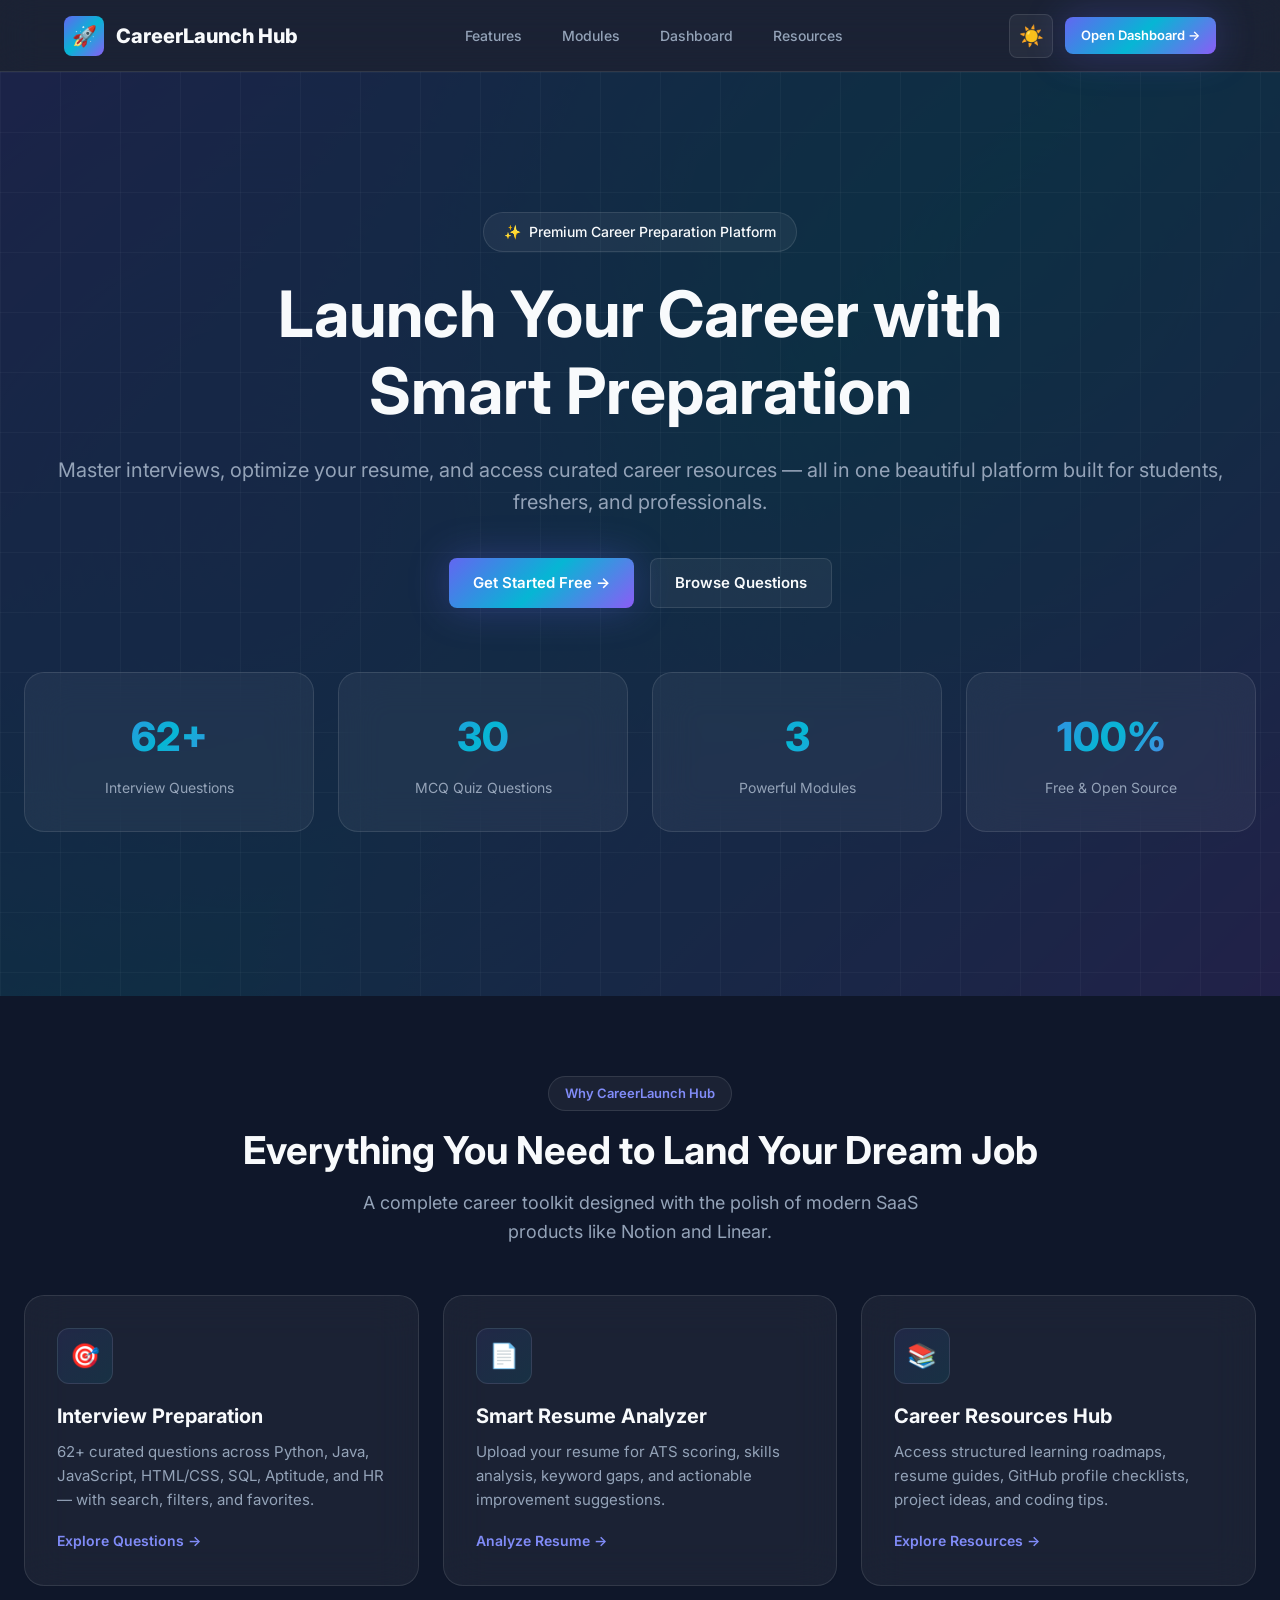
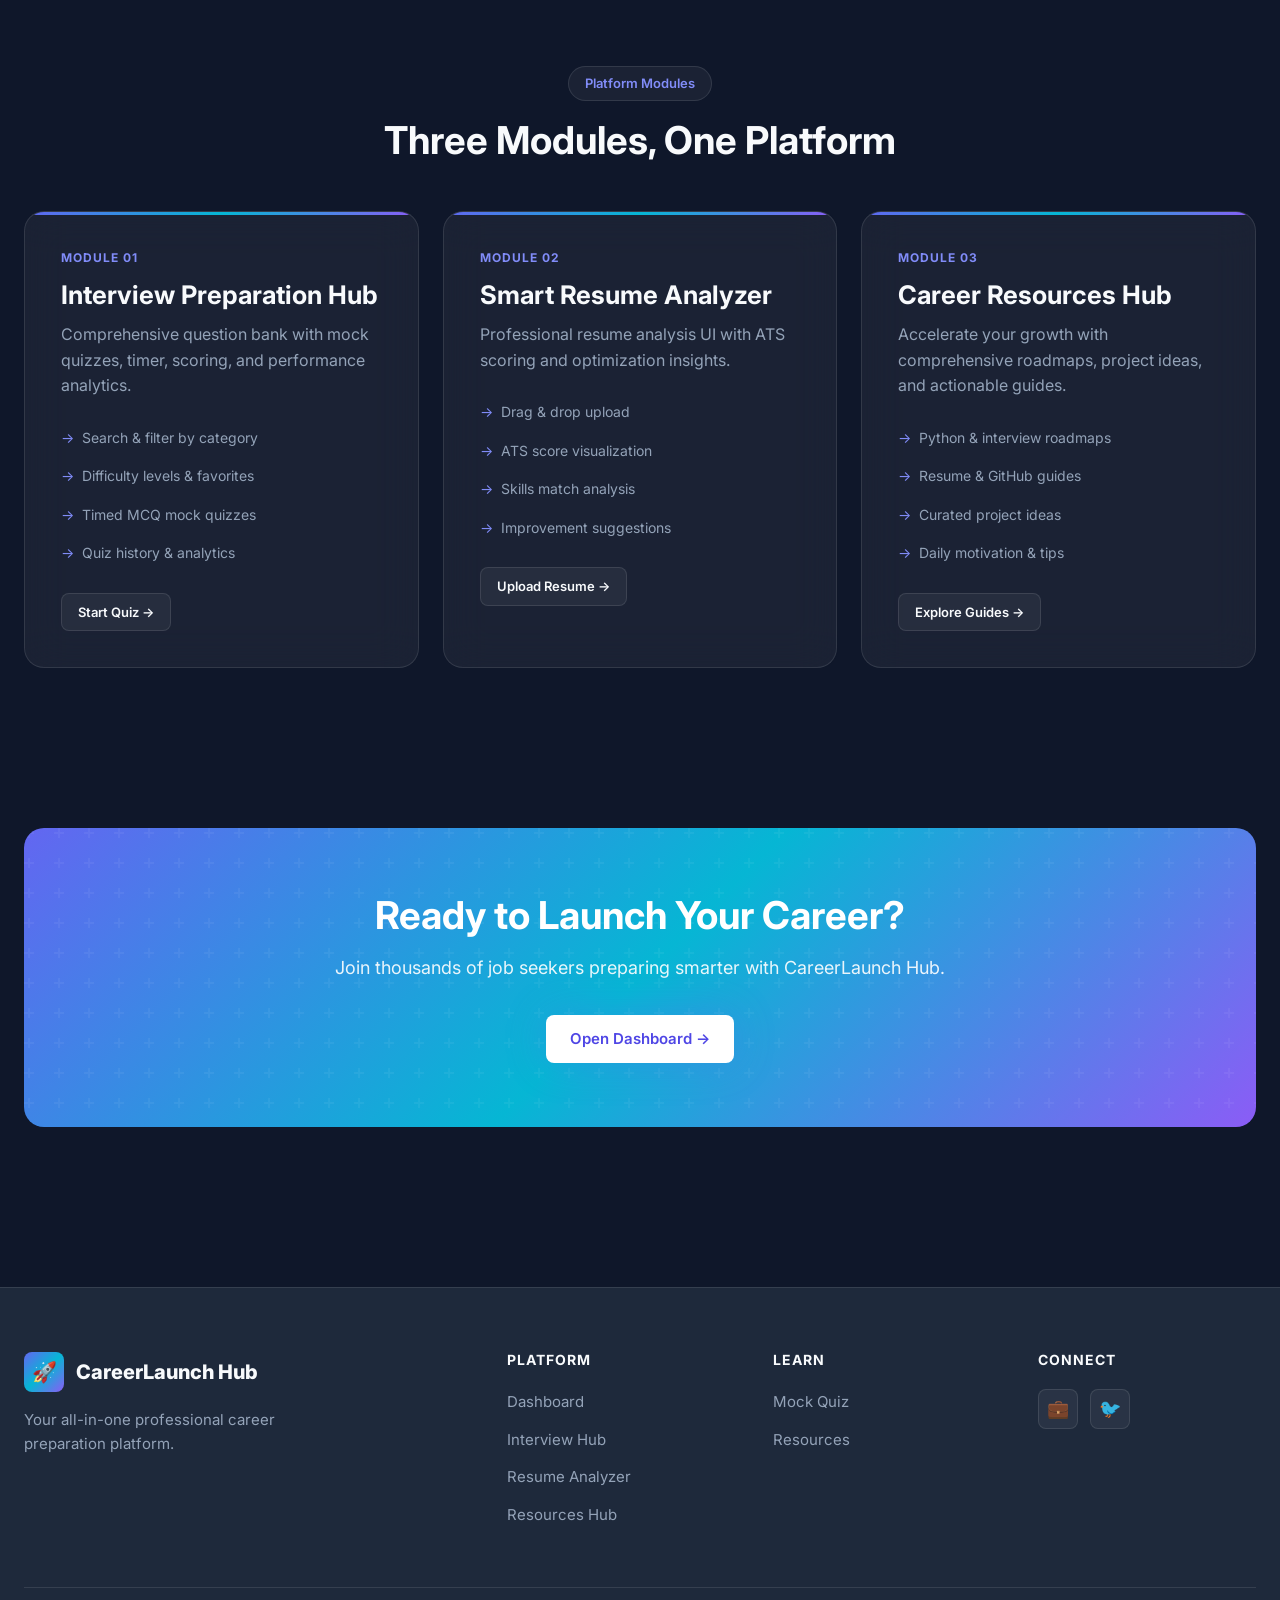
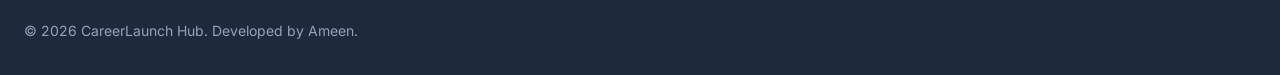
<file: index.html>
<!DOCTYPE html>
<html lang="en">
<head>
  <meta charset="UTF-8">
  <meta name="viewport" content="width=device-width, initial-scale=1.0">
  <meta name="description" content="CareerLaunch Hub - All-in-one career preparation platform with interview prep, smart resume analyzer, and career learning resources.">
  <meta name="keywords" content="career preparation, interview questions, resume analyzer, learning roadmaps, coding tips, mock quiz">
  <title>CareerLaunch Hub | Launch Your Dream Career</title>
  <link rel="preconnect" href="https://fonts.googleapis.com">
  <link rel="preconnect" href="https://fonts.gstatic.com" crossorigin>
  <link href="https://fonts.googleapis.com/css2?family=Inter:wght@400;500;600;700;800&family=JetBrains+Mono:wght@400;500&display=swap" rel="stylesheet">
  <link rel="stylesheet" href="css/style.css">
</head>
<body>
  <div id="loading-screen" class="loading-screen">
    <div class="loader"></div>
    <p class="loader-text">Launching CareerLaunch Hub...</p>
  </div>

  <nav class="navbar landing-nav">
    <div class="navbar-container">
      <a href="index.html" class="navbar-brand">
        <div class="navbar-brand-icon">🚀</div>
        <span>CareerLaunch Hub</span>
      </a>
      <ul class="navbar-nav">
        <li><a href="#features" class="nav-link">Features</a></li>
        <li><a href="#modules" class="nav-link">Modules</a></li>
        <li><a href="dashboard.html" class="nav-link">Dashboard</a></li>
        <li><a href="resources.html" class="nav-link">Resources</a></li>
      </ul>
      <div class="navbar-actions">
        <button id="theme-toggle" class="theme-toggle" aria-label="Toggle theme">☀️</button>
        <a href="dashboard.html" class="btn btn-primary btn-sm">Open Dashboard →</a>
        <button id="menu-toggle" class="menu-toggle" aria-label="Toggle menu">
          <span></span><span></span><span></span>
        </button>
      </div>
    </div>
  </nav>

  <main>
    <section class="landing-hero">
      <div class="hero-bg"></div>
      <div class="hero-grid"></div>
      <div class="container">
        <div class="hero-badge"><span>✨</span> Premium Career Preparation Platform</div>
        <h1>Launch Your Career with <span>Smart</span> Preparation</h1>
        <p class="hero-description">
          Master interviews, optimize your resume, and access curated career resources —
          all in one beautiful platform built for students, freshers, and professionals.
        </p>
        <div class="hero-actions">
          <a href="dashboard.html" class="btn btn-primary">Get Started Free →</a>
          <a href="interview.html" class="btn btn-secondary">Browse Questions</a>
        </div>

        <div class="landing-stats">
          <div class="landing-stat glass-card">
            <div class="landing-stat-value">62+</div>
            <div class="landing-stat-label">Interview Questions</div>
          </div>
          <div class="landing-stat glass-card">
            <div class="landing-stat-value">30</div>
            <div class="landing-stat-label">MCQ Quiz Questions</div>
          </div>
          <div class="landing-stat glass-card">
            <div class="landing-stat-value">3</div>
            <div class="landing-stat-label">Powerful Modules</div>
          </div>
          <div class="landing-stat glass-card">
            <div class="landing-stat-value">100%</div>
            <div class="landing-stat-label">Free & Open Source</div>
          </div>
        </div>
      </div>
    </section>

    <section id="features" class="section">
      <div class="container">
        <div class="section-header">
          <span class="section-badge">Why CareerLaunch Hub</span>
          <h2>Everything You Need to Land Your Dream Job</h2>
          <p>A complete career toolkit designed with the polish of modern SaaS products like Notion and Linear.</p>
        </div>
        <div class="features-grid">
          <div class="feature-card glass-card">
            <div class="feature-icon">🎯</div>
            <h3>Interview Preparation</h3>
            <p>62+ curated questions across Python, Java, JavaScript, HTML/CSS, SQL, Aptitude, and HR — with search, filters, and favorites.</p>
            <a href="interview.html" class="feature-link">Explore Questions →</a>
          </div>
          <div class="feature-card glass-card">
            <div class="feature-icon">📄</div>
            <h3>Smart Resume Analyzer</h3>
            <p>Upload your resume for ATS scoring, skills analysis, keyword gaps, and actionable improvement suggestions.</p>
            <a href="resume-analyzer.html" class="feature-link">Analyze Resume →</a>
          </div>
          <div class="feature-card glass-card">
            <div class="feature-icon">📚</div>
            <h3>Career Resources Hub</h3>
            <p>Access structured learning roadmaps, resume guides, GitHub profile checklists, project ideas, and coding tips.</p>
            <a href="resources.html" class="feature-link">Explore Resources →</a>
          </div>
        </div>
      </div>
    </section>

    <section id="modules" class="section" style="padding-top: 0;">
      <div class="container">
        <div class="section-header">
          <span class="section-badge">Platform Modules</span>
          <h2>Three Modules, One Platform</h2>
        </div>
        <div class="landing-modules">
          <div class="module-card glass-card">
            <div class="module-number">Module 01</div>
            <h3>Interview Preparation Hub</h3>
            <p>Comprehensive question bank with mock quizzes, timer, scoring, and performance analytics.</p>
            <ul class="module-features">
              <li>Search & filter by category</li>
              <li>Difficulty levels & favorites</li>
              <li>Timed MCQ mock quizzes</li>
              <li>Quiz history & analytics</li>
            </ul>
            <a href="quiz.html" class="btn btn-secondary btn-sm">Start Quiz →</a>
          </div>
          <div class="module-card glass-card">
            <div class="module-number">Module 02</div>
            <h3>Smart Resume Analyzer</h3>
            <p>Professional resume analysis UI with ATS scoring and optimization insights.</p>
            <ul class="module-features">
              <li>Drag & drop upload</li>
              <li>ATS score visualization</li>
              <li>Skills match analysis</li>
              <li>Improvement suggestions</li>
            </ul>
            <a href="resume-analyzer.html" class="btn btn-secondary btn-sm">Upload Resume →</a>
          </div>
          <div class="module-card glass-card">
            <div class="module-number">Module 03</div>
            <h3>Career Resources Hub</h3>
            <p>Accelerate your growth with comprehensive roadmaps, project ideas, and actionable guides.</p>
            <ul class="module-features">
              <li>Python & interview roadmaps</li>
              <li>Resume & GitHub guides</li>
              <li>Curated project ideas</li>
              <li>Daily motivation & tips</li>
            </ul>
            <a href="resources.html" class="btn btn-secondary btn-sm">Explore Guides →</a>
          </div>
        </div>
      </div>
    </section>

    <section class="cta-section">
      <div class="container">
        <div class="cta-card glass-card">
          <h2>Ready to Launch Your Career?</h2>
          <p>Join thousands of job seekers preparing smarter with CareerLaunch Hub.</p>
          <a href="dashboard.html" class="btn btn-primary">Open Dashboard →</a>
        </div>
      </div>
    </section>
  </main>

  <footer class="footer">
    <div class="container">
      <div class="footer-grid">
        <div class="footer-brand">
          <a href="index.html" class="navbar-brand">
            <div class="navbar-brand-icon">🚀</div>
            <span>CareerLaunch Hub</span>
          </a>
          <p>Your all-in-one professional career preparation platform.</p>
        </div>
        <div>
          <h4 class="footer-heading">Platform</h4>
          <ul class="footer-links">
            <li><a href="dashboard.html">Dashboard</a></li>
            <li><a href="interview.html">Interview Hub</a></li>
            <li><a href="resume-analyzer.html">Resume Analyzer</a></li>
            <li><a href="resources.html">Resources Hub</a></li>
          </ul>
        </div>
        <div>
          <h4 class="footer-heading">Learn</h4>
          <ul class="footer-links">
            <li><a href="quiz.html">Mock Quiz</a></li>
            <li><a href="resources.html">Resources</a></li>
          </ul>
        </div>
        <div>
          <h4 class="footer-heading">Connect</h4>
          <div class="social-links">
            <a href="#" class="social-link" aria-label="LinkedIn">💼</a>
            <a href="#" class="social-link" aria-label="Twitter">🐦</a>
          </div>
        </div>
      </div>
      <div class="footer-bottom">
        <p>&copy; 2026 CareerLaunch Hub. Developed by Ameen.</p>
      </div>
    </div>
  </footer>

  <script src="js/app.js"></script>
</body>
</html>
</file>
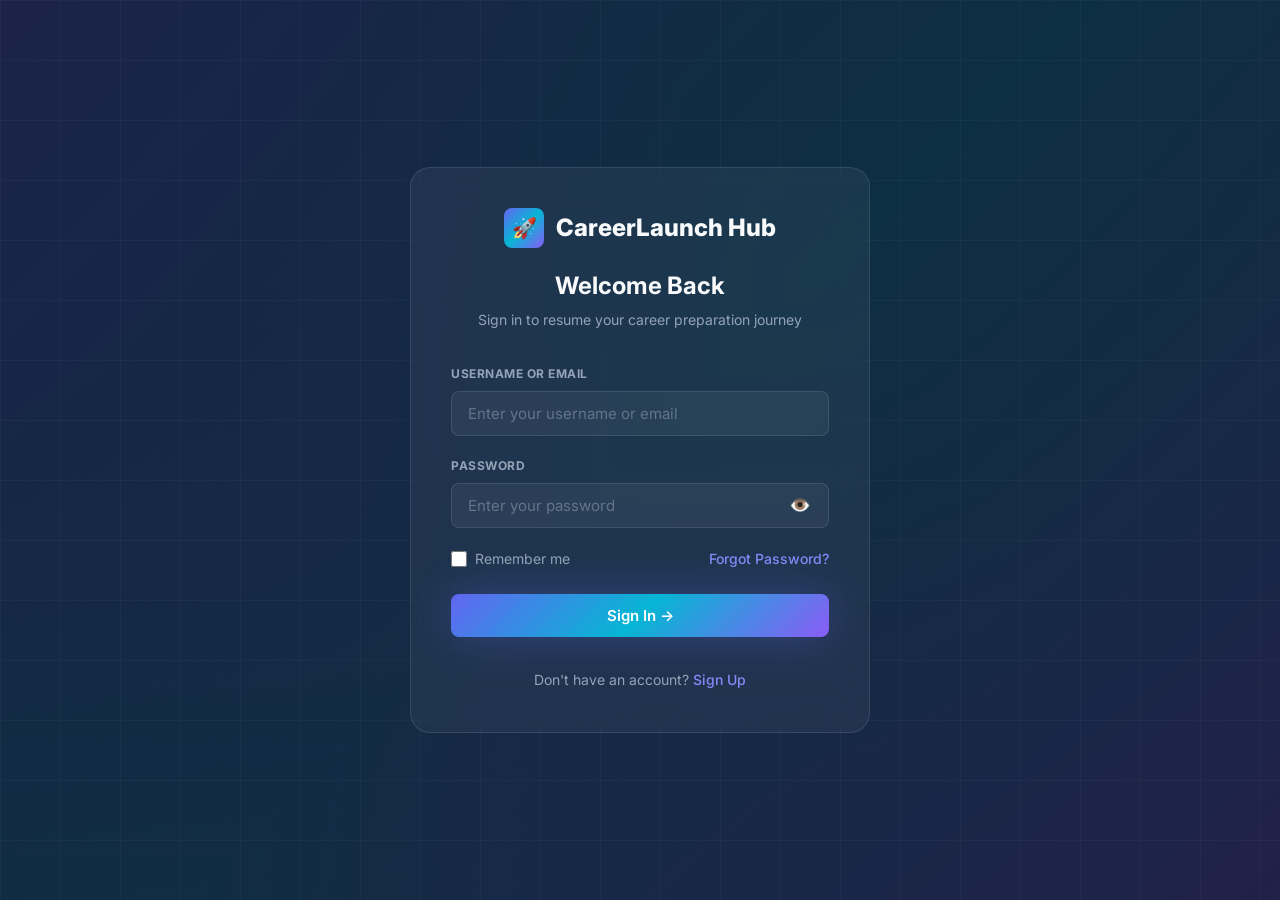
<file: coding-playground.html>
<!DOCTYPE html>
<html lang="en">
<head>
  <meta charset="UTF-8">
  <meta name="viewport" content="width=device-width, initial-scale=1.0">
  <meta name="description" content="Split screen interactive HTML, CSS, and JS compiler playground with preset app templates.">
  <title>Coding Playground | CareerLaunch Hub</title>
  <script src="js/authentication.js"></script>
  <link rel="preconnect" href="https://fonts.googleapis.com">
  <link rel="preconnect" href="https://fonts.gstatic.com" crossorigin>
  <link href="https://fonts.googleapis.com/css2?family=Inter:wght@400;500;600;700;800&family=JetBrains+Mono:wght@400;500&display=swap" rel="stylesheet">
  <link rel="stylesheet" href="css/style.css">
  <link rel="stylesheet" href="css/playground.css">
</head>
<body>
  <div id="loading-screen" class="loading-screen">
    <div class="loader"></div>
    <p class="loader-text">Loading Coding Playground...</p>
  </div>
  <div id="sidebar-overlay" class="sidebar-overlay"></div>

  <div class="app-layout">
    <!-- Sidebar -->
    <aside id="sidebar" class="sidebar">
      <a href="index.html" class="sidebar-brand">
        <div class="sidebar-brand-icon">🚀</div>
        <span>CareerLaunch Hub</span>
      </a>
      <nav class="sidebar-nav">
        <div class="sidebar-section-header">Core</div>
        <a href="dashboard.html" class="sidebar-link"><span class="sidebar-link-icon">📊</span> Dashboard</a>
        
        <div class="sidebar-section-header">Practice</div>
        <a href="interview-simulator.html" class="sidebar-link"><span class="sidebar-link-icon">🤖</span> Interview Simulator</a>
        <a href="interview.html" class="sidebar-link"><span class="sidebar-link-icon">🎯</span> Interview Hub</a>
        <a href="quiz.html" class="sidebar-link"><span class="sidebar-link-icon">🧠</span> Mock Quiz</a>
        <a href="coding-playground.html" class="sidebar-link"><span class="sidebar-link-icon">💻</span> Coding Playground</a>
        
        <div class="sidebar-section-header">Planning</div>
        <a href="roadmaps.html" class="sidebar-link"><span class="sidebar-link-icon">🗺️</span> Roadmaps</a>
        <a href="study-planner.html" class="sidebar-link"><span class="sidebar-link-icon">📅</span> Study Planner</a>
        <a href="notes.html" class="sidebar-link"><span class="sidebar-link-icon">📝</span> Personal Notes</a>
        <a href="resume-analyzer.html" class="sidebar-link"><span class="sidebar-link-icon">📄</span> Resume Analyzer</a>
        
        <div class="sidebar-section-header">System</div>
        <a href="resources.html" class="sidebar-link"><span class="sidebar-link-icon">📚</span> Resources</a>
        <a href="profile.html" class="sidebar-link"><span class="sidebar-link-icon">👤</span> Profile</a>
      </nav>
      <div class="sidebar-footer">
        <button class="theme-toggle-btn theme-toggle" style="width:100%;" aria-label="Toggle theme">☀️</button>
      </div>
    </aside>

    <div class="app-main">
      <header class="app-header">
        <div class="app-header-left">
          <button id="sidebar-toggle" class="sidebar-toggle" aria-label="Toggle sidebar">☰</button>
          <div class="app-header-title">
            <h1>Coding Playground</h1>
            <p>Write, compile, and debug HTML, CSS, and JS with real-time feedback</p>
          </div>
        </div>
      </header>

      <main>
        <div class="app-content">
          <!-- Control Bar -->
          <div class="glass-card playground-controls-bar">
            <div class="controls-left">
              <label for="template-select" style="font-size: 0.8125rem; font-weight: 600; color: var(--text-secondary);">Load Preset:</label>
              <select id="template-select" class="template-dropdown">
                <option value="" disabled selected>Select Template...</option>
                <option value="counter">Counter Application</option>
                <option value="clock">Digital Clock</option>
                <option value="card">Sleek Product Card</option>
              </select>
            </div>
            <div class="controls-right">
              <button class="btn btn-secondary btn-sm" id="clear-btn">Clear All</button>
              <button class="btn btn-secondary btn-sm" id="copy-btn">Copy Code</button>
              <button class="btn btn-secondary btn-sm" id="download-btn">Download HTML</button>
              <button class="btn btn-primary btn-sm" id="run-btn">Run Code ➔</button>
            </div>
          </div>

          <!-- Main Layout -->
          <div class="playground-grid">
            <!-- Left Editors Area -->
            <div class="glass-card editor-panel">
              <div class="editor-tabs-header">
                <button class="editor-tab-btn active" data-tab="html">HTML</button>
                <button class="editor-tab-btn" data-tab="css">CSS</button>
                <button class="editor-tab-btn" data-tab="js">JavaScript</button>
              </div>
              
              <div class="editor-textarea-container active" id="html-container">
                <textarea class="editor-textarea" id="html-code" spellcheck="false" placeholder="<!-- Write your HTML structure here -->"></textarea>
              </div>
              <div class="editor-textarea-container" id="css-container">
                <textarea class="editor-textarea" id="css-code" spellcheck="false" placeholder="/* Write your CSS rules here */"></textarea>
              </div>
              <div class="editor-textarea-container" id="js-container">
                <textarea class="editor-textarea" id="js-code" spellcheck="false" placeholder="// Write your JavaScript logic here"></textarea>
              </div>
            </div>

            <!-- Right Preview Area -->
            <div class="glass-card preview-panel">
              <div class="preview-header">
                <div style="display: flex; align-items: center;">
                  <span class="preview-dot" id="preview-status-dot"></span>
                  <span style="font-size: 0.8125rem; font-weight: 700; text-transform: uppercase; color: var(--text-secondary); letter-spacing: 0.5px;">Live Output</span>
                </div>
                <div style="font-size: 0.75rem; color: var(--text-muted);">Sandboxed Environment</div>
              </div>
              <iframe class="preview-iframe" id="preview-iframe" title="Playground Preview Code Pane"></iframe>
            </div>
          </div>
        </div>
      </main>
    </div>
  </div>

  <script src="js/app.js"></script>
  <script src="js/authentication.js"></script>
  <script src="js/playground.js"></script>
</body>
</html>
</file>
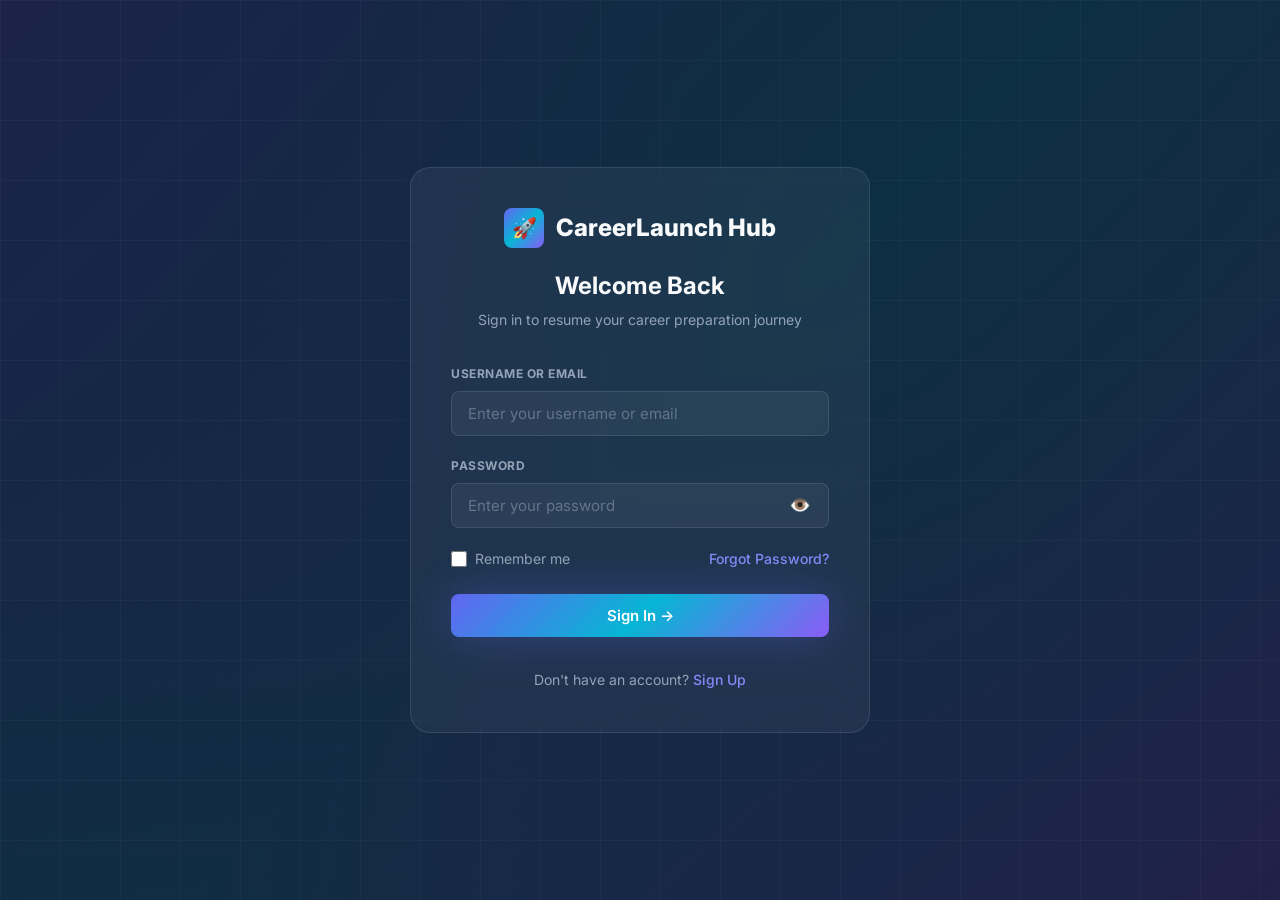
<file: interview-simulator.html>
<!DOCTYPE html>
<html lang="en">
<head>
  <meta charset="UTF-8">
  <meta name="viewport" content="width=device-width, initial-scale=1.0">
  <meta name="description" content="Smart interactive mock interview simulator with HR, Python, JS, SQL, and Full Stack categories.">
  <title>Mock Interview Simulator | CareerLaunch Hub</title>
  <script src="js/authentication.js"></script>
  <link rel="preconnect" href="https://fonts.googleapis.com">
  <link rel="preconnect" href="https://fonts.gstatic.com" crossorigin>
  <link href="https://fonts.googleapis.com/css2?family=Inter:wght@400;500;600;700;800&family=JetBrains+Mono:wght@400;500&display=swap" rel="stylesheet">
  <link rel="stylesheet" href="css/style.css">
  <link rel="stylesheet" href="css/interview-simulator.css">
</head>
<body>
  <div id="loading-screen" class="loading-screen">
    <div class="loader"></div>
    <p class="loader-text">Loading Interview Simulator...</p>
  </div>
  <div id="sidebar-overlay" class="sidebar-overlay"></div>

  <div class="app-layout">
    <!-- Sidebar -->
    <aside id="sidebar" class="sidebar">
      <a href="index.html" class="sidebar-brand">
        <div class="sidebar-brand-icon">🚀</div>
        <span>CareerLaunch Hub</span>
      </a>
      <nav class="sidebar-nav">
        <div class="sidebar-section-header">Core</div>
        <a href="dashboard.html" class="sidebar-link"><span class="sidebar-link-icon">📊</span> Dashboard</a>
        
        <div class="sidebar-section-header">Practice</div>
        <a href="interview-simulator.html" class="sidebar-link"><span class="sidebar-link-icon">🤖</span> Interview Simulator</a>
        <a href="interview.html" class="sidebar-link"><span class="sidebar-link-icon">🎯</span> Interview Hub</a>
        <a href="quiz.html" class="sidebar-link"><span class="sidebar-link-icon">🧠</span> Mock Quiz</a>
        <a href="coding-playground.html" class="sidebar-link"><span class="sidebar-link-icon">💻</span> Coding Playground</a>
        
        <div class="sidebar-section-header">Planning</div>
        <a href="roadmaps.html" class="sidebar-link"><span class="sidebar-link-icon">🗺️</span> Roadmaps</a>
        <a href="study-planner.html" class="sidebar-link"><span class="sidebar-link-icon">📅</span> Study Planner</a>
        <a href="notes.html" class="sidebar-link"><span class="sidebar-link-icon">📝</span> Personal Notes</a>
        <a href="resume-analyzer.html" class="sidebar-link"><span class="sidebar-link-icon">📄</span> Resume Analyzer</a>
        
        <div class="sidebar-section-header">System</div>
        <a href="resources.html" class="sidebar-link"><span class="sidebar-link-icon">📚</span> Resources</a>
        <a href="profile.html" class="sidebar-link"><span class="sidebar-link-icon">👤</span> Profile</a>
      </nav>
      <div class="sidebar-footer">
        <button class="theme-toggle-btn theme-toggle" style="width:100%;" aria-label="Toggle theme">☀️</button>
      </div>
    </aside>

    <div class="app-main">
      <header class="app-header">
        <div class="app-header-left">
          <button id="sidebar-toggle" class="sidebar-toggle" aria-label="Toggle sidebar">☰</button>
          <div class="app-header-title">
            <h1>Mock Interview Simulator</h1>
            <p>Mock conversational interviewer evaluating technical capability and communication</p>
          </div>
        </div>
      </header>

      <main>
        <div class="app-content">
          <canvas id="confetti-canvas" style="position:fixed; inset:0; pointer-events:none; z-index:9999; width:100%; height:100%;"></canvas>
          
          <div class="simulator-container">
            <!-- Left Config Sidebar -->
            <div class="simulator-sidebar">
              <div class="glass-card avatar-preview-card">
                <div class="avatar-large" id="interviewer-avatar">👩‍💼</div>
                <div class="avatar-status-dot"></div>
                <h3 class="avatar-name" id="interviewer-name">Sarah Jenkins</h3>
                <span class="avatar-title" id="interviewer-title">HR Recruiter</span>
              </div>
              
              <div class="glass-card" style="padding: 20px;">
                <h4 style="margin-bottom: 12px; font-size: 0.875rem; text-transform: uppercase; color: var(--text-secondary);">Select Domain</h4>
                <div class="mode-selector-list">
                  <button class="mode-btn active" data-mode="hr"><span class="mode-icon">👩‍💼</span> HR Interview</button>
                  <button class="mode-btn" data-mode="python"><span class="mode-icon">🐍</span> Python Interview</button>
                  <button class="mode-btn" data-mode="javascript"><span class="mode-icon">💻</span> JS Interview</button>
                  <button class="mode-btn" data-mode="sql"><span class="mode-icon">🗄️</span> SQL Interview</button>
                  <button class="mode-btn" data-mode="fullstack"><span class="mode-icon">🚀</span> Full Stack Interview</button>
                </div>
              </div>
            </div>

            <!-- Right Main Area -->
            <div class="glass-card simulator-console" style="overflow: hidden; padding: 0;">
              
              <!-- Setup View -->
              <div id="setup-panel" style="padding: 40px; text-align: center; margin: auto 0; display: flex; flex-direction: column; align-items: center; justify-content: center; height: 100%;">
                <div style="font-size: 4rem; margin-bottom: 24px;">🤖</div>
                <h2 style="margin-bottom: 12px;">Ready to Start Your Mock Interview?</h2>
                <p style="color: var(--text-secondary); max-width: 500px; margin: 0 auto 32px;">
                  Test your skills in interactive chat sessions. The virtual interviewer will ask you five technical and communication questions and compile instant breakdown performance scores.
                </p>
                <button class="btn btn-primary" id="start-btn">Start Mock Session →</button>
              </div>

              <!-- Chat View -->
              <div id="chat-panel" style="display: none; flex-direction: column; height: 100%;">
                <div class="chat-messages-container" id="chat-box">
                  <!-- Messages injected here -->
                </div>
                
                <div class="chat-input-area">
                  <div class="chat-input-wrapper">
                    <textarea class="chat-textarea" id="user-response-input" placeholder="Type your detailed response here... (Press Enter to Send)"></textarea>
                    <div class="chat-controls">
                      <button class="btn btn-secondary" id="skip-btn" title="Skip Question">Skip</button>
                      <button class="btn btn-danger" id="end-btn" title="End Session">End</button>
                      <button class="btn btn-primary" id="send-btn">Send ➔</button>
                    </div>
                  </div>
                  <div style="display: flex; justify-content: space-between; margin-top: 8px; font-size: 0.75rem; color: var(--text-muted);">
                    <span id="char-count">0 characters</span>
                    <span>Shift + Enter for new line</span>
                  </div>
                </div>
              </div>

              <!-- Summary / Performance Feedback View -->
              <div id="summary-panel" class="summary-container" style="display: none; padding: 40px; overflow-y: auto; height: 100%;">
                <div class="summary-header">
                  <span style="font-size: 3.5rem; display: block; margin-bottom: 12px;">🏆</span>
                  <h2>Interview Performance Breakdown</h2>
                  <p style="color: var(--text-secondary);">Here is how you performed in your simulated interview.</p>
                </div>

                <div class="summary-score-grid">
                  <div class="glass-card score-radial-card">
                    <div class="radial-percentage" id="tech-score-val">0%</div>
                    <div class="radial-label">Technical Score</div>
                  </div>
                  <div class="glass-card score-radial-card">
                    <div class="radial-percentage" id="comm-score-val">0%</div>
                    <div class="radial-label">Communication</div>
                  </div>
                  <div class="glass-card score-radial-card">
                    <div class="radial-percentage" id="conf-score-val">0%</div>
                    <div class="radial-label">Confidence</div>
                  </div>
                </div>

                <div class="glass-card feedback-details-card">
                  <h3 style="font-size: 1.125rem; border-bottom: 1px solid var(--border-glass); padding-bottom: 12px;">Detailed Feedback & Recommendations</h3>
                  <ul class="feedback-list" id="feedback-tips-list">
                    <!-- Feedback tips dynamic -->
                  </ul>
                </div>

                <div class="summary-actions">
                  <button class="btn btn-primary" id="restart-btn">Restart Interview</button>
                  <a href="dashboard.html" class="btn btn-secondary">Go to Dashboard</a>
                </div>
              </div>

            </div>
          </div>
        </div>
      </main>
    </div>
  </div>

  <script src="js/app.js"></script>
  <script src="js/authentication.js"></script>
  <script src="js/interview-simulator.js"></script>
</body>
</html>
</file>
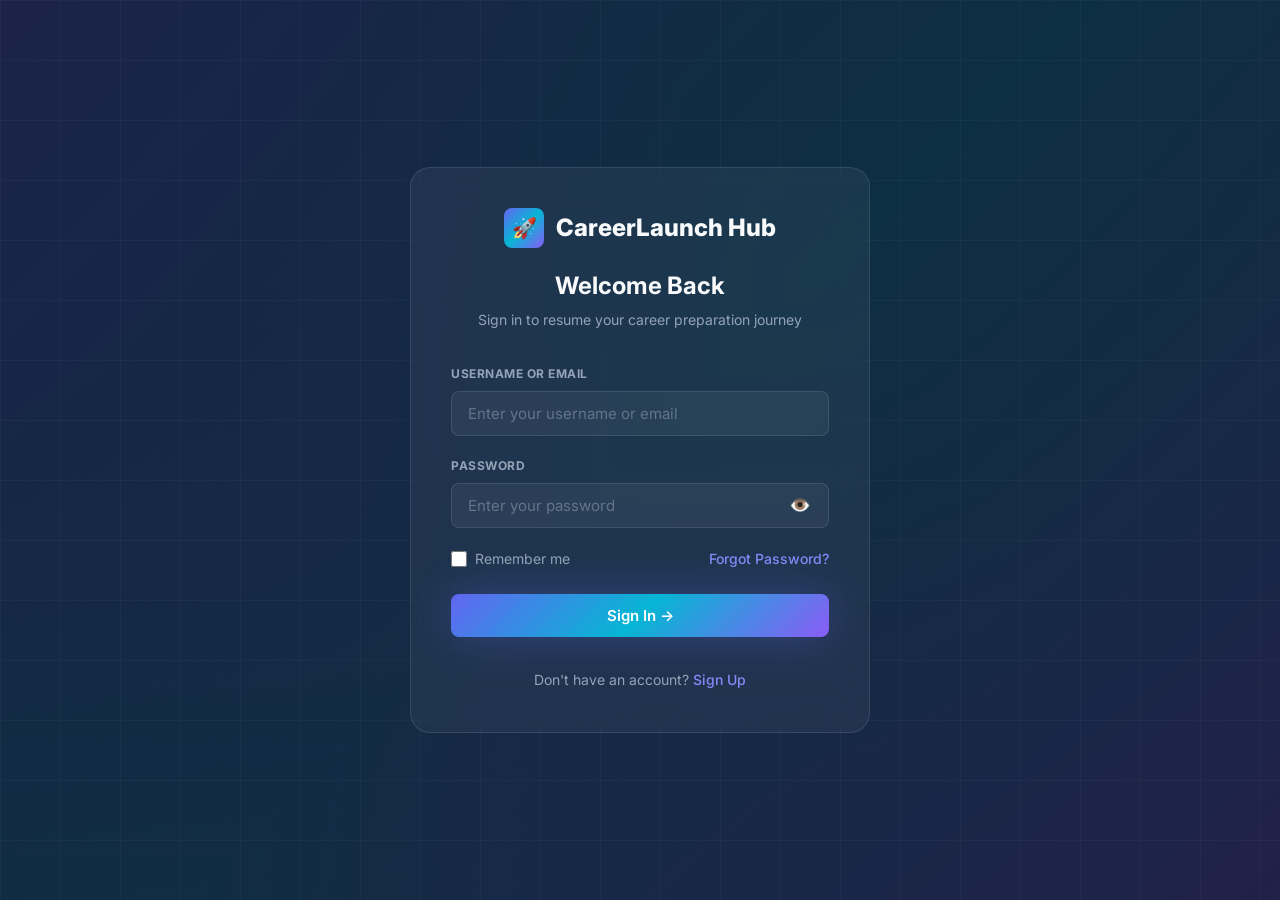
<file: interview.html>
<!DOCTYPE html>
<html lang="en">
<head>
  <meta charset="UTF-8">
  <meta name="viewport" content="width=device-width, initial-scale=1.0">
  <meta name="description" content="62+ interview questions across Python, Java, JavaScript, HTML/CSS, SQL, Aptitude, and HR.">
  <title>Interview Hub | CareerLaunch AI</title>
  <script src="js/authentication.js"></script>
  <link rel="preconnect" href="https://fonts.googleapis.com">
  <link rel="preconnect" href="https://fonts.gstatic.com" crossorigin>
  <link href="https://fonts.googleapis.com/css2?family=Inter:wght@400;500;600;700;800&family=JetBrains+Mono:wght@400;500&display=swap" rel="stylesheet">
  <link rel="stylesheet" href="css/style.css">
  <link rel="stylesheet" href="css/interview.css">
</head>
<body>
  <div id="loading-screen" class="loading-screen">
    <div class="loader"></div>
    <p class="loader-text">Loading Interview Hub...</p>
  </div>
  <div id="sidebar-overlay" class="sidebar-overlay"></div>

  <div class="app-layout">
    <aside id="sidebar" class="sidebar">
      <a href="index.html" class="sidebar-brand">
        <div class="sidebar-brand-icon">🚀</div>
        <span>CareerLaunch AI</span>
      </a>
      <nav class="sidebar-nav">
        <a href="dashboard.html" class="sidebar-link"><span class="sidebar-link-icon">📊</span> Dashboard</a>
        <a href="interview.html" class="sidebar-link"><span class="sidebar-link-icon">🎯</span> Interview Hub</a>
        <a href="quiz.html" class="sidebar-link"><span class="sidebar-link-icon">🧠</span> Mock Quiz</a>
        <a href="resume-analyzer.html" class="sidebar-link"><span class="sidebar-link-icon">📄</span> Resume Analyzer</a>
        <a href="resources.html" class="sidebar-link"><span class="sidebar-link-icon">📚</span> Resources</a>
        <a href="profile.html" class="sidebar-link"><span class="sidebar-link-icon">👤</span> Profile</a>
      </nav>
      <div class="sidebar-footer">
        <button class="theme-toggle-btn theme-toggle" style="width:100%;" aria-label="Toggle theme">☀️</button>
      </div>
    </aside>

    <div class="app-main">
      <header class="app-header">
        <div class="app-header-left">
          <button id="sidebar-toggle" class="sidebar-toggle" aria-label="Toggle sidebar">☰</button>
          <div class="app-header-title">
            <h1>Interview Preparation Hub</h1>
            <p>Search, filter, and master <span id="question-count">62</span> curated questions</p>
          </div>
        </div>
        <a href="quiz.html" class="btn btn-primary btn-sm">Take Quiz →</a>
      </header>

      <main>
        <div class="app-content">
          <div class="interview-stats">
            <div class="interview-stat glass-card">
              <div class="interview-stat-value">62+</div>
              <div class="interview-stat-label">Total Questions</div>
            </div>
            <div class="interview-stat glass-card">
              <div class="interview-stat-value">8</div>
              <div class="interview-stat-label">Categories</div>
            </div>
            <div class="interview-stat glass-card">
              <div class="interview-stat-value" id="favorites-count">0</div>
              <div class="interview-stat-label">Favorites Saved</div>
            </div>
          </div>

          <div class="daily-widget-inline">
            <div class="glass-card">
              <div>
                <div class="daily-label">💡 Question of the Day</div>
                <div class="daily-question" id="daily-question-text">Loading...</div>
              </div>
              <a href="quiz.html" class="btn btn-secondary btn-sm">Test Yourself →</a>
            </div>
          </div>

          <div class="view-tabs">
            <button class="view-tab active" data-view="all">All Questions</button>
            <button class="view-tab" data-view="favorites">❤️ Favorites</button>
          </div>

          <div class="toolbar">
            <div class="search-box">
              <span class="search-icon">🔍</span>
              <input type="text" id="search-input" placeholder="Search questions, answers, categories...">
            </div>
          </div>

          <div class="filter-section">
            <h4>Filter by Category</h4>
            <div class="filter-tags">
              <button class="filter-tag active" data-category="all">All</button>
              <button class="filter-tag" data-category="python">Python</button>
              <button class="filter-tag" data-category="java">Java</button>
              <button class="filter-tag" data-category="javascript">JavaScript</button>
              <button class="filter-tag" data-category="html">HTML</button>
              <button class="filter-tag" data-category="css">CSS</button>
              <button class="filter-tag" data-category="sql">SQL</button>
              <button class="filter-tag" data-category="aptitude">Aptitude</button>
              <button class="filter-tag" data-category="hr">HR</button>
            </div>
          </div>

          <div id="questions-list" class="questions-list"></div>
        </div>
      </main>
    </div>
  </div>

  <script src="js/app.js"></script>
  <script src="js/authentication.js"></script>
  <script src="js/interview.js"></script>
</body>
</html>
</file>
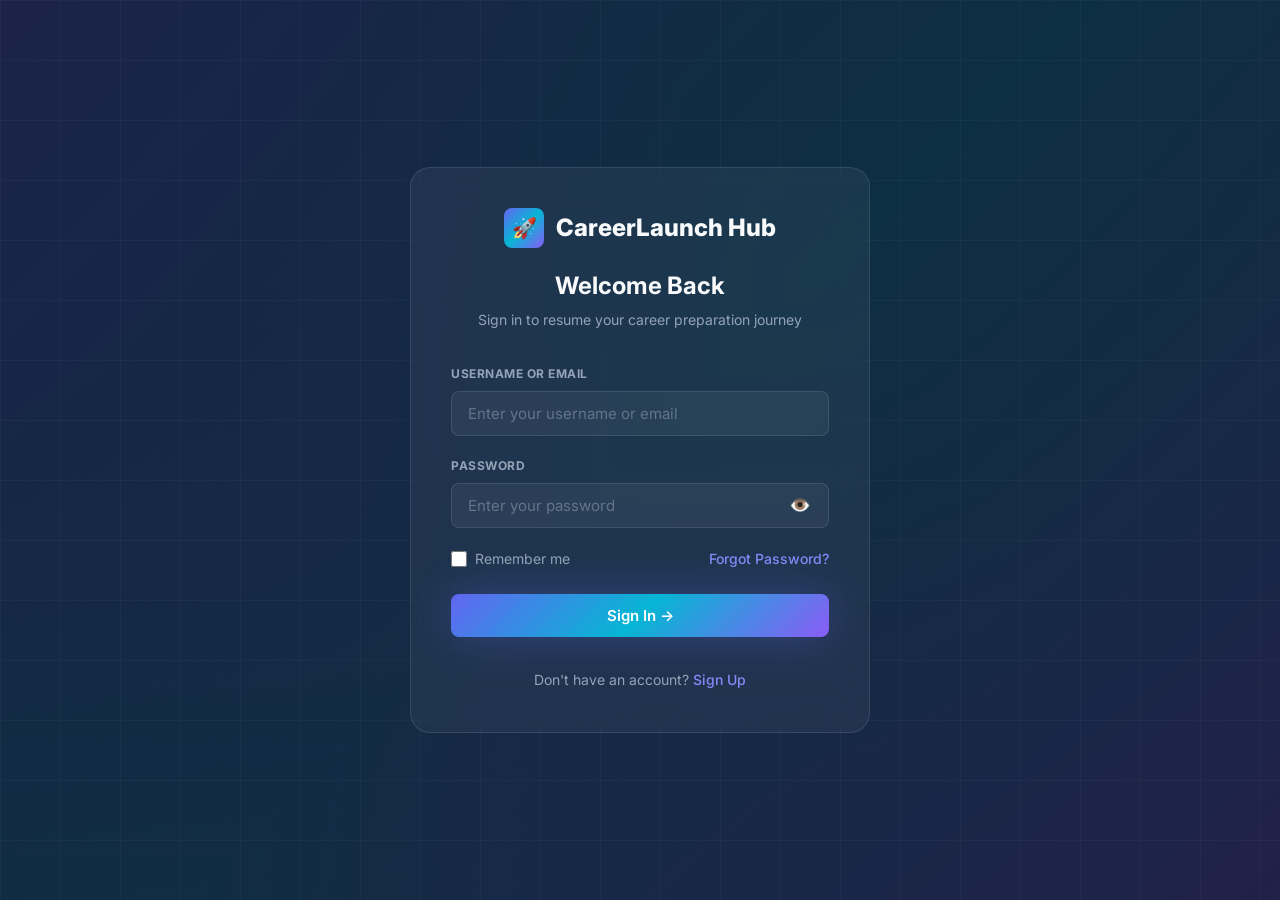
<file: login.html>
<!DOCTYPE html>
<html lang="en">
<head>
  <meta charset="UTF-8">
  <meta name="viewport" content="width=device-width, initial-scale=1.0">
  <meta name="description" content="Sign in to CareerLaunch Hub to track your career progress.">
  <title>Login | CareerLaunch Hub</title>
  <link rel="preconnect" href="https://fonts.googleapis.com">
  <link rel="preconnect" href="https://fonts.gstatic.com" crossorigin>
  <link href="https://fonts.googleapis.com/css2?family=Inter:wght@400;500;600;700;800&family=JetBrains+Mono:wght@400;500&display=swap" rel="stylesheet">
  <link rel="stylesheet" href="css/style.css">
</head>
<body>
  <div id="loading-screen" class="loading-screen">
    <div class="loader"></div>
    <p class="loader-text">Loading...</p>
  </div>

  <div class="auth-wrapper">
    <div class="hero-bg"></div>
    <div class="hero-grid"></div>

    <!-- Login Form Card -->
    <div class="glass-card auth-card" id="login-card">
      <div class="auth-brand">
        <div class="auth-brand-icon">🚀</div>
        <span>CareerLaunch Hub</span>
      </div>

      <div class="auth-header">
        <h2>Welcome Back</h2>
        <p>Sign in to resume your career preparation journey</p>
      </div>

      <form id="login-form">
        <div class="form-group">
          <label for="username">Username or Email</label>
          <input type="text" id="username" placeholder="Enter your username or email" required autocomplete="username">
          <span class="error-message" id="username-error"></span>
        </div>

        <div class="form-group">
          <label for="password">Password</label>
          <div class="password-input-wrapper">
            <input type="password" id="password" placeholder="Enter your password" required autocomplete="current-password">
            <button type="button" class="password-toggle-btn" aria-label="Toggle password visibility">👁️</button>
          </div>
          <span class="error-message" id="password-error"></span>
        </div>

        <div class="form-group-row">
          <label class="checkbox-label">
            <input type="checkbox" id="remember-me">
            <span>Remember me</span>
          </label>
          <a href="#" class="form-link" id="forgot-password-link">Forgot Password?</a>
        </div>

        <button type="submit" class="btn btn-primary" style="width: 100%;">Sign In →</button>
      </form>

      <div class="auth-footer">
        <p>Don't have an account? <a href="register.html" class="form-link">Sign Up</a></p>
      </div>
    </div>

    <!-- Forgot Password Form Card (Hidden by default) -->
    <div class="glass-card auth-card hidden" id="forgot-card">
      <div class="auth-brand">
        <div class="auth-brand-icon">🚀</div>
        <span>CareerLaunch Hub</span>
      </div>

      <div class="auth-header">
        <h2>Reset Password</h2>
        <p>Enter your email to receive a password reset link</p>
      </div>

      <form id="forgot-form">
        <div class="form-group">
          <label for="forgot-email">Email Address</label>
          <input type="email" id="forgot-email" placeholder="Enter your registered email" required>
          <span class="error-message" id="forgot-email-error"></span>
        </div>

        <button type="submit" class="btn btn-primary" style="width: 100%; margin-top: 10px;">Send Reset Link →</button>
      </form>

      <div class="auth-footer">
        <p>Back to <a href="#" class="form-link" id="back-to-login">Sign In</a></p>
      </div>
    </div>

  </div>

  <script src="js/app.js"></script>
  <script src="js/authentication.js"></script>
  <script>
    document.addEventListener('DOMContentLoaded', () => {
      // Toggle Password Visibility
      const passwordInput = document.getElementById('password');
      const togglePasswordBtn = document.querySelector('.password-toggle-btn');
      
      togglePasswordBtn.addEventListener('click', () => {
        const type = passwordInput.getAttribute('type') === 'password' ? 'text' : 'password';
        passwordInput.setAttribute('type', type);
        togglePasswordBtn.textContent = type === 'password' ? '👁️' : '🙈';
      });

      // Toggle Forgot Password Views
      const loginCard = document.getElementById('login-card');
      const forgotCard = document.getElementById('forgot-card');
      const forgotPasswordLink = document.getElementById('forgot-password-link');
      const backToLogin = document.getElementById('back-to-login');

      forgotPasswordLink.addEventListener('click', (e) => {
        e.preventDefault();
        loginCard.classList.add('hidden');
        forgotCard.classList.remove('hidden');
      });

      backToLogin.addEventListener('click', (e) => {
        e.preventDefault();
        forgotCard.classList.add('hidden');
        loginCard.classList.remove('hidden');
      });

      // Handle Login Submit
      const loginForm = document.getElementById('login-form');
      loginForm.addEventListener('submit', (e) => {
        e.preventDefault();
        
        const usernameVal = document.getElementById('username').value.trim();
        const passwordVal = document.getElementById('password').value;
        const rememberMe = document.getElementById('remember-me').checked;

        // Reset errors
        document.getElementById('username-error').textContent = '';
        document.getElementById('password-error').textContent = '';

        if (!usernameVal) {
          document.getElementById('username-error').textContent = 'Username or email is required';
          return;
        }
        if (!passwordVal) {
          document.getElementById('password-error').textContent = 'Password is required';
          return;
        }

        const result = Auth.login(usernameVal, passwordVal, rememberMe);

        if (result.success) {
          App.showToast('Welcome back! Logging you in...', 'success');
          setTimeout(() => {
            window.location.href = 'dashboard.html';
          }, 1000);
        } else {
          App.showToast(result.message, 'error');
          document.getElementById('password-error').textContent = result.message;
        }
      });

      // Handle Forgot Password Submit
      const forgotForm = document.getElementById('forgot-form');
      forgotForm.addEventListener('submit', (e) => {
        e.preventDefault();
        
        const emailVal = document.getElementById('forgot-email').value.trim();
        document.getElementById('forgot-email-error').textContent = '';

        if (!emailVal) {
          document.getElementById('forgot-email-error').textContent = 'Email is required';
          return;
        }

        const result = Auth.resetPassword(emailVal);

        if (result.success) {
          App.showToast(result.message, 'success');
          setTimeout(() => {
            forgotCard.classList.add('hidden');
            loginCard.classList.remove('hidden');
          }, 2000);
        } else {
          App.showToast(result.message, 'error');
          document.getElementById('forgot-email-error').textContent = result.message;
        }
      });
    });
  </script>
</body>
</html>
</file>
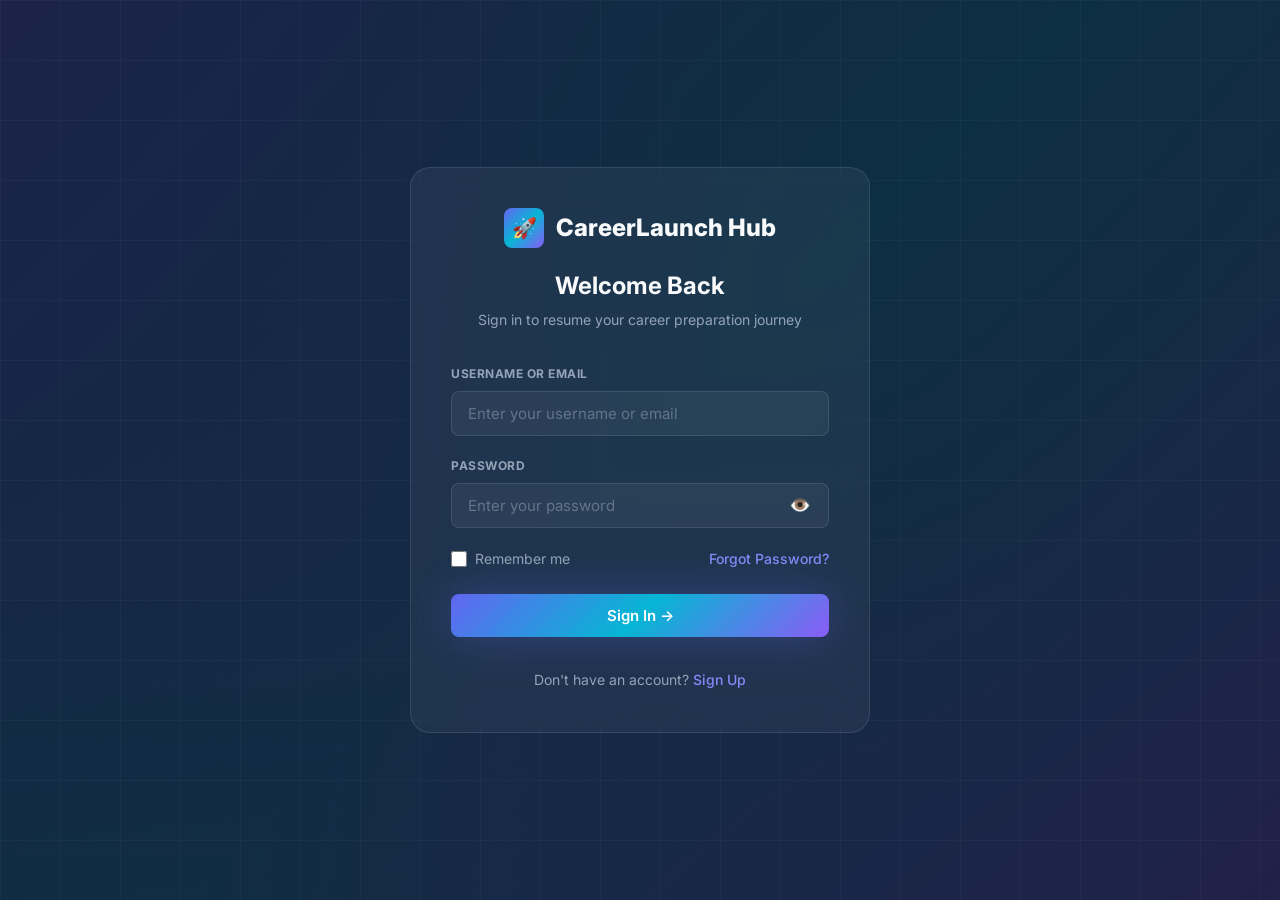
<file: notes.html>
<!DOCTYPE html>
<html lang="en">
<head>
  <meta charset="UTF-8">
  <meta name="viewport" content="width=device-width, initial-scale=1.0">
  <meta name="description" content="Personal notebook and preparation notes with category tags, pinning, and rapid search filtering.">
  <title>Personal Notes | CareerLaunch Hub</title>
  <script src="js/authentication.js"></script>
  <link rel="preconnect" href="https://fonts.googleapis.com">
  <link rel="preconnect" href="https://fonts.gstatic.com" crossorigin>
  <link href="https://fonts.googleapis.com/css2?family=Inter:wght@400;500;600;700;800&family=JetBrains+Mono:wght@400;500&display=swap" rel="stylesheet">
  <link rel="stylesheet" href="css/style.css">
  <link rel="stylesheet" href="css/notes.css">
</head>
<body>
  <div id="loading-screen" class="loading-screen">
    <div class="loader"></div>
    <p class="loader-text">Loading Notes...</p>
  </div>
  <div id="sidebar-overlay" class="sidebar-overlay"></div>

  <div class="app-layout">
    <!-- Sidebar -->
    <aside id="sidebar" class="sidebar">
      <a href="index.html" class="sidebar-brand">
        <div class="sidebar-brand-icon">🚀</div>
        <span>CareerLaunch Hub</span>
      </a>
      <nav class="sidebar-nav">
        <div class="sidebar-section-header">Core</div>
        <a href="dashboard.html" class="sidebar-link"><span class="sidebar-link-icon">📊</span> Dashboard</a>
        
        <div class="sidebar-section-header">Practice</div>
        <a href="interview-simulator.html" class="sidebar-link"><span class="sidebar-link-icon">🤖</span> Interview Simulator</a>
        <a href="interview.html" class="sidebar-link"><span class="sidebar-link-icon">🎯</span> Interview Hub</a>
        <a href="quiz.html" class="sidebar-link"><span class="sidebar-link-icon">🧠</span> Mock Quiz</a>
        <a href="coding-playground.html" class="sidebar-link"><span class="sidebar-link-icon">💻</span> Coding Playground</a>
        
        <div class="sidebar-section-header">Planning</div>
        <a href="roadmaps.html" class="sidebar-link"><span class="sidebar-link-icon">🗺️</span> Roadmaps</a>
        <a href="study-planner.html" class="sidebar-link"><span class="sidebar-link-icon">📅</span> Study Planner</a>
        <a href="notes.html" class="sidebar-link"><span class="sidebar-link-icon">📝</span> Personal Notes</a>
        <a href="resume-analyzer.html" class="sidebar-link"><span class="sidebar-link-icon">📄</span> Resume Analyzer</a>
        
        <div class="sidebar-section-header">System</div>
        <a href="resources.html" class="sidebar-link"><span class="sidebar-link-icon">📚</span> Resources</a>
        <a href="profile.html" class="sidebar-link"><span class="sidebar-link-icon">👤</span> Profile</a>
      </nav>
      <div class="sidebar-footer">
        <button class="theme-toggle-btn theme-toggle" style="width:100%;" aria-label="Toggle theme">☀️</button>
      </div>
    </aside>

    <div class="app-main">
      <header class="app-header">
        <div class="app-header-left">
          <button id="sidebar-toggle" class="sidebar-toggle" aria-label="Toggle sidebar">☰</button>
          <div class="app-header-title">
            <h1>Personal Notes</h1>
            <p>Save concepts, write templates, and review interview preparation insights</p>
          </div>
        </div>
      </header>

      <main>
        <div class="app-content">
          <!-- Toolbar -->
          <div class="notes-header-actions">
            <div class="notes-search-wrapper">
              <div class="search-box" style="flex: 1; margin: 0;">
                <span class="search-icon">🔍</span>
                <input type="text" id="notes-search" placeholder="Search notes by keyword, title, or category...">
              </div>
            </div>
            <button class="btn btn-primary" id="add-note-btn">Create Note +</button>
          </div>

          <!-- Empty State -->
          <div id="notes-empty-state" class="glass-card" style="display: none; padding: 48px; text-align: center; max-width: 400px; margin: 40px auto;">
            <div style="font-size: 3rem; margin-bottom: 16px;">📝</div>
            <h3 style="margin-bottom: 8px;">No Notes Found</h3>
            <p style="color: var(--text-secondary); font-size: 0.875rem;">Create a note to save your interview topics, questions, and revision summaries.</p>
          </div>

          <!-- Pinned Section -->
          <section class="notes-section" id="pinned-section" style="display: none;">
            <h2 class="notes-section-title">📌 Pinned Notes</h2>
            <div class="notes-grid" id="pinned-notes-grid">
              <!-- Cards dynamically injected here -->
            </div>
          </section>

          <!-- All Notes Section -->
          <section class="notes-section" id="regular-section" style="display: none;">
            <h2 class="notes-section-title">📝 My Notes</h2>
            <div class="notes-grid" id="regular-notes-grid">
              <!-- Cards dynamically injected here -->
            </div>
          </section>
        </div>
      </main>
    </div>
  </div>

  <!-- Note Creation/Edit Modal -->
  <div class="modal-overlay" id="note-modal">
    <div class="glass-card modal-container">
      <div class="modal-header">
        <h2 id="modal-title" style="font-size: 1.25rem;">Create New Note</h2>
        <button class="modal-close-btn" id="modal-close">×</button>
      </div>
      <form id="note-form">
        <div class="form-group">
          <label for="note-title-input">Note Title</label>
          <input type="text" id="note-title-input" class="form-input" placeholder="e.g. Closure Practical Concept" required>
        </div>
        <div class="form-group">
          <label for="note-category-select">Category Tag</label>
          <select id="note-category-select" class="form-select">
            <option value="Interview">Interview</option>
            <option value="Python">Python</option>
            <option value="JS">JS</option>
            <option value="SQL">SQL</option>
            <option value="HR">HR</option>
          </select>
        </div>
        <div class="form-group">
          <label for="note-content-input">Note Description</label>
          <textarea id="note-content-input" class="form-textarea" placeholder="Write your key points, code snippets, or definitions here..." required></textarea>
        </div>
        <div class="modal-footer">
          <button type="button" class="btn btn-secondary btn-sm" id="cancel-note-btn">Cancel</button>
          <button type="submit" class="btn btn-primary btn-sm">Save Note</button>
        </div>
      </form>
    </div>
  </div>

  <script src="js/app.js"></script>
  <script src="js/authentication.js"></script>
  <script src="js/notes.js"></script>
</body>
</html>
</file>
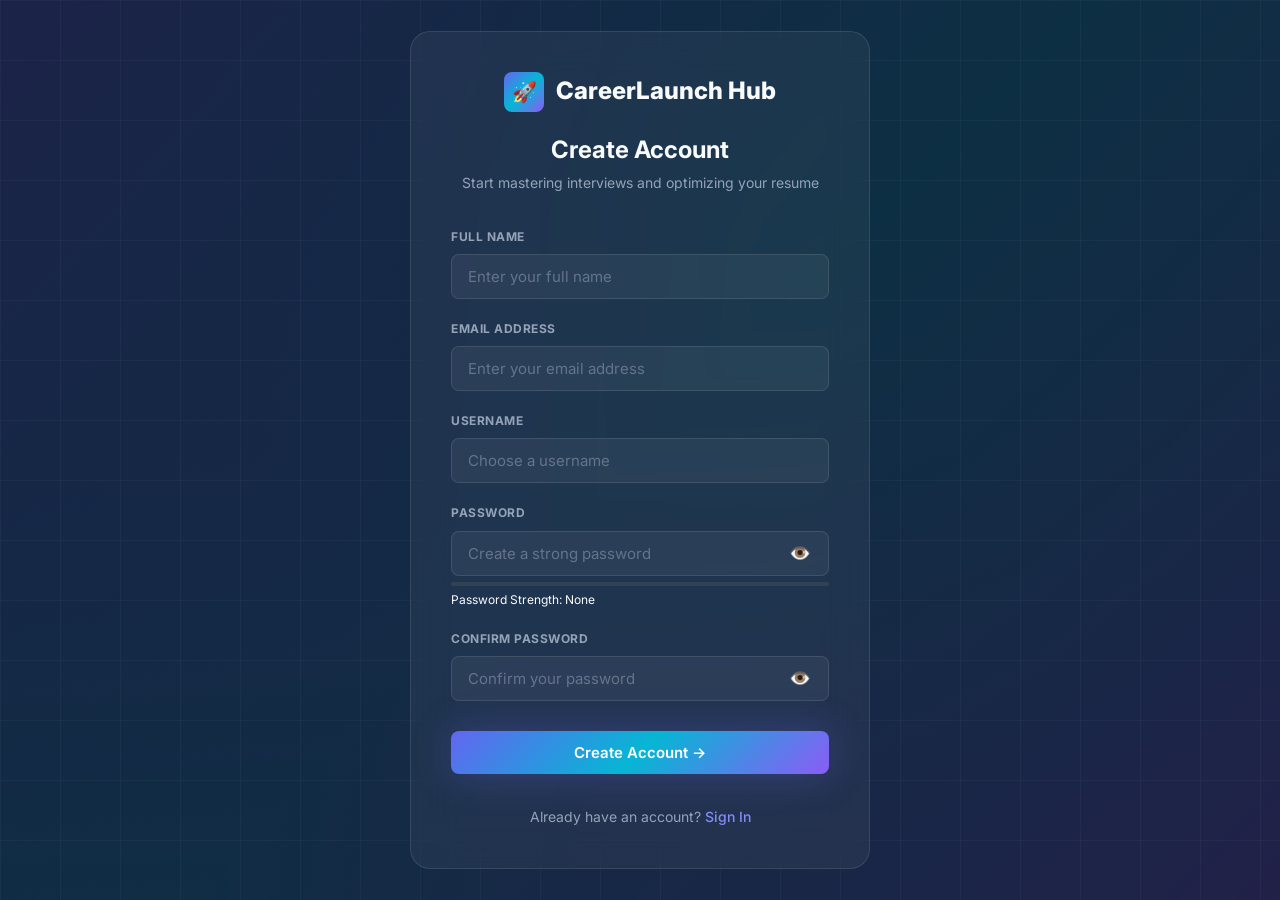
<file: register.html>
<!DOCTYPE html>
<html lang="en">
<head>
  <meta charset="UTF-8">
  <meta name="viewport" content="width=device-width, initial-scale=1.0">
  <meta name="description" content="Register an account on CareerLaunch Hub.">
  <title>Register | CareerLaunch Hub</title>
  <link rel="preconnect" href="https://fonts.googleapis.com">
  <link rel="preconnect" href="https://fonts.gstatic.com" crossorigin>
  <link href="https://fonts.googleapis.com/css2?family=Inter:wght@400;500;600;700;800&family=JetBrains+Mono:wght@400;500&display=swap" rel="stylesheet">
  <link rel="stylesheet" href="css/style.css">
</head>
<body>
  <div id="loading-screen" class="loading-screen">
    <div class="loader"></div>
    <p class="loader-text">Loading...</p>
  </div>

  <div class="auth-wrapper">
    <div class="hero-bg"></div>
    <div class="hero-grid"></div>

    <div class="glass-card auth-card">
      <div class="auth-brand">
        <div class="auth-brand-icon">🚀</div>
        <span>CareerLaunch Hub</span>
      </div>

      <div class="auth-header">
        <h2>Create Account</h2>
        <p>Start mastering interviews and optimizing your resume</p>
      </div>

      <form id="register-form">
        <div class="form-group">
          <label for="fullname">Full Name</label>
          <input type="text" id="fullname" placeholder="Enter your full name" required autocomplete="name">
          <span class="error-message" id="fullname-error"></span>
        </div>

        <div class="form-group">
          <label for="email">Email Address</label>
          <input type="email" id="email" placeholder="Enter your email address" required autocomplete="email">
          <span class="error-message" id="email-error"></span>
        </div>

        <div class="form-group">
          <label for="username">Username</label>
          <input type="text" id="username" placeholder="Choose a username" required autocomplete="username">
          <span class="error-message" id="username-error"></span>
        </div>

        <div class="form-group">
          <label for="password">Password</label>
          <div class="password-input-wrapper">
            <input type="password" id="password" placeholder="Create a strong password" required autocomplete="new-password">
            <button type="button" class="password-toggle-btn" id="toggle-pwd-1" aria-label="Toggle password visibility">👁️</button>
          </div>
          <div class="password-strength-bar"><div class="password-strength-fill" id="strength-bar-fill"></div></div>
          <span class="password-strength-text" id="strength-text">Password Strength: None</span>
          <span class="error-message" id="password-error"></span>
        </div>

        <div class="form-group">
          <label for="confirm-password">Confirm Password</label>
          <div class="password-input-wrapper">
            <input type="password" id="confirm-password" placeholder="Confirm your password" required autocomplete="new-password">
            <button type="button" class="password-toggle-btn" id="toggle-pwd-2" aria-label="Toggle password visibility">👁️</button>
          </div>
          <span class="error-message" id="confirm-password-error"></span>
        </div>

        <button type="submit" class="btn btn-primary" style="width: 100%; margin-top: 10px;">Create Account →</button>
      </form>

      <div class="auth-footer">
        <p>Already have an account? <a href="login.html" class="form-link">Sign In</a></p>
      </div>
    </div>
  </div>

  <script src="js/app.js"></script>
  <script src="js/authentication.js"></script>
  <script>
    document.addEventListener('DOMContentLoaded', () => {
      const passwordInput = document.getElementById('password');
      const confirmPasswordInput = document.getElementById('confirm-password');
      const strengthBarFill = document.getElementById('strength-bar-fill');
      const strengthText = document.getElementById('strength-text');

      // Password visibility toggles
      document.getElementById('toggle-pwd-1').addEventListener('click', (e) => {
        const type = passwordInput.getAttribute('type') === 'password' ? 'text' : 'password';
        passwordInput.setAttribute('type', type);
        e.target.textContent = type === 'password' ? '👁️' : '🙈';
      });

      document.getElementById('toggle-pwd-2').addEventListener('click', (e) => {
        const type = confirmPasswordInput.getAttribute('type') === 'password' ? 'text' : 'password';
        confirmPasswordInput.setAttribute('type', type);
        e.target.textContent = type === 'password' ? '👁️' : '🙈';
      });

      // Password strength validation in real-time
      passwordInput.addEventListener('input', () => {
        const val = passwordInput.value;
        let score = 0;

        if (val.length >= 8) score++;
        if (/[A-Z]/.test(val)) score++;
        if (/[0-9]/.test(val)) score++;
        if (/[^A-Za-z0-9]/.test(val)) score++;

        let pct = (score / 4) * 100;
        let color = '#ef4444'; // Red
        let label = 'Weak';

        if (score === 0) {
          pct = 0;
          label = 'None';
        } else if (score === 2) {
          color = '#f59e0b'; // Orange
          label = 'Moderate';
        } else if (score === 3) {
          color = '#818cf8'; // Medium Indigo
          label = 'Strong';
        } else if (score === 4) {
          color = '#10b981'; // Green
          label = 'Excellent';
        }

        strengthBarFill.style.width = pct + '%';
        strengthBarFill.style.backgroundColor = color;
        strengthText.textContent = 'Password Strength: ' + label;
        strengthText.style.color = color;
      });

      // Handle Submit
      const registerForm = document.getElementById('register-form');
      registerForm.addEventListener('submit', (e) => {
        e.preventDefault();

        const fullname = document.getElementById('fullname').value.trim();
        const email = document.getElementById('email').value.trim();
        const username = document.getElementById('username').value.trim();
        const password = passwordInput.value;
        const confirmPassword = confirmPasswordInput.value;

        // Reset errors
        document.querySelectorAll('.error-message').forEach(el => el.textContent = '');

        let hasError = false;

        // Validations
        if (!fullname) {
          document.getElementById('fullname-error').textContent = 'Full name is required';
          hasError = true;
        }

        if (!email || !/^[^\s@]+@[^\s@]+\.[^\s@]+$/.test(email)) {
          document.getElementById('email-error').textContent = 'Enter a valid email address';
          hasError = true;
        }

        if (!username || username.length < 3) {
          document.getElementById('username-error').textContent = 'Username must be at least 3 characters';
          hasError = true;
        }

        // Password validation
        if (password.length < 8) {
          document.getElementById('password-error').textContent = 'Password must be at least 8 characters long';
          hasError = true;
        } else if (!/[A-Z]/.test(password) || !/[0-9]/.test(password) || !/[^A-Za-z0-9]/.test(password)) {
          document.getElementById('password-error').textContent = 'Password must include uppercase, number, and special character';
          hasError = true;
        }

        if (password !== confirmPassword) {
          document.getElementById('confirm-password-error').textContent = 'Passwords do not match';
          hasError = true;
        }

        if (hasError) return;

        const result = Auth.register(fullname, email, username, password);

        if (result.success) {
          App.showToast('Account created successfully! Welcome aboard 🚀', 'success');
          
          // Trigger confetti celebrating registration
          setTimeout(() => {
            App.launchConfetti();
          }, 400);

          setTimeout(() => {
            window.location.href = 'dashboard.html';
          }, 1500);
        } else {
          App.showToast(result.message, 'error');
          if (result.message.toLowerCase().includes('username')) {
            document.getElementById('username-error').textContent = result.message;
          } else {
            document.getElementById('email-error').textContent = result.message;
          }
        }
      });
    });
  </script>
</body>
</html>
</file>
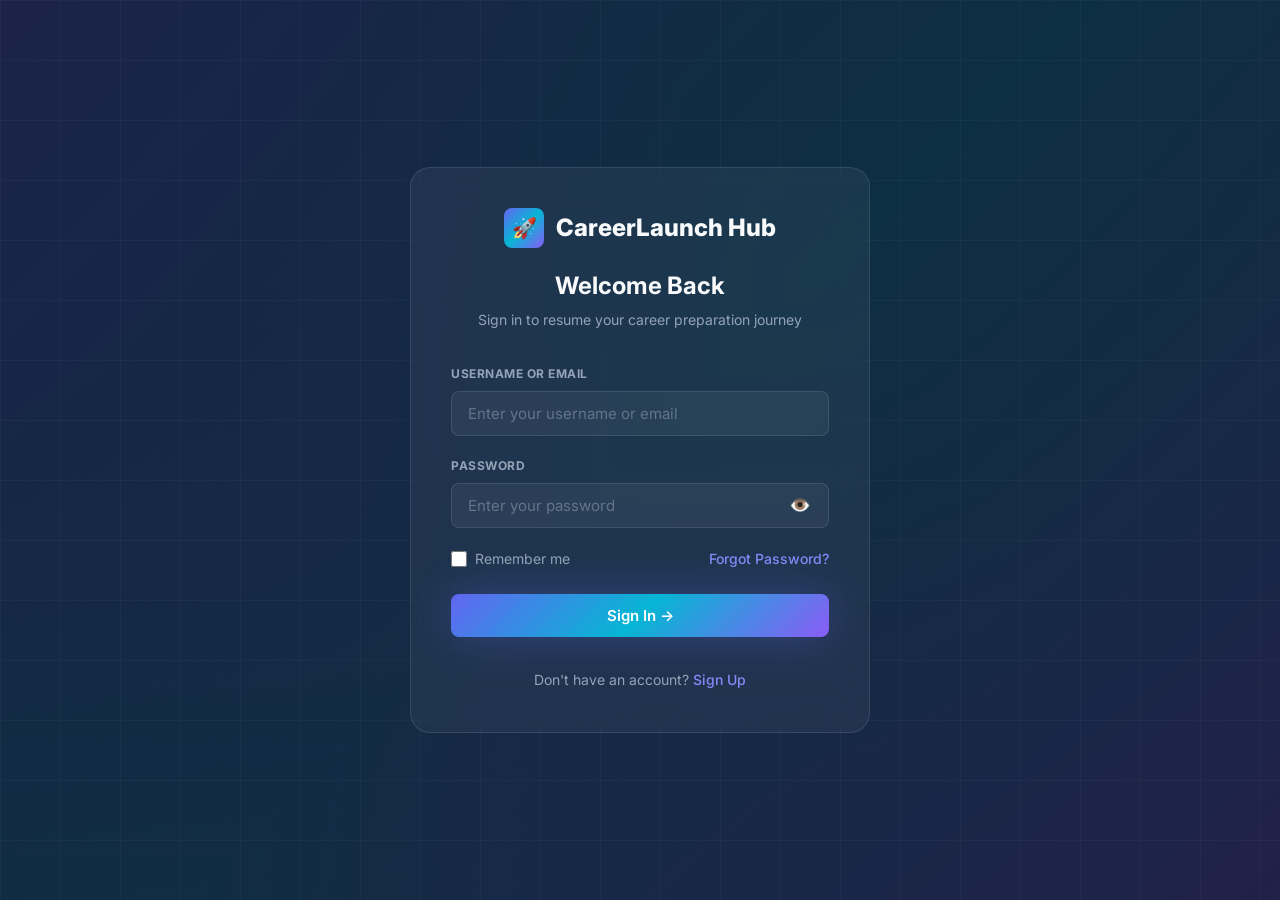
<file: resources.html>
<!DOCTYPE html>
<html lang="en">
<head>
  <meta charset="UTF-8">
  <meta name="viewport" content="width=device-width, initial-scale=1.0">
  <meta name="description" content="Career Resources Hub - Learning roadmaps, resume writing guide, GitHub portfolio checklist, project ideas, and coding tips.">
  <title>Career Resources Hub | CareerLaunch Hub</title>
  <script src="js/authentication.js"></script>
  <link rel="preconnect" href="https://fonts.googleapis.com">
  <link rel="preconnect" href="https://fonts.gstatic.com" crossorigin>
  <link href="https://fonts.googleapis.com/css2?family=Inter:wght@400;500;600;700;800&family=JetBrains+Mono:wght@400;500&display=swap" rel="stylesheet">
  <link rel="stylesheet" href="css/style.css">
  <style>
    /* Career Resources Hub Custom Styling */
    .resources-layout {
      display: flex;
      flex-direction: column;
      gap: 32px;
    }

    .resources-tabs {
      display: flex;
      flex-wrap: wrap;
      gap: 10px;
      padding-bottom: 16px;
      border-bottom: 1px solid var(--border-glass);
    }

    .resource-tab-btn {
      padding: 12px 20px;
      background: var(--bg-glass);
      border: 1px solid var(--border-glass);
      border-radius: var(--radius-md);
      cursor: pointer;
      color: var(--text-secondary);
      font-weight: 600;
      transition: var(--transition);
      font-size: 0.875rem;
      display: flex;
      align-items: center;
      gap: 8px;
    }

    .resource-tab-btn:hover,
    .resource-tab-btn.active {
      background: var(--primary);
      border-color: var(--primary);
      color: white;
      transform: translateY(-2px);
      box-shadow: 0 4px 12px rgba(99, 102, 241, 0.2);
    }

    .tab-content {
      display: none;
      animation: fadeIn 0.4s ease;
    }

    .tab-content.active {
      display: block;
    }

    /* Roadmap Timeline Styling */
    .roadmap-timeline {
      position: relative;
      padding-left: 32px;
      margin-top: 24px;
    }

    .roadmap-timeline::before {
      content: '';
      position: absolute;
      left: 10px;
      top: 8px;
      bottom: 8px;
      width: 2px;
      background: var(--border-glass);
    }

    .roadmap-step {
      position: relative;
      padding-bottom: 32px;
    }

    .roadmap-step:last-child {
      padding-bottom: 0;
    }

    .roadmap-dot {
      position: absolute;
      left: -32px;
      top: 6px;
      width: 22px;
      height: 22px;
      border-radius: 50%;
      background: var(--bg-secondary);
      border: 4px solid var(--primary);
      display: flex;
      align-items: center;
      justify-content: center;
      box-shadow: 0 0 10px var(--primary-light);
    }

    .roadmap-step.active-step .roadmap-dot {
      border-color: var(--secondary);
      box-shadow: 0 0 10px var(--secondary);
    }

    .roadmap-step.completed-step .roadmap-dot {
      border-color: var(--success);
      box-shadow: 0 0 10px var(--success);
    }

    .roadmap-content {
      background: var(--bg-glass);
      border: 1px solid var(--border-glass);
      border-radius: var(--radius-md);
      padding: 24px;
      transition: var(--transition);
    }

    .roadmap-content:hover {
      background: var(--bg-glass-hover);
      border-color: var(--primary);
    }

    .roadmap-header {
      display: flex;
      justify-content: space-between;
      align-items: center;
      margin-bottom: 12px;
      flex-wrap: wrap;
      gap: 8px;
    }

    .roadmap-title {
      font-size: 1.15rem;
      font-weight: 700;
      color: var(--text-primary);
    }

    .roadmap-duration {
      font-size: 0.75rem;
      font-weight: 600;
      padding: 4px 10px;
      background: rgba(99, 102, 241, 0.15);
      border: 1px solid rgba(99, 102, 241, 0.3);
      color: var(--primary-light);
      border-radius: 999px;
    }

    .roadmap-step.active-step .roadmap-duration {
      background: rgba(6, 182, 212, 0.15);
      border-color: rgba(6, 182, 212, 0.3);
      color: var(--secondary);
    }

    .roadmap-step.completed-step .roadmap-duration {
      background: rgba(16, 185, 129, 0.15);
      border-color: rgba(16, 185, 129, 0.3);
      color: var(--success);
    }

    .roadmap-tech {
      display: flex;
      flex-wrap: wrap;
      gap: 6px;
      margin-top: 16px;
    }

    .tech-pill {
      font-size: 0.75rem;
      font-weight: 500;
      padding: 2px 8px;
      background: var(--bg-tertiary);
      border-radius: 4px;
      border: 1px solid var(--border-glass);
    }

    /* Grid layout for cards */
    .roadmaps-grid,
    .projects-grid,
    .guides-grid {
      display: grid;
      grid-template-columns: repeat(auto-fit, minmax(320px, 1fr));
      gap: 24px;
    }

    .resource-card {
      display: flex;
      flex-direction: column;
      height: 100%;
    }

    .resource-card h3 {
      font-size: 1.25rem;
      margin-bottom: 16px;
      display: flex;
      align-items: center;
      gap: 8px;
    }

    .checklist-list,
    .verbs-list,
    .tips-list {
      list-style: none;
      display: flex;
      flex-direction: column;
      gap: 12px;
    }

    .checklist-list li,
    .tips-list li {
      position: relative;
      padding-left: 28px;
      font-size: 0.9375rem;
      line-height: 1.5;
    }

    .checklist-list li::before {
      content: '✓';
      position: absolute;
      left: 0;
      top: 0;
      color: var(--success);
      font-weight: 700;
      font-size: 1.1rem;
    }

    .tips-list li::before {
      content: '⚡';
      position: absolute;
      left: 0;
      top: 2px;
      color: var(--accent);
      font-size: 0.95rem;
    }

    .project-card {
      display: flex;
      flex-direction: column;
      justify-content: space-between;
      height: 100%;
    }

    .project-badge {
      align-self: flex-start;
      font-size: 0.7rem;
      font-weight: 700;
      text-transform: uppercase;
      padding: 4px 10px;
      border-radius: 4px;
      margin-bottom: 12px;
      letter-spacing: 0.5px;
    }

    .project-badge.easy { background: rgba(16, 185, 129, 0.15); color: var(--success); }
    .project-badge.medium { background: rgba(245, 158, 11, 0.15); color: var(--warning); }
    .project-badge.hard { background: rgba(239, 68, 68, 0.15); color: var(--danger); }

    .project-desc {
      font-size: 0.9rem;
      color: var(--text-secondary);
      margin: 12px 0 16px;
      line-height: 1.5;
      flex-grow: 1;
    }

    /* Motivation panel custom styles */
    .motivation-split {
      display: grid;
      grid-template-columns: 2fr 1fr;
      gap: 24px;
    }

    @media (max-width: 1024px) {
      .motivation-split {
        grid-template-columns: 1fr;
      }
    }

    @media (max-width: 768px) {
      /* Scrollable horizontal tab bar on mobile */
      .resources-tabs {
        flex-wrap: nowrap;
        overflow-x: auto;
        -webkit-overflow-scrolling: touch;
        scrollbar-width: none;
        padding-bottom: 12px;
        gap: 8px;
      }

      .resources-tabs::-webkit-scrollbar {
        display: none;
      }

      .resource-tab-btn {
        white-space: nowrap;
        flex-shrink: 0;
        padding: 10px 14px;
        font-size: 0.8125rem;
      }

      /* Project ideas grid single column */
      .project-grid,
      .projects-grid {
        grid-template-columns: 1fr !important;
      }

      /* Tips two-column grid down to one column */
      .tips-grid {
        grid-template-columns: 1fr !important;
      }
    }

    @keyframes fadeIn {
      from { opacity: 0; transform: translateY(8px); }
      to { opacity: 1; transform: translateY(0); }
    }
  </style>
</head>
<body>
  <div id="loading-screen" class="loading-screen">
    <div class="loader"></div>
    <p class="loader-text">Loading Career Resources Hub...</p>
  </div>
  <div id="sidebar-overlay" class="sidebar-overlay"></div>

  <div class="app-layout">
    <aside id="sidebar" class="sidebar">
      <a href="index.html" class="sidebar-brand">
        <div class="sidebar-brand-icon">🚀</div>
        <span>CareerLaunch Hub</span>
      </a>
      <nav class="sidebar-nav">
        <div class="sidebar-section-header">Core</div>
        <a href="dashboard.html" class="sidebar-link"><span class="sidebar-link-icon">📊</span> Dashboard</a>
        
        <div class="sidebar-section-header">Practice</div>
        <a href="interview-simulator.html" class="sidebar-link"><span class="sidebar-link-icon">🤖</span> Interview Simulator</a>
        <a href="interview.html" class="sidebar-link"><span class="sidebar-link-icon">🎯</span> Interview Hub</a>
        <a href="quiz.html" class="sidebar-link"><span class="sidebar-link-icon">🧠</span> Mock Quiz</a>
        <a href="coding-playground.html" class="sidebar-link"><span class="sidebar-link-icon">💻</span> Coding Playground</a>
        
        <div class="sidebar-section-header">Planning</div>
        <a href="roadmaps.html" class="sidebar-link"><span class="sidebar-link-icon">🗺️</span> Roadmaps</a>
        <a href="study-planner.html" class="sidebar-link"><span class="sidebar-link-icon">📅</span> Study Planner</a>
        <a href="notes.html" class="sidebar-link"><span class="sidebar-link-icon">📝</span> Personal Notes</a>
        <a href="resume-analyzer.html" class="sidebar-link"><span class="sidebar-link-icon">📄</span> Resume Analyzer</a>
        
        <div class="sidebar-section-header">System</div>
        <a href="resources.html" class="sidebar-link"><span class="sidebar-link-icon">📚</span> Resources</a>
        <a href="profile.html" class="sidebar-link"><span class="sidebar-link-icon">👤</span> Profile</a>
      </nav>
      <div class="sidebar-footer">
        <button class="theme-toggle-btn theme-toggle" style="width:100%;" aria-label="Toggle theme">☀️</button>
      </div>
    </aside>

    <div class="app-main">
      <header class="app-header">
        <div class="app-header-left">
          <button id="sidebar-toggle" class="sidebar-toggle" aria-label="Toggle sidebar">☰</button>
          <div class="app-header-title">
            <h1>Career Resources Hub</h1>
            <p>Master roadmaps, optimize guides, explore project ideas, and get daily inspiration</p>
          </div>
        </div>
      </header>

      <main>
        <div class="app-content">
          <div class="resources-layout">
            <!-- Navigation Tabs -->
            <div class="resources-tabs">
              <button class="resource-tab-btn active" data-tab="python-roadmap">🐍 Python Roadmap</button>
              <button class="resource-tab-btn" data-tab="career-roadmaps">🗺️ Interview Roadmaps</button>
              <button class="resource-tab-btn" data-tab="js-reference">🟨 JS Reference Guide</button>
              <button class="resource-tab-btn" data-tab="resume-guide">📝 Resume Guide</button>
              <button class="resource-tab-btn" data-tab="github-guide">🐙 GitHub Profile Guide</button>
              <button class="resource-tab-btn" data-tab="project-ideas">💡 Project Ideas</button>
              <button class="resource-tab-btn" data-tab="coding-tips">⌨️ Coding Tips</button>
              <button class="resource-tab-btn" data-tab="motivation">🔥 Motivation Hub</button>
            </div>

            <!-- Tab 1: Full Stack Python Roadmap -->
            <div class="tab-content active" id="python-roadmap">
              <h2>🐍 Full Stack Python Developer Roadmap</h2>
              <p style="margin-bottom: 24px;">Your comprehensive, step-by-step visual timeline to mastering modern Python full-stack engineering.</p>
              
              <div class="roadmap-timeline">
                <div class="roadmap-step completed-step">
                  <div class="roadmap-dot">✓</div>
                  <div class="roadmap-content">
                    <div class="roadmap-header">
                      <h3 class="roadmap-title">Phase 1: Python Core Foundations</h3>
                      <span class="roadmap-duration">Week 1-3</span>
                    </div>
                    <p>Master standard data types, control flow, functions, OOP concepts, exceptions, list/dict comprehensions, decorators, and generator expressions.</p>
                    <div class="roadmap-tech">
                      <span class="tech-pill">Python Core</span>
                      <span class="tech-pill">OOP</span>
                      <span class="tech-pill">Decorators</span>
                      <span class="tech-pill">Generators</span>
                    </div>
                  </div>
                </div>

                <div class="roadmap-step completed-step">
                  <div class="roadmap-dot">✓</div>
                  <div class="roadmap-content">
                    <div class="roadmap-header">
                      <h3 class="roadmap-title">Phase 2: Database Management & SQL</h3>
                      <span class="roadmap-duration">Week 4-5</span>
                    </div>
                    <p>Learn relational database design, SQL syntax, indexes, aggregate functions, complex joins, and SQLite/PostgreSQL integrations with Python.</p>
                    <div class="roadmap-tech">
                      <span class="tech-pill">PostgreSQL</span>
                      <span class="tech-pill">SQL</span>
                      <span class="tech-pill">SQLAlchemy</span>
                      <span class="tech-pill">Database Indexing</span>
                    </div>
                  </div>
                </div>

                <div class="roadmap-step active-step">
                  <div class="roadmap-dot">→</div>
                  <div class="roadmap-content">
                    <div class="roadmap-header">
                      <h3 class="roadmap-title">Phase 3: Backend Frameworks & REST APIs</h3>
                      <span class="roadmap-duration">Week 6-9</span>
                    </div>
                    <p>Build professional backends. Choose FastAPI for lightweight asynchronous APIs, or Django for full-featured, database-driven server architectures.</p>
                    <div class="roadmap-tech">
                      <span class="tech-pill">FastAPI</span>
                      <span class="tech-pill">Django</span>
                      <span class="tech-pill">Pydantic</span>
                      <span class="tech-pill">REST APIs</span>
                    </div>
                  </div>
                </div>

                <div class="roadmap-step">
                  <div class="roadmap-dot">○</div>
                  <div class="roadmap-content">
                    <div class="roadmap-header">
                      <h3 class="roadmap-title">Phase 4: Async Programming & Task Queues</h3>
                      <span class="roadmap-duration">Week 10-11</span>
                    </div>
                    <p>Optimize application execution speed using Python asyncio. Implement background worker pools and caching systems for long-running jobs.</p>
                    <div class="roadmap-tech">
                      <span class="tech-pill">asyncio</span>
                      <span class="tech-pill">Celery</span>
                      <span class="tech-pill">Redis</span>
                      <span class="tech-pill">Background Jobs</span>
                    </div>
                  </div>
                </div>

                <div class="roadmap-step">
                  <div class="roadmap-dot">○</div>
                  <div class="roadmap-content">
                    <div class="roadmap-header">
                      <h3 class="roadmap-title">Phase 5: Containerization, Testing & Deployment</h3>
                      <span class="roadmap-duration">Week 12-14</span>
                    </div>
                    <p>Write robust unit tests with pytest. Package your web services in Docker containers, build automated GitHub Actions pipelines, and deploy to cloud platforms.</p>
                    <div class="roadmap-tech">
                      <span class="tech-pill">Docker</span>
                      <span class="tech-pill">pytest</span>
                      <span class="tech-pill">GitHub Actions</span>
                      <span class="tech-pill">AWS / Render</span>
                    </div>
                  </div>
                </div>
              </div>
            </div>

            <!-- Tab 2: Career/Interview Roadmaps -->
            <div class="tab-content" id="career-roadmaps">
              <h2>🗺️ Interview & Career Prep Roadmaps</h2>
              <p style="margin-bottom: 24px;">Tailored learning roadmaps mapping out requirements for popular engineering interview profiles.</p>
              
              <div class="roadmaps-grid">
                <div class="glass-card resource-card">
                  <h3>🎯 Frontend Developer Roadmap</h3>
                  <ul class="checklist-list">
                    <li><strong>HTML5 & CSS3:</strong> Semantic structure, flexbox, CSS Grid, responsive design layout.</li>
                    <li><strong>JavaScript (ES6+):</strong> Async/await, scoping, closures, promises, DOM API.</li>
                    <li><strong>Framework Mastery:</strong> React, Vue, or Next.js, including lifecycle/hooks.</li>
                    <li><strong>State Management:</strong> Context API, Redux Toolkit, or Zustand.</li>
                    <li><strong>Performance:</strong> Code-splitting, lazy loading, image optimizations.</li>
                  </ul>
                </div>

                <div class="glass-card resource-card">
                  <h3>⚙️ Backend Developer Roadmap</h3>
                  <ul class="checklist-list">
                    <li><strong>Language Ecosystem:</strong> Python (FastAPI), Node.js (Express), or Java (Spring Boot).</li>
                    <li><strong>API Architecture:</strong> REST standards, GraphQL, API Gateways, validation.</li>
                    <li><strong>Databases:</strong> PostgreSQL/MySQL, Redis caching, schema migrations.</li>
                    <li><strong>System Design:</strong> Load balancing, rate limiters, message queues.</li>
                    <li><strong>Infrastructure:</strong> Docker containers, basic AWS (S3, EC2), CI/CD.</li>
                  </ul>
                </div>

                <div class="glass-card resource-card">
                  <h3>🧠 Data Structures & Algorithms Roadmap</h3>
                  <ul class="checklist-list">
                    <li><strong>Core Arrays & Hashing:</strong> Time complexities, custom maps, hash code logic.</li>
                    <li><strong>Linear Iteration:</strong> Two-pointers, sliding window patterns.</li>
                    <li><strong>Graph & Tree Search:</strong> DFS, BFS, binary search trees, recursion.</li>
                    <li><strong>Backtracking:</strong> Recursive permutations, backtracking constraints.</li>
                    <li><strong>Dynamic Programming:</strong> Memoization and tabular optimization.</li>
                  </ul>
                </div>
              </div>
            </div>

            <!-- Tab: JS Reference Guide -->
            <div class="tab-content" id="js-reference">
              <h2>🟨 JavaScript Reference Guide</h2>
              <p style="margin-bottom: 24px;">Quick reference guide for ES6+ JavaScript core features, DOM manipulation, and asynchronous concepts.</p>
              
              <div class="guides-grid">
                <div class="glass-card resource-card">
                  <h3>✨ ES6+ Modern Features</h3>
                  <ul class="checklist-list">
                    <li><strong>Arrow Functions:</strong> Concise syntax, lexical <code>this</code>.
                      <pre style="margin-top: 6px; padding: 8px; background: rgba(0,0,0,0.2); border-radius: 4px; font-family: monospace; font-size: 0.8rem; overflow-x: auto;">const add = (a, b) => a + b;</pre>
                    </li>
                    <li><strong>Template Literals:</strong> String interpolation.
                      <pre style="margin-top: 6px; padding: 8px; background: rgba(0,0,0,0.2); border-radius: 4px; font-family: monospace; font-size: 0.8rem; overflow-x: auto;">`Hello, ${name}!`</pre>
                    </li>
                    <li><strong>Destructuring:</strong> Easily extract object/array values.
                      <pre style="margin-top: 6px; padding: 8px; background: rgba(0,0,0,0.2); border-radius: 4px; font-family: monospace; font-size: 0.8rem; overflow-x: auto;">const { name, age } = user;</pre>
                    </li>
                    <li><strong>Spread & Rest:</strong> Expand elements or collect arguments.
                      <pre style="margin-top: 6px; padding: 8px; background: rgba(0,0,0,0.2); border-radius: 4px; font-family: monospace; font-size: 0.8rem; overflow-x: auto;">const newArr = [...arr1, ...arr2];</pre>
                    </li>
                  </ul>
                </div>

                <div class="glass-card resource-card">
                  <h3>🔒 Scope & Closures</h3>
                  <ul class="checklist-list">
                    <li><strong>Lexical Scope:</strong> Inner functions have access to variables declared in outer scopes.</li>
                    <li><strong>Closures:</strong> A function that retains access to its outer lexical scope even after the outer function has executed.
                      <pre style="margin-top: 6px; padding: 8px; background: rgba(0,0,0,0.2); border-radius: 4px; font-family: monospace; font-size: 0.8rem; overflow-x: auto;">function makeCounter() {
  let count = 0;
  return () => ++count;
}</pre>
                    </li>
                    <li><strong>Block Scope:</strong> <code>let</code> and <code>const</code> are block-scoped, while <code>var</code> is function-scoped.</li>
                  </ul>
                </div>

                <div class="glass-card resource-card">
                  <h3>🖱️ DOM Manipulation</h3>
                  <ul class="checklist-list">
                    <li><strong>Selection:</strong> Use <code>querySelector()</code> or <code>querySelectorAll()</code>.</li>
                    <li><strong>Listeners:</strong> Attach events using <code>addEventListener('click', handler)</code>.</li>
                    <li><strong>Classes:</strong> Modify classes via <code>element.classList.add('active')</code>.</li>
                    <li><strong>Creation:</strong> Build nodes via <code>document.createElement('div')</code>.</li>
                  </ul>
                </div>

                <div class="glass-card resource-card">
                  <h3>⏳ Asynchronous JavaScript</h3>
                  <ul class="checklist-list">
                    <li><strong>Promises:</strong> Represents async operation state (Pending, Fulfilled, Rejected).</li>
                    <li><strong>Async / Await:</strong> Write synchronous-looking promise chains.
                      <pre style="margin-top: 6px; padding: 8px; background: rgba(0,0,0,0.2); border-radius: 4px; font-family: monospace; font-size: 0.8rem; overflow-x: auto;">async function getData() {
  const res = await fetch(url);
  return res.json();
}</pre>
                    </li>
                    <li><strong>Array Methods:</strong> Master functional array transformations like <code>map()</code>, <code>filter()</code>, and <code>reduce()</code>.</li>
                  </ul>
                </div>
              </div>
            </div>

            <!-- Tab 3: Resume Guide -->
            <div class="tab-content" id="resume-guide">
              <h2>📝 Resume Writing Guide & Checklist</h2>
              <p style="margin-bottom: 24px;">An actionable blueprint to optimize your resume score and bypass automated ATS screening filters.</p>
              
              <div class="guides-grid">
                <div class="glass-card resource-card">
                  <h3>💎 Structure Checklist</h3>
                  <ul class="checklist-list">
                    <li><strong>One Page Constraint:</strong> Fit your content strictly into one single page.</li>
                    <li><strong>Contact Info:</strong> Include Email, Phone, GitHub, LinkedIn, and City/State.</li>
                    <li><strong>Technical Skills:</strong> Group skills logically (Languages, Frameworks, Databases).</li>
                    <li><strong>Experience Details:</strong> Reverse chronological order. Focus on achievements.</li>
                    <li><strong>Section Headings:</strong> Use standard terms: "Experience", "Skills", "Projects".</li>
                  </ul>
                </div>

                <div class="glass-card resource-card">
                  <h3>🤖 ATS Optimization Rules</h3>
                  <ul class="checklist-list">
                    <li><strong>File Formats:</strong> Export only as standard PDF or DOCX format.</li>
                    <li><strong>Layout Simplicity:</strong> Avoid multi-column layouts, charts, and graphics.</li>
                    <li><strong>Keyword Matching:</strong> Infuse core technical terms matching the job posting.</li>
                    <li><strong>Font Selection:</strong> Use clean, standard sans-serif fonts (Inter, Arial, Roboto).</li>
                    <li><strong>Bullets over Tables:</strong> Never place skills or projects inside layout tables.</li>
                  </ul>
                </div>

                <div class="glass-card resource-card">
                  <h3>📈 Impact & Action Verbs</h3>
                  <p style="font-size: 0.9rem; margin-bottom: 16px;">Structure bullets using the **Google XYZ formula**: <em>"Accomplished [X], as measured by [Y], by doing [Z]"</em>.</p>
                  <h4 style="font-size:0.9rem;margin-bottom:8px;color:var(--primary-light);">Powerful Action Verbs:</h4>
                  <div style="display:flex;flex-wrap:wrap;gap:8px;">
                    <span class="tech-pill">Built</span>
                    <span class="tech-pill">Optimized</span>
                    <span class="tech-pill">Engineered</span>
                    <span class="tech-pill">Spearheaded</span>
                    <span class="tech-pill">Implemented</span>
                    <span class="tech-pill">Streamlined</span>
                    <span class="tech-pill">Redesigned</span>
                    <span class="tech-pill">Deployed</span>
                  </div>
                </div>
              </div>
            </div>

            <!-- Tab 4: GitHub Guide -->
            <div class="tab-content" id="github-guide">
              <h2>🐙 GitHub Profile Optimization Guide</h2>
              <p style="margin-bottom: 24px;">Learn how to leverage GitHub as a dynamic developer portfolio to capture engineering recruiter interest.</p>
              
              <div class="guides-grid">
                <div class="glass-card resource-card">
                  <h3>✨ Profile README Setup</h3>
                  <ul class="checklist-list">
                    <li>Create a public repository matching your exact account username.</li>
                    <li>Initialize with a README.md to display content on your profile page.</li>
                    <li>State who you are, what technologies you practice, and what you are building.</li>
                    <li>Integrate visual badges for your tech stack using Shields.io.</li>
                    <li>Include a section listing your active contact links.</li>
                  </ul>
                </div>

                <div class="glass-card resource-card">
                  <h3>⚙️ Repository Cleanliness</h3>
                  <ul class="checklist-list">
                    <li><strong>Descriptive READMEs:</strong> Detail installation steps, architectures, and demo URLs.</li>
                    <li><strong>GIFs & Mockups:</strong> Show live visual demonstrations of front-end components.</li>
                    <li><strong>Commit Discipline:</strong> Make small, meaningful commits instead of one large upload.</li>
                    <li><strong>Repository Metadata:</strong> Add descriptions, topics, and links to your repo headers.</li>
                  </ul>
                </div>

                <div class="glass-card resource-card">
                  <h3>📌 Pinning Projects</h3>
                  <ul class="checklist-list">
                    <li>Select and pin up to 6 repositories on your front dashboard.</li>
                    <li>Avoid pinning basic tutorial code or starter repository templates.</li>
                    <li>Prioritize functional full-stack projects showing database/API integrations.</li>
                    <li>Ensure repositories are public and contain clean code blocks.</li>
                  </ul>
                </div>
              </div>
            </div>

            <!-- Tab 5: Project Ideas -->
            <div class="tab-content" id="project-ideas">
              <h2>💡 Curated Portfolio Project Ideas</h2>
              <p style="margin-bottom: 24px;">Incorporate these portfolio suggestions to validate your technical stack knowledge.</p>
              
              <div class="projects-grid">
                <!-- Project 1 -->
                <div class="glass-card project-card">
                  <div>
                    <span class="project-badge easy">Beginner</span>
                    <h3>Weather Analytics Dashboard</h3>
                    <p class="project-desc">A responsive dashboard displaying weekly forecasts by pulling weather APIs, featuring custom styling, dark mode, and location query search parameters.</p>
                  </div>
                  <div class="roadmap-tech">
                    <span class="tech-pill">HTML5</span>
                    <span class="tech-pill">Vanilla CSS</span>
                    <span class="tech-pill">JavaScript</span>
                    <span class="tech-pill">Fetch API</span>
                  </div>
                </div>

                <!-- Project 2 -->
                <div class="glass-card project-card">
                  <div>
                    <span class="project-badge medium">Intermediate</span>
                    <h3>Real-time Chat Application</h3>
                    <p class="project-desc">Create collaborative chatrooms. Features room code sharing, instant delivery using WebSockets, persistent message histories, and online user listings.</p>
                  </div>
                  <div class="roadmap-tech">
                    <span class="tech-pill">Node.js</span>
                    <span class="tech-pill">Express</span>
                    <span class="tech-pill">WebSockets</span>
                    <span class="tech-pill">MongoDB</span>
                  </div>
                </div>

                <!-- Project 3 -->
                <div class="glass-card project-card">
                  <div>
                    <span class="project-badge hard">Advanced</span>
                    <h3>Smart Resume Analyzer SaaS</h3>
                    <p class="project-desc">Upload files, extract skills and parse text, run analysis utilizing custom scoring systems, compile suggestion lists, and chart scores over visual panels.</p>
                  </div>
                  <div class="roadmap-tech">
                    <span class="tech-pill">React</span>
                    <span class="tech-pill">FastAPI</span>
                    <span class="tech-pill">Python</span>
                    <span class="tech-pill">Chart.js</span>
                  </div>
                </div>
              </div>
            </div>

            <!-- Tab 6: Coding Tips -->
            <div class="tab-content" id="coding-tips">
              <h2>⌨️ Coding Interview Execution Tips</h2>
              <p style="margin-bottom: 24px;">Strategic, step-by-step techniques to structure your approach during real-time technical rounds.</p>
              
              <div class="guides-grid">
                <div class="glass-card resource-card">
                  <h3>🧠 Phase 1: Clarification</h3>
                  <ul class="tips-list">
                    <li><strong>Ask Questions:</strong> Clarify inputs/outputs and verify edge cases immediately.</li>
                    <li><strong>Constraints:</strong> Ask about performance constraints (e.g. array length, values).</li>
                    <li><strong>Diagramming:</strong> Sketch a simple logic diagram to map steps before typing.</li>
                  </ul>
                </div>

                <div class="glass-card resource-card">
                  <h3>💻 Phase 2: Implementation</h3>
                  <ul class="tips-list">
                    <li><strong>Think Out Loud:</strong> Consistently narrate your reasoning to the interviewer.</li>
                    <li><strong>Brute Force:</strong> Present a brute force method, then suggest optimization pathing.</li>
                    <li><strong>Clean Naming:</strong> Avoid single letter variables. Write clean methods.</li>
                  </ul>
                </div>

                <div class="glass-card resource-card">
                  <h3>📈 Phase 3: Complexity & Dry Run</h3>
                  <ul class="tips-list">
                    <li><strong>Dry Run Case:</strong> Manually trace a basic example step-by-step through variables.</li>
                    <li><strong>Big O Analysis:</strong> Define exact Time and Space complexities for your solution.</li>
                    <li><strong>Optimizations:</strong> Discuss what caching or restructuring might optimize limits.</li>
                  </ul>
                </div>
              </div>
            </div>

            <!-- Tab 7: Daily Motivation -->
            <div class="tab-content" id="motivation">
              <h2>🔥 Daily Motivation & Focus</h2>
              <p style="margin-bottom: 24px;">Keep your momentum high on your learning journey. Practice daily, compile streak records, and persist.</p>
              
              <div class="motivation-split">
                <!-- Quote panel -->
                <div class="glass-card motivation-quote" style="height:fit-content; margin-bottom:0;">
                  <div class="quote-icon" style="font-size:2.5rem;margin-bottom:12px;">💬</div>
                  <p class="quote-text" id="motivation-quote" style="font-size:1.2rem;font-weight:500;line-height:1.6;margin-bottom:16px;">"The only way to do great work is to love what you do."</p>
                  <p class="quote-author" id="motivation-author" style="font-weight:600;color:var(--primary-light);">— Steve Jobs</p>
                  <button id="new-quote" class="btn btn-secondary btn-sm" style="margin-top: 24px;">New Quote →</button>
                </div>

                <!-- Random Coding tip card -->
                <div class="glass-card tip-generator" style="height:fit-content; margin-bottom:0;">
                  <h3>💡 Interactive Coding Tip</h3>
                  <p style="font-size:0.875rem;margin-bottom:16px;">Generate advice on design structures or interview habits.</p>
                  <div class="tip-display" id="tip-display" style="padding:16px;background:var(--bg-secondary);border:1px solid var(--border-glass);border-radius:var(--radius-sm);font-size:0.9rem;font-style:italic;line-height:1.5;margin-bottom:16px;">Click generate for a quick coding tip!</div>
                  <button id="generate-tip" class="btn btn-primary btn-sm" style="width:100%;">Generate Tip →</button>
                </div>
              </div>
            </div>

          </div>
        </div>
      </main>
    </div>
  </div>

  <script src="js/app.js"></script>
  <script src="js/authentication.js"></script>
  <script>
    const CodingTips = [
      "Use meaningful variable names — code is read more often than it's written.",
      "Always handle edge cases: empty arrays, null values, single elements.",
      "Learn Big O notation — interviewers always ask about time and space complexity.",
      "Practice explaining your code out loud before the actual interview.",
      "Hash maps are your best friend for O(1) lookups in interview problems.",
      "Draw diagrams before coding — visualize the problem on paper first.",
      "Master one programming language deeply rather than knowing many superficially.",
      "Review system design basics even for junior roles — it shows initiative."
    ];

    function showQuote() {
      const quotes = App.getMotivationalQuotes();
      const quote = quotes[Math.floor(Math.random() * quotes.length)];
      document.getElementById('motivation-quote').textContent = `"${quote.text}"`;
      document.getElementById('motivation-author').textContent = `— ${quote.author}`;
    }

    function showTip() {
      document.getElementById('tip-display').textContent = CodingTips[Math.floor(Math.random() * CodingTips.length)];
    }

    // Handles Resources tab switching
    function initTabs() {
      const buttons = document.querySelectorAll('.resource-tab-btn');
      const tabs = document.querySelectorAll('.tab-content');

      buttons.forEach(btn => {
        btn.addEventListener('click', () => {
          buttons.forEach(b => b.classList.remove('active'));
          tabs.forEach(t => t.classList.remove('active'));

          btn.classList.add('active');
          const target = btn.dataset.tab;
          document.getElementById(target)?.classList.add('active');
        });
      });
    }

    document.addEventListener('DOMContentLoaded', () => {
      initTabs();

      // Auto-select tab if specified in URL query param
      const urlParams = new URLSearchParams(window.location.search);
      const tabParam = urlParams.get('tab');
      if (tabParam) {
        const targetBtn = document.querySelector(`.resource-tab-btn[data-tab="${tabParam}"]`);
        if (targetBtn) {
          targetBtn.click();
        }
      }

      const daily = App.getDailyQuote();
      document.getElementById('motivation-quote').textContent = `"${daily.text}"`;
      document.getElementById('motivation-author').textContent = `— ${daily.author}`;

      document.getElementById('new-quote').addEventListener('click', showQuote);
      document.getElementById('generate-tip').addEventListener('click', showTip);
      showTip();
    });
  </script>
</body>
</html>
</file>
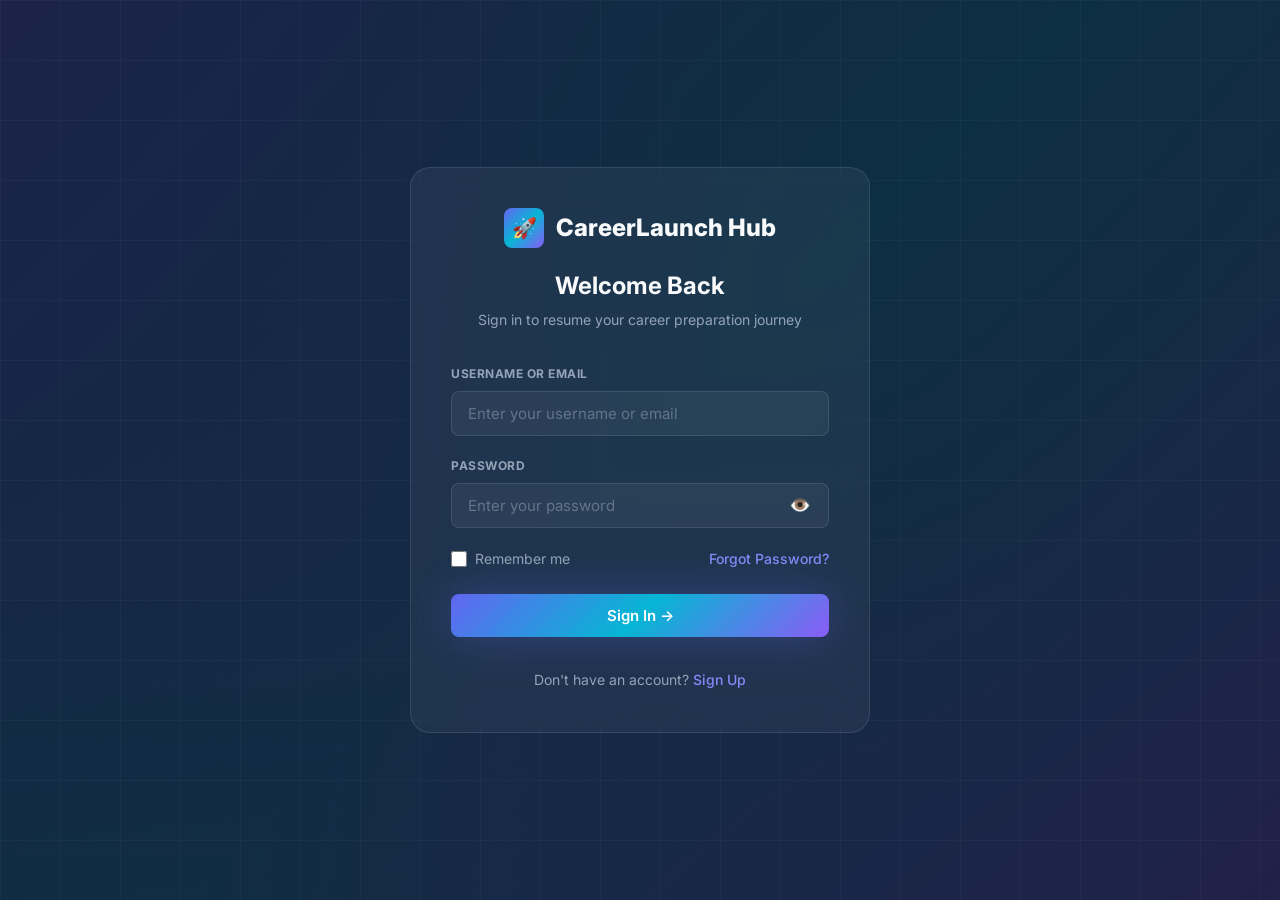
<file: roadmaps.html>
<!DOCTYPE html>
<html lang="en">
<head>
  <meta charset="UTF-8">
  <meta name="viewport" content="width=device-width, initial-scale=1.0">
  <meta name="description" content="Structured learning roadmaps with interactive progress checkboxes and custom credential badges.">
  <title>Learning Roadmaps | CareerLaunch Hub</title>
  <script src="js/authentication.js"></script>
  <link rel="preconnect" href="https://fonts.googleapis.com">
  <link rel="preconnect" href="https://fonts.gstatic.com" crossorigin>
  <link href="https://fonts.googleapis.com/css2?family=Inter:wght@400;500;600;700;800&family=JetBrains+Mono:wght@400;500&display=swap" rel="stylesheet">
  <link rel="stylesheet" href="css/style.css">
  <link rel="stylesheet" href="css/roadmap.css">
</head>
<body>
  <div id="loading-screen" class="loading-screen">
    <div class="loader"></div>
    <p class="loader-text">Loading Learning Roadmaps...</p>
  </div>
  <div id="sidebar-overlay" class="sidebar-overlay"></div>

  <div class="app-layout">
    <!-- Sidebar -->
    <aside id="sidebar" class="sidebar">
      <a href="index.html" class="sidebar-brand">
        <div class="sidebar-brand-icon">🚀</div>
        <span>CareerLaunch Hub</span>
      </a>
      <nav class="sidebar-nav">
        <div class="sidebar-section-header">Core</div>
        <a href="dashboard.html" class="sidebar-link"><span class="sidebar-link-icon">📊</span> Dashboard</a>
        
        <div class="sidebar-section-header">Practice</div>
        <a href="interview-simulator.html" class="sidebar-link"><span class="sidebar-link-icon">🤖</span> Interview Simulator</a>
        <a href="interview.html" class="sidebar-link"><span class="sidebar-link-icon">🎯</span> Interview Hub</a>
        <a href="quiz.html" class="sidebar-link"><span class="sidebar-link-icon">🧠</span> Mock Quiz</a>
        <a href="coding-playground.html" class="sidebar-link"><span class="sidebar-link-icon">💻</span> Coding Playground</a>
        
        <div class="sidebar-section-header">Planning</div>
        <a href="roadmaps.html" class="sidebar-link"><span class="sidebar-link-icon">🗺️</span> Roadmaps</a>
        <a href="study-planner.html" class="sidebar-link"><span class="sidebar-link-icon">📅</span> Study Planner</a>
        <a href="notes.html" class="sidebar-link"><span class="sidebar-link-icon">📝</span> Personal Notes</a>
        <a href="resume-analyzer.html" class="sidebar-link"><span class="sidebar-link-icon">📄</span> Resume Analyzer</a>
        
        <div class="sidebar-section-header">System</div>
        <a href="resources.html" class="sidebar-link"><span class="sidebar-link-icon">📚</span> Resources</a>
        <a href="profile.html" class="sidebar-link"><span class="sidebar-link-icon">👤</span> Profile</a>
      </nav>
      <div class="sidebar-footer">
        <button class="theme-toggle-btn theme-toggle" style="width:100%;" aria-label="Toggle theme">☀️</button>
      </div>
    </aside>

    <div class="app-main">
      <header class="app-header">
        <div class="app-header-left">
          <button id="sidebar-toggle" class="sidebar-toggle" aria-label="Toggle sidebar">☰</button>
          <div class="app-header-title">
            <h1>Learning Roadmaps</h1>
            <p>Select a learning path, check off milestones, and unlock custom profile badges</p>
          </div>
        </div>
      </header>

      <main>
        <div class="app-content">
          <canvas id="confetti-canvas" style="position:fixed; inset:0; pointer-events:none; z-index:9999; width:100%; height:100%;"></canvas>
          
          <div class="roadmaps-layout">
            <!-- Left Side selectors list -->
            <div class="roadmaps-list-panel" id="roadmaps-list">
              <!-- Dynamically rendered roadmap selectors -->
            </div>

            <!-- Right Side details list -->
            <div class="glass-card roadmap-detail-panel">
              <div class="roadmap-detail-header">
                <div class="roadmap-detail-meta">
                  <h2 id="roadmap-title" style="margin-bottom: 8px;">Full Stack Python</h2>
                  <p id="roadmap-description" style="color: var(--text-secondary); max-width: 600px;">Loading roadmap path details...</p>
                </div>
                <div id="roadmap-completed-badge-wrap">
                  <!-- Completion indicator -->
                </div>
              </div>

              <!-- Vertical Timeline -->
              <div class="timeline-list" id="roadmap-timeline">
                <!-- Timeline items dynamically generated -->
              </div>
            </div>
          </div>
        </div>
      </main>
    </div>
  </div>

  <script src="js/app.js"></script>
  <script src="js/authentication.js"></script>
  <script src="js/roadmap.js"></script>
</body>
</html>
</file>
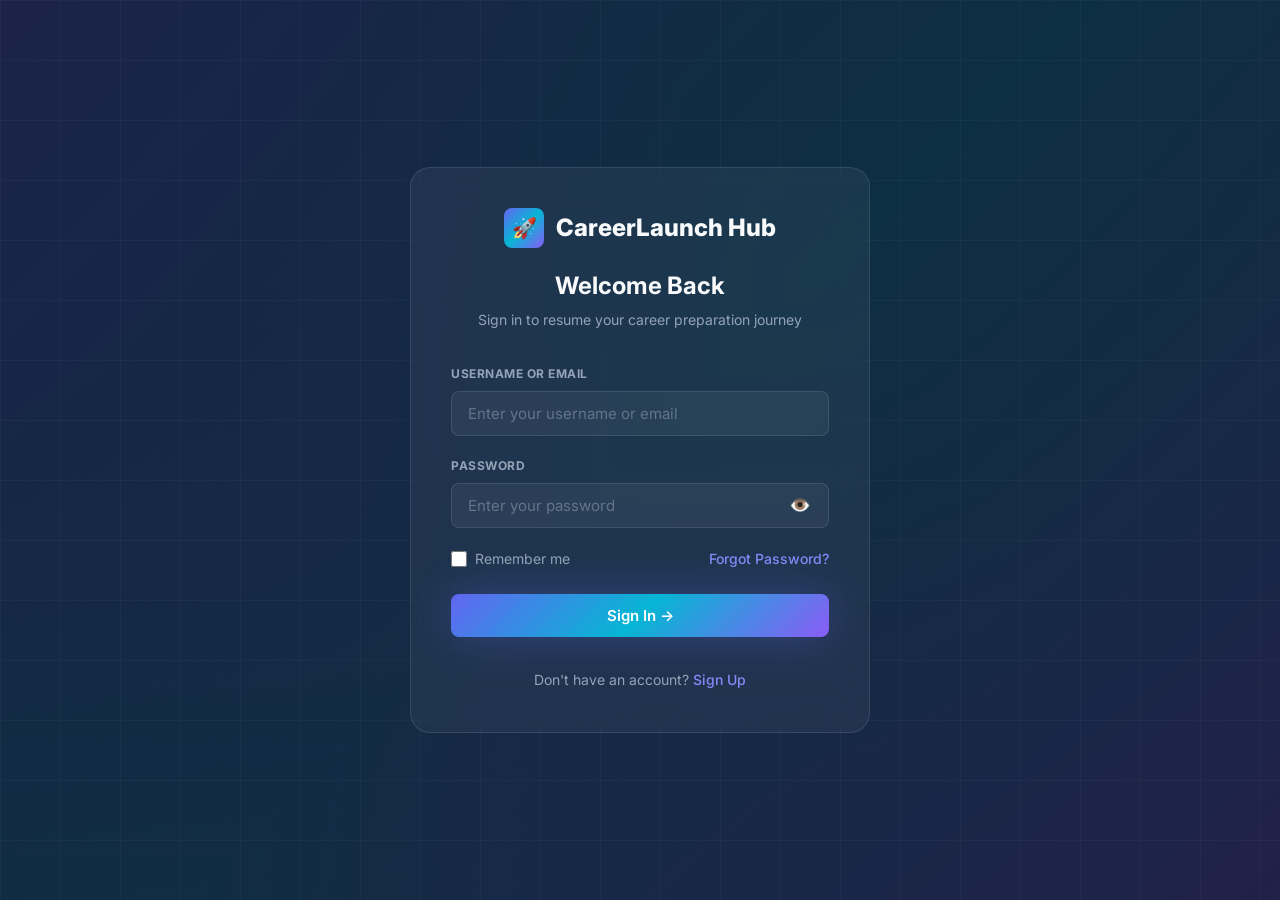
<file: study-planner.html>
<!DOCTYPE html>
<html lang="en">
<head>
  <meta charset="UTF-8">
  <meta name="viewport" content="width=device-width, initial-scale=1.0">
  <meta name="description" content="Study planner and task tracker with customized daily, weekly, and monthly goal setting.">
  <title>Study Planner | CareerLaunch Hub</title>
  <script src="js/authentication.js"></script>
  <link rel="preconnect" href="https://fonts.googleapis.com">
  <link rel="preconnect" href="https://fonts.gstatic.com" crossorigin>
  <link href="https://fonts.googleapis.com/css2?family=Inter:wght@400;500;600;700;800&family=JetBrains+Mono:wght@400;500&display=swap" rel="stylesheet">
  <link rel="stylesheet" href="css/style.css">
  <link rel="stylesheet" href="css/planner.css">
</head>
<body>
  <div id="loading-screen" class="loading-screen">
    <div class="loader"></div>
    <p class="loader-text">Loading Study Planner...</p>
  </div>
  <div id="sidebar-overlay" class="sidebar-overlay"></div>

  <div class="app-layout">
    <!-- Sidebar -->
    <aside id="sidebar" class="sidebar">
      <a href="index.html" class="sidebar-brand">
        <div class="sidebar-brand-icon">🚀</div>
        <span>CareerLaunch Hub</span>
      </a>
      <nav class="sidebar-nav">
        <div class="sidebar-section-header">Core</div>
        <a href="dashboard.html" class="sidebar-link"><span class="sidebar-link-icon">📊</span> Dashboard</a>
        
        <div class="sidebar-section-header">Practice</div>
        <a href="interview-simulator.html" class="sidebar-link"><span class="sidebar-link-icon">🤖</span> Interview Simulator</a>
        <a href="interview.html" class="sidebar-link"><span class="sidebar-link-icon">🎯</span> Interview Hub</a>
        <a href="quiz.html" class="sidebar-link"><span class="sidebar-link-icon">🧠</span> Mock Quiz</a>
        <a href="coding-playground.html" class="sidebar-link"><span class="sidebar-link-icon">💻</span> Coding Playground</a>
        
        <div class="sidebar-section-header">Planning</div>
        <a href="roadmaps.html" class="sidebar-link"><span class="sidebar-link-icon">🗺️</span> Roadmaps</a>
        <a href="study-planner.html" class="sidebar-link"><span class="sidebar-link-icon">📅</span> Study Planner</a>
        <a href="notes.html" class="sidebar-link"><span class="sidebar-link-icon">📝</span> Personal Notes</a>
        <a href="resume-analyzer.html" class="sidebar-link"><span class="sidebar-link-icon">📄</span> Resume Analyzer</a>
        
        <div class="sidebar-section-header">System</div>
        <a href="resources.html" class="sidebar-link"><span class="sidebar-link-icon">📚</span> Resources</a>
        <a href="profile.html" class="sidebar-link"><span class="sidebar-link-icon">👤</span> Profile</a>
      </nav>
      <div class="sidebar-footer">
        <button class="theme-toggle-btn theme-toggle" style="width:100%;" aria-label="Toggle theme">☀️</button>
      </div>
    </aside>

    <div class="app-main">
      <header class="app-header">
        <div class="app-header-left">
          <button id="sidebar-toggle" class="sidebar-toggle" aria-label="Toggle sidebar">☰</button>
          <div class="app-header-title">
            <h1>Study Planner & Objectives</h1>
            <p>Schedule your preparation targets and track completion success rates</p>
          </div>
        </div>
      </header>

      <main>
        <div class="app-content">
          <div class="planner-layout">
            <!-- Left Side main tasks lists -->
            <div>
              <!-- Quick Add -->
              <form id="quick-add-form" class="glass-card quick-add-form">
                <input type="text" id="task-text-input" class="form-input quick-add-input" placeholder="Type a preparation target (e.g. Solve 3 SQL Join questions)..." required>
                <select id="task-cat-select" class="form-select" style="width: auto; min-width: 180px;">
                  <option value="Interview Practice">Interview Practice</option>
                  <option value="Coding Practice">Coding Practice</option>
                  <option value="Resume Improvement">Resume Improvement</option>
                  <option value="Mock Tests">Mock Tests</option>
                </select>
                <button type="submit" class="btn btn-primary">Add Goal</button>
              </form>

              <!-- Period Tabs Selector -->
              <div class="period-tabs">
                <button class="period-tab-btn active" data-period="daily">Daily Goals</button>
                <button class="period-tab-btn" data-period="weekly">Weekly Milestones</button>
                <button class="period-tab-btn" data-period="monthly">Monthly Objectives</button>
              </div>

              <!-- Categories Filter Tags -->
              <div class="filter-section">
                <h4>Filter Goals</h4>
                <div class="filter-tags">
                  <button class="filter-tag active" data-category="all">All</button>
                  <button class="filter-tag" data-category="Interview Practice">Interview Practice</button>
                  <button class="filter-tag" data-category="Coding Practice">Coding Practice</button>
                  <button class="filter-tag" data-category="Resume Improvement">Resume Improvement</button>
                  <button class="filter-tag" data-category="Mock Tests">Mock Tests</button>
                </div>
              </div>

              <!-- Empty state in list -->
              <div id="tasks-empty-state" class="glass-card" style="display: none; padding: 48px; text-align: center;">
                <div style="font-size: 3rem; margin-bottom: 16px;">📅</div>
                <h3>No Goals Listed</h3>
                <p style="color: var(--text-secondary); font-size: 0.875rem; margin-top: 4px;">Add a target above to start tracking your study sessions.</p>
              </div>

              <!-- Checklist wrapper -->
              <div class="tasks-list" id="tasks-list-container">
                <!-- Dynamically injected items -->
              </div>
            </div>

            <!-- Right Side analytics panel -->
            <div class="planner-analytics-panel">
              <!-- Radial percentage card -->
              <div class="glass-card radial-progress-container">
                <div class="radial-svg-wrap">
                  <svg width="140" height="140" viewBox="0 0 140 140">
                    <defs>
                      <linearGradient id="radial-gradient" x1="0%" y1="0%" x2="100%" y2="100%">
                        <stop offset="0%" stop-color="var(--primary)" />
                        <stop offset="100%" stop-color="var(--secondary)" />
                      </linearGradient>
                    </defs>
                    <circle class="radial-svg-circle-bg" cx="70" cy="70" r="60" />
                    <!-- Circumference: 2 * PI * r = 377 -->
                    <circle id="radial-fill-circle" class="radial-svg-circle-fill" cx="70" cy="70" r="60" />
                  </svg>
                  <div class="radial-text-pct" id="radial-pct-text">0%</div>
                </div>
                <h3 id="radial-subtitle" style="font-size: 1rem; margin-bottom: 4px;">Today's Goal Accomplishment</h3>
                <p style="font-size: 0.8125rem; color: var(--text-secondary);">Keep checking off items to fill up the bar!</p>
              </div>

              <!-- Numerical breakdown card -->
              <div class="glass-card" style="padding: 24px;">
                <h3 style="font-size: 1.125rem; margin-bottom: 16px; border-bottom: 1px solid var(--border-glass); padding-bottom: 12px;">Statistics Summary</h3>
                <div class="planner-stat-row">
                  <span style="color: var(--text-secondary);">Total Targets</span>
                  <span class="planner-stat-value" id="total-tasks-val">0</span>
                </div>
                <div class="planner-stat-row">
                  <span style="color: var(--text-secondary);">Completed Goals</span>
                  <span class="planner-stat-value" id="completed-tasks-val" style="color: var(--success);">0</span>
                </div>
                <div class="planner-stat-row">
                  <span style="color: var(--text-secondary);">Remaining Objectives</span>
                  <span class="planner-stat-value" id="remaining-tasks-val" style="color: var(--accent);">0</span>
                </div>
              </div>
            </div>
          </div>
        </div>
      </main>
    </div>
  </div>

  <script src="js/app.js"></script>
  <script src="js/authentication.js"></script>
  <script src="js/planner.js"></script>
</body>
</html>
</file>
<file: css/style.css>
/* ============================================
   CareerLaunch Hub - Main Stylesheet
   Premium SaaS-style UI with Glassmorphism
   ============================================ */

/* --- CSS Custom Properties (Theme) --- */
:root {
  --primary: #6366f1;
  --primary-dark: #4f46e5;
  --primary-light: #818cf8;
  --secondary: #06b6d4;
  --accent: #f59e0b;
  --success: #10b981;
  --danger: #ef4444;
  --warning: #f59e0b;

  --bg-primary: #0f172a;
  --bg-secondary: #1e293b;
  --bg-tertiary: #334155;
  --bg-glass: rgba(255, 255, 255, 0.05);
  --bg-glass-hover: rgba(255, 255, 255, 0.08);
  --border-glass: rgba(255, 255, 255, 0.1);

  --text-primary: #f8fafc;
  --text-secondary: #94a3b8;
  --text-muted: #64748b;

  --gradient-hero: linear-gradient(135deg, #6366f1 0%, #06b6d4 50%, #8b5cf6 100%);
  --gradient-card: linear-gradient(135deg, rgba(99, 102, 241, 0.1) 0%, rgba(6, 182, 212, 0.1) 100%);
  --shadow-sm: 0 2px 8px rgba(0, 0, 0, 0.2);
  --shadow-md: 0 8px 32px rgba(0, 0, 0, 0.3);
  --shadow-lg: 0 16px 64px rgba(0, 0, 0, 0.4);
  --shadow-glow: 0 0 40px rgba(99, 102, 241, 0.3);

  --radius-sm: 8px;
  --radius-md: 12px;
  --radius-lg: 20px;
  --radius-xl: 28px;

  --transition: all 0.3s cubic-bezier(0.4, 0, 0.2, 1);
  --font-sans: 'Inter', -apple-system, BlinkMacSystemFont, 'Segoe UI', sans-serif;
  --font-mono: 'JetBrains Mono', 'Fira Code', monospace;

  --navbar-height: 72px;
}

/* Light Theme */
[data-theme="light"] {
  --bg-primary: #f8fafc;
  --bg-secondary: #ffffff;
  --bg-tertiary: #e2e8f0;
  --bg-glass: rgba(255, 255, 255, 0.7);
  --bg-glass-hover: rgba(255, 255, 255, 0.9);
  --border-glass: rgba(0, 0, 0, 0.08);

  --text-primary: #0f172a;
  --text-secondary: #475569;
  --text-muted: #94a3b8;

  --shadow-sm: 0 2px 8px rgba(0, 0, 0, 0.06);
  --shadow-md: 0 8px 32px rgba(0, 0, 0, 0.08);
  --shadow-lg: 0 16px 64px rgba(0, 0, 0, 0.12);
  --shadow-glow: 0 0 40px rgba(99, 102, 241, 0.15);
}

/* --- Reset & Base --- */
*,
*::before,
*::after {
  margin: 0;
  padding: 0;
  box-sizing: border-box;
}

html {
  scroll-behavior: smooth;
  font-size: 16px;
}

body {
  font-family: var(--font-sans);
  background: var(--bg-primary);
  color: var(--text-primary);
  line-height: 1.6;
  min-height: 100vh;
  overflow-x: hidden;
  transition: background 0.3s ease, color 0.3s ease;
}

/* Custom Scrollbar */
::-webkit-scrollbar {
  width: 8px;
  height: 8px;
}

::-webkit-scrollbar-track {
  background: var(--bg-secondary);
}

::-webkit-scrollbar-thumb {
  background: var(--primary);
  border-radius: 4px;
}

::-webkit-scrollbar-thumb:hover {
  background: var(--primary-dark);
}

/* --- Typography --- */
h1, h2, h3, h4, h5, h6 {
  font-weight: 700;
  line-height: 1.2;
  color: var(--text-primary);
}

h1 { font-size: clamp(2rem, 5vw, 3.5rem); }
h2 { font-size: clamp(1.5rem, 3vw, 2.5rem); }
h3 { font-size: clamp(1.25rem, 2vw, 1.75rem); }

p { color: var(--text-secondary); }

a {
  text-decoration: none;
  color: inherit;
  transition: var(--transition);
}

/* --- Loading Screen --- */
.loading-screen {
  position: fixed;
  inset: 0;
  background: var(--bg-primary);
  display: flex;
  flex-direction: column;
  align-items: center;
  justify-content: center;
  z-index: 9999;
  transition: opacity 0.5s ease, visibility 0.5s ease;
}

.loading-screen.hidden {
  opacity: 0;
  visibility: hidden;
  pointer-events: none;
}

.loader {
  width: 48px;
  height: 48px;
  border: 3px solid var(--border-glass);
  border-top-color: var(--primary);
  border-radius: 50%;
  animation: spin 0.8s linear infinite;
}

.loader-text {
  margin-top: 16px;
  color: var(--text-secondary);
  font-size: 0.875rem;
  animation: pulse 1.5s ease-in-out infinite;
}

@keyframes spin {
  to { transform: rotate(360deg); }
}

@keyframes pulse {
  0%, 100% { opacity: 0.5; }
  50% { opacity: 1; }
}

/* --- Navbar --- */
.navbar {
  position: fixed;
  top: 0;
  left: 0;
  right: 0;
  height: var(--navbar-height);
  background: var(--bg-glass);
  backdrop-filter: blur(20px);
  -webkit-backdrop-filter: blur(20px);
  border-bottom: 1px solid var(--border-glass);
  z-index: 1000;
  transition: var(--transition);
}

.navbar.scrolled {
  box-shadow: var(--shadow-md);
}

.navbar-container {
  max-width: 1280px;
  margin: 0 auto;
  padding: 0 24px;
  height: 100%;
  display: flex;
  align-items: center;
  justify-content: space-between;
}

.navbar-brand {
  display: flex;
  align-items: center;
  gap: 12px;
  font-weight: 800;
  font-size: 1.25rem;
}

.navbar-brand-icon {
  width: 40px;
  height: 40px;
  background: var(--gradient-hero);
  border-radius: var(--radius-sm);
  display: flex;
  align-items: center;
  justify-content: center;
  font-size: 1.25rem;
}

.navbar-nav {
  display: flex;
  align-items: center;
  gap: 8px;
  list-style: none;
}

.nav-link {
  padding: 8px 16px;
  border-radius: var(--radius-sm);
  color: var(--text-secondary);
  font-size: 0.875rem;
  font-weight: 500;
  transition: var(--transition);
}

.nav-link:hover,
.nav-link.active {
  color: var(--text-primary);
  background: var(--bg-glass-hover);
}

.nav-link.active {
  color: var(--primary-light);
}

.navbar-actions {
  display: flex;
  align-items: center;
  gap: 12px;
}

.theme-toggle {
  width: 44px;
  height: 44px;
  border: 1px solid var(--border-glass);
  background: var(--bg-glass);
  border-radius: var(--radius-sm);
  cursor: pointer;
  display: flex;
  align-items: center;
  justify-content: center;
  font-size: 1.25rem;
  transition: var(--transition);
}

.theme-toggle:hover {
  background: var(--bg-glass-hover);
  transform: scale(1.05);
}

.streak-badge {
  display: flex;
  align-items: center;
  gap: 6px;
  padding: 6px 12px;
  background: var(--bg-glass);
  border: 1px solid var(--border-glass);
  border-radius: 999px;
  font-size: 0.8rem;
  font-weight: 600;
  color: var(--accent);
}

.menu-toggle {
  display: none;
  width: 44px;
  height: 44px;
  border: 1px solid var(--border-glass);
  background: var(--bg-glass);
  border-radius: var(--radius-sm);
  cursor: pointer;
  flex-direction: column;
  align-items: center;
  justify-content: center;
  gap: 5px;
}

.menu-toggle span {
  width: 20px;
  height: 2px;
  background: var(--text-primary);
  border-radius: 2px;
  transition: var(--transition);
}

.menu-toggle.active span:nth-child(1) {
  transform: rotate(45deg) translate(5px, 5px);
}

.menu-toggle.active span:nth-child(2) {
  opacity: 0;
}

.menu-toggle.active span:nth-child(3) {
  transform: rotate(-45deg) translate(5px, -5px);
}

/* --- Buttons --- */
.btn {
  display: inline-flex;
  align-items: center;
  justify-content: center;
  gap: 8px;
  padding: 12px 24px;
  border-radius: var(--radius-sm);
  font-size: 0.9375rem;
  font-weight: 600;
  cursor: pointer;
  border: none;
  transition: var(--transition);
  font-family: inherit;
}

.btn-primary {
  background: var(--gradient-hero);
  color: white;
  box-shadow: var(--shadow-glow);
}

.btn-primary:hover {
  transform: translateY(-2px);
  box-shadow: 0 8px 32px rgba(99, 102, 241, 0.4);
}

.btn-secondary {
  background: var(--bg-glass);
  color: var(--text-primary);
  border: 1px solid var(--border-glass);
}

.btn-secondary:hover {
  background: var(--bg-glass-hover);
  transform: translateY(-2px);
}

.btn-outline {
  background: transparent;
  color: var(--primary-light);
  border: 2px solid var(--primary);
}

.btn-outline:hover {
  background: var(--primary);
  color: white;
}

.btn-sm {
  padding: 8px 16px;
  font-size: 0.8125rem;
}

.btn-danger {
  background: var(--danger);
  color: white;
}

.btn-danger:hover {
  background: #dc2626;
  transform: translateY(-2px);
}

.btn-success {
  background: var(--success);
  color: white;
}

.btn-success:hover {
  background: #059669;
}

.btn-icon {
  width: 40px;
  height: 40px;
  padding: 0;
  border-radius: var(--radius-sm);
}

/* --- Main Content --- */
main {
  padding-top: var(--navbar-height);
  min-height: calc(100vh - 200px);
}

.container {
  max-width: 1280px;
  margin: 0 auto;
  padding: 0 24px;
}

.section {
  padding: 80px 0;
}

.section-header {
  text-align: center;
  margin-bottom: 48px;
}

.section-header h2 {
  margin-bottom: 16px;
}

.section-header p {
  max-width: 600px;
  margin: 0 auto;
  font-size: 1.125rem;
}

.section-badge {
  display: inline-block;
  padding: 6px 16px;
  background: var(--bg-glass);
  border: 1px solid var(--border-glass);
  border-radius: 999px;
  font-size: 0.8125rem;
  font-weight: 600;
  color: var(--primary-light);
  margin-bottom: 16px;
}

/* --- Glass Cards --- */
.glass-card {
  background: var(--bg-glass);
  backdrop-filter: blur(20px);
  -webkit-backdrop-filter: blur(20px);
  border: 1px solid var(--border-glass);
  border-radius: var(--radius-lg);
  padding: 32px;
  transition: var(--transition);
}

.glass-card:hover {
  background: var(--bg-glass-hover);
  transform: translateY(-4px);
  box-shadow: var(--shadow-md);
}

/* --- Hero Section --- */
.hero {
  position: relative;
  padding: 120px 0 80px;
  overflow: hidden;
}

.hero-bg {
  position: absolute;
  inset: 0;
  background: var(--gradient-hero);
  opacity: 0.15;
  z-index: -2;
}

.hero-bg::before {
  content: '';
  position: absolute;
  inset: 0;
  background: radial-gradient(circle at 20% 50%, rgba(99, 102, 241, 0.3) 0%, transparent 50%),
              radial-gradient(circle at 80% 20%, rgba(6, 182, 212, 0.3) 0%, transparent 50%),
              radial-gradient(circle at 40% 80%, rgba(139, 92, 246, 0.3) 0%, transparent 50%);
}

.hero-grid {
  position: absolute;
  inset: 0;
  background-image: linear-gradient(rgba(255,255,255,0.03) 1px, transparent 1px),
                    linear-gradient(90deg, rgba(255,255,255,0.03) 1px, transparent 1px);
  background-size: 60px 60px;
  z-index: -1;
}

.hero-content {
  text-align: center;
  max-width: 800px;
  margin: 0 auto;
}

.hero-badge {
  display: inline-flex;
  align-items: center;
  gap: 8px;
  padding: 8px 20px;
  background: var(--bg-glass);
  border: 1px solid var(--border-glass);
  border-radius: 999px;
  font-size: 0.875rem;
  font-weight: 500;
  margin-bottom: 24px;
  animation: fadeInUp 0.6s ease;
}

.hero h1 {
  margin-bottom: 24px;
  animation: fadeInUp 0.6s ease 0.1s both;
}

.hero h1 span {
  background: var(--gradient-hero);
  -webkit-background-clip: text;
  -webkit-text-fill-color: transparent;
  background-clip: text;
}

.hero-description {
  font-size: 1.25rem;
  margin-bottom: 40px;
  animation: fadeInUp 0.6s ease 0.2s both;
}

.hero-actions {
  display: flex;
  gap: 16px;
  justify-content: center;
  flex-wrap: wrap;
  animation: fadeInUp 0.6s ease 0.3s both;
}

/* --- Stats Cards --- */
.stats-grid {
  display: grid;
  grid-template-columns: repeat(auto-fit, minmax(200px, 1fr));
  gap: 24px;
  margin-top: 64px;
}

.stat-card {
  text-align: center;
  padding: 32px 24px;
  animation: fadeInUp 0.6s ease both;
}

.stat-card:nth-child(2) { animation-delay: 0.1s; }
.stat-card:nth-child(3) { animation-delay: 0.2s; }
.stat-card:nth-child(4) { animation-delay: 0.3s; }

.stat-icon {
  font-size: 2rem;
  margin-bottom: 12px;
}

.stat-number {
  font-size: 2.5rem;
  font-weight: 800;
  background: var(--gradient-hero);
  -webkit-background-clip: text;
  -webkit-text-fill-color: transparent;
  background-clip: text;
}

.stat-label {
  font-size: 0.875rem;
  color: var(--text-secondary);
  margin-top: 4px;
}

/* --- Features Grid --- */
.features-grid {
  display: grid;
  grid-template-columns: repeat(auto-fit, minmax(300px, 1fr));
  gap: 24px;
}

.feature-card {
  padding: 32px;
}

.feature-icon {
  width: 56px;
  height: 56px;
  background: var(--gradient-card);
  border: 1px solid var(--border-glass);
  border-radius: var(--radius-md);
  display: flex;
  align-items: center;
  justify-content: center;
  font-size: 1.5rem;
  margin-bottom: 20px;
}

.feature-card h3 {
  margin-bottom: 12px;
  font-size: 1.25rem;
}

.feature-card p {
  font-size: 0.9375rem;
  margin-bottom: 16px;
}

.feature-link {
  color: var(--primary-light);
  font-weight: 600;
  font-size: 0.875rem;
  display: inline-flex;
  align-items: center;
  gap: 4px;
}

.feature-link:hover {
  gap: 8px;
}

/* --- Daily Question Widget --- */
.daily-widget {
  margin-top: 48px;
}

.daily-widget .glass-card {
  max-width: 700px;
  margin: 0 auto;
  text-align: center;
}

.daily-label {
  font-size: 0.8125rem;
  font-weight: 600;
  color: var(--accent);
  text-transform: uppercase;
  letter-spacing: 1px;
  margin-bottom: 12px;
}

.daily-question {
  font-size: 1.125rem;
  font-weight: 500;
  color: var(--text-primary);
  margin-bottom: 16px;
}

/* --- Page Header --- */
.page-header {
  padding: 48px 0 32px;
  text-align: center;
}

.page-header h1 {
  margin-bottom: 12px;
}

.page-header p {
  font-size: 1.125rem;
  max-width: 600px;
  margin: 0 auto;
}

/* --- Search & Filters --- */
.toolbar {
  display: flex;
  flex-wrap: wrap;
  gap: 16px;
  margin-bottom: 32px;
  align-items: center;
}

.search-box {
  flex: 1;
  min-width: 250px;
  position: relative;
}

.search-box input {
  width: 100%;
  padding: 12px 16px 12px 44px;
  background: var(--bg-glass);
  border: 1px solid var(--border-glass);
  border-radius: var(--radius-sm);
  color: var(--text-primary);
  font-size: 0.9375rem;
  font-family: inherit;
  transition: var(--transition);
}

.search-box input:focus {
  outline: none;
  border-color: var(--primary);
  box-shadow: 0 0 0 3px rgba(99, 102, 241, 0.2);
}

.search-box input::placeholder {
  color: var(--text-muted);
}

.search-icon {
  position: absolute;
  left: 14px;
  top: 50%;
  transform: translateY(-50%);
  color: var(--text-muted);
}

.filter-tags {
  display: flex;
  flex-wrap: wrap;
  gap: 8px;
}

.filter-tag {
  padding: 8px 16px;
  background: var(--bg-glass);
  border: 1px solid var(--border-glass);
  border-radius: 999px;
  font-size: 0.8125rem;
  font-weight: 500;
  cursor: pointer;
  transition: var(--transition);
  color: var(--text-secondary);
  font-family: inherit;
}

.filter-tag:hover,
.filter-tag.active {
  background: var(--primary);
  border-color: var(--primary);
  color: white;
}

/* --- Question Cards --- */
.questions-list {
  display: flex;
  flex-direction: column;
  gap: 16px;
}

.question-card {
  background: var(--bg-glass);
  border: 1px solid var(--border-glass);
  border-radius: var(--radius-md);
  overflow: hidden;
  transition: var(--transition);
}

.question-card:hover {
  border-color: var(--primary);
}

.question-header {
  padding: 20px 24px;
  display: flex;
  align-items: flex-start;
  justify-content: space-between;
  gap: 16px;
  cursor: pointer;
}

.question-meta {
  display: flex;
  align-items: center;
  gap: 12px;
  margin-bottom: 8px;
}

.category-badge {
  padding: 4px 12px;
  border-radius: 999px;
  font-size: 0.75rem;
  font-weight: 600;
  text-transform: uppercase;
  letter-spacing: 0.5px;
}

.category-badge.python { background: rgba(55, 118, 171, 0.2); color: #3776ab; }
.category-badge.javascript { background: rgba(247, 223, 30, 0.2); color: #f7df1e; }
.category-badge.html { background: rgba(227, 79, 38, 0.2); color: #e34f26; }
.category-badge.css { background: rgba(38, 77, 228, 0.2); color: #264de4; }
.category-badge.sql { background: rgba(0, 117, 143, 0.2); color: #00758f; }
.category-badge.aptitude { background: rgba(139, 92, 246, 0.2); color: #8b5cf6; }
.category-badge.java { background: rgba(237, 29, 36, 0.2); color: #ed1d24; }
.category-badge.hr { background: rgba(236, 72, 153, 0.2); color: #ec4899; }

.difficulty-badge {
  padding: 4px 10px;
  border-radius: 999px;
  font-size: 0.7rem;
  font-weight: 600;
}

.difficulty-badge.easy { background: rgba(16, 185, 129, 0.2); color: var(--success); }
.difficulty-badge.medium { background: rgba(245, 158, 11, 0.2); color: var(--warning); }
.difficulty-badge.hard { background: rgba(239, 68, 68, 0.2); color: var(--danger); }

.question-title {
  font-size: 1rem;
  font-weight: 600;
  color: var(--text-primary);
}

.question-actions {
  display: flex;
  gap: 8px;
  flex-shrink: 0;
}

.favorite-btn {
  width: 40px;
  height: 40px;
  border: 1px solid var(--border-glass);
  background: var(--bg-glass);
  border-radius: var(--radius-sm);
  cursor: pointer;
  display: flex;
  align-items: center;
  justify-content: center;
  font-size: 1.25rem;
  transition: var(--transition);
}

.favorite-btn:hover {
  background: var(--bg-glass-hover);
  transform: scale(1.1);
}

.favorite-btn.active {
  background: rgba(239, 68, 68, 0.2);
  border-color: var(--danger);
}

.expand-icon {
  width: 40px;
  height: 40px;
  display: flex;
  align-items: center;
  justify-content: center;
  color: var(--text-muted);
  transition: transform 0.3s ease;
}

.question-card.expanded .expand-icon {
  transform: rotate(180deg);
}

.question-answer {
  max-height: 0;
  overflow: hidden;
  transition: max-height 0.4s ease, padding 0.3s ease;
}

.question-card.expanded .question-answer {
  max-height: 500px;
}

.answer-content {
  padding: 0 24px 24px;
  border-top: 1px solid var(--border-glass);
  padding-top: 20px;
}

.answer-content p {
  font-size: 0.9375rem;
  line-height: 1.7;
}

.answer-content code {
  background: var(--bg-tertiary);
  padding: 2px 6px;
  border-radius: 4px;
  font-family: var(--font-mono);
  font-size: 0.875rem;
}

/* --- Quiz Styles --- */
.quiz-container {
  max-width: 800px;
  margin: 0 auto;
}

.quiz-header-bar {
  display: flex;
  justify-content: space-between;
  align-items: center;
  margin-bottom: 32px;
  flex-wrap: wrap;
  gap: 16px;
}

.quiz-timer {
  display: flex;
  align-items: center;
  gap: 8px;
  padding: 10px 20px;
  background: var(--bg-glass);
  border: 1px solid var(--border-glass);
  border-radius: var(--radius-sm);
  font-weight: 700;
  font-size: 1.125rem;
  font-family: var(--font-mono);
}

.quiz-timer.warning {
  color: var(--danger);
  border-color: var(--danger);
  animation: pulse 1s ease-in-out infinite;
}

.quiz-progress {
  margin-bottom: 32px;
}

.progress-bar {
  height: 8px;
  background: var(--bg-tertiary);
  border-radius: 999px;
  overflow: hidden;
  margin-bottom: 8px;
}

.progress-fill {
  height: 100%;
  background: var(--gradient-hero);
  border-radius: 999px;
  transition: width 0.4s ease;
}

.progress-text {
  font-size: 0.8125rem;
  color: var(--text-muted);
  text-align: right;
}

.quiz-question-card {
  margin-bottom: 32px;
}

.quiz-category {
  margin-bottom: 12px;
}

.quiz-question-text {
  font-size: 1.25rem;
  font-weight: 600;
  margin-bottom: 24px;
  line-height: 1.5;
}

.quiz-options {
  display: flex;
  flex-direction: column;
  gap: 12px;
}

.quiz-option {
  padding: 16px 20px;
  background: var(--bg-glass);
  border: 2px solid var(--border-glass);
  border-radius: var(--radius-sm);
  cursor: pointer;
  transition: var(--transition);
  display: flex;
  align-items: center;
  gap: 12px;
  font-size: 0.9375rem;
  color: var(--text-primary);
  font-family: inherit;
  text-align: left;
}

.quiz-option:hover {
  border-color: var(--primary);
  background: var(--bg-glass-hover);
}

.quiz-option.selected {
  border-color: var(--primary);
  background: rgba(99, 102, 241, 0.15);
}

.quiz-option.correct {
  border-color: var(--success);
  background: rgba(16, 185, 129, 0.15);
}

.quiz-option.incorrect {
  border-color: var(--danger);
  background: rgba(239, 68, 68, 0.15);
}

.option-letter {
  width: 32px;
  height: 32px;
  background: var(--bg-tertiary);
  border-radius: 50%;
  display: flex;
  align-items: center;
  justify-content: center;
  font-weight: 700;
  font-size: 0.875rem;
  flex-shrink: 0;
}

.quiz-navigation {
  display: flex;
  justify-content: space-between;
  gap: 16px;
}

.quiz-start-screen,
.quiz-results-screen {
  text-align: center;
}

.quiz-start-screen .glass-card,
.quiz-results-screen .glass-card {
  max-width: 600px;
  margin: 0 auto;
}

.quiz-settings {
  display: flex;
  flex-direction: column;
  gap: 16px;
  margin: 32px 0;
  text-align: left;
}

.quiz-settings label {
  font-size: 0.875rem;
  font-weight: 600;
  color: var(--text-secondary);
  margin-bottom: 4px;
  display: block;
}

.quiz-settings select {
  width: 100%;
  padding: 12px 16px;
  background: var(--bg-glass);
  border: 1px solid var(--border-glass);
  border-radius: var(--radius-sm);
  color: var(--text-primary);
  font-family: inherit;
  font-size: 0.9375rem;
}

.quiz-settings select:focus {
  outline: none;
  border-color: var(--primary);
}

select option {
  background-color: var(--bg-secondary);
  color: var(--text-primary);
}

.score-circle {
  width: 160px;
  height: 160px;
  border-radius: 50%;
  background: var(--gradient-hero);
  display: flex;
  flex-direction: column;
  align-items: center;
  justify-content: center;
  margin: 32px auto;
  box-shadow: var(--shadow-glow);
}

.score-value {
  font-size: 3rem;
  font-weight: 800;
  color: white;
}

.score-label {
  font-size: 0.875rem;
  color: rgba(255,255,255,0.8);
}

.results-stats {
  display: grid;
  grid-template-columns: repeat(3, 1fr);
  gap: 16px;
  margin: 32px 0;
}

.result-stat {
  padding: 16px;
  background: var(--bg-glass);
  border-radius: var(--radius-sm);
  border: 1px solid var(--border-glass);
}

.result-stat-value {
  font-size: 1.5rem;
  font-weight: 700;
  color: var(--text-primary);
}

.result-stat-label {
  font-size: 0.75rem;
  color: var(--text-muted);
  margin-top: 4px;
}

.results-actions {
  display: flex;
  gap: 12px;
  justify-content: center;
  flex-wrap: wrap;
  margin-top: 24px;
}

/* --- Favorites Page --- */
.empty-state {
  text-align: center;
  padding: 80px 24px;
}

.empty-state-icon {
  font-size: 4rem;
  margin-bottom: 24px;
  opacity: 0.5;
}

.empty-state h3 {
  margin-bottom: 12px;
}

.empty-state p {
  margin-bottom: 24px;
}

/* --- Progress Dashboard --- */
.dashboard-grid {
  display: grid;
  grid-template-columns: repeat(auto-fit, minmax(220px, 1fr));
  gap: 24px;
  margin-bottom: 48px;
}

.dashboard-card {
  padding: 24px;
  text-align: center;
}

.dashboard-card-icon {
  font-size: 2rem;
  margin-bottom: 12px;
}

.dashboard-card-value {
  font-size: 2rem;
  font-weight: 800;
  color: var(--text-primary);
}

.dashboard-card-label {
  font-size: 0.875rem;
  color: var(--text-secondary);
  margin-top: 4px;
}

.charts-grid {
  display: grid;
  grid-template-columns: repeat(auto-fit, minmax(400px, 1fr));
  gap: 24px;
  margin-bottom: 48px;
}

.chart-card {
  padding: 24px;
}

.chart-card h3 {
  margin-bottom: 20px;
  font-size: 1.125rem;
}

.chart-container {
  position: relative;
  height: 300px;
}

.quiz-history {
  margin-top: 32px;
}

.history-table {
  width: 100%;
  border-collapse: collapse;
}

.history-table th,
.history-table td {
  padding: 14px 16px;
  text-align: left;
  border-bottom: 1px solid var(--border-glass);
}

.history-table th {
  font-size: 0.8125rem;
  font-weight: 600;
  color: var(--text-muted);
  text-transform: uppercase;
  letter-spacing: 0.5px;
}

.history-table td {
  font-size: 0.9375rem;
  color: var(--text-secondary);
}

.history-table tr:hover td {
  background: var(--bg-glass);
}

.score-badge {
  padding: 4px 12px;
  border-radius: 999px;
  font-size: 0.8125rem;
  font-weight: 600;
}

.score-badge.high { background: rgba(16, 185, 129, 0.2); color: var(--success); }
.score-badge.medium { background: rgba(245, 158, 11, 0.2); color: var(--warning); }
.score-badge.low { background: rgba(239, 68, 68, 0.2); color: var(--danger); }

/* --- Resources Page --- */
.resources-grid {
  display: grid;
  grid-template-columns: repeat(auto-fit, minmax(350px, 1fr));
  gap: 24px;
}

.resource-card {
  padding: 32px;
}

.resource-card h3 {
  display: flex;
  align-items: center;
  gap: 12px;
  margin-bottom: 20px;
  font-size: 1.25rem;
}

.resource-list {
  list-style: none;
}

.resource-list li {
  padding: 12px 0;
  border-bottom: 1px solid var(--border-glass);
  color: var(--text-secondary);
  font-size: 0.9375rem;
  display: flex;
  align-items: flex-start;
  gap: 12px;
}

.resource-list li:last-child {
  border-bottom: none;
}

.resource-list li::before {
  content: '✓';
  color: var(--success);
  font-weight: 700;
  flex-shrink: 0;
}

.roadmap-steps {
  display: flex;
  flex-direction: column;
  gap: 0;
}

.roadmap-step {
  display: flex;
  gap: 20px;
  position: relative;
  padding-bottom: 32px;
}

.roadmap-step:last-child {
  padding-bottom: 0;
}

.roadmap-step::before {
  content: '';
  position: absolute;
  left: 19px;
  top: 40px;
  bottom: 0;
  width: 2px;
  background: var(--border-glass);
}

.roadmap-step:last-child::before {
  display: none;
}

.roadmap-number {
  width: 40px;
  height: 40px;
  background: var(--gradient-hero);
  border-radius: 50%;
  display: flex;
  align-items: center;
  justify-content: center;
  font-weight: 700;
  color: white;
  flex-shrink: 0;
  z-index: 1;
}

.roadmap-content h4 {
  font-size: 1rem;
  margin-bottom: 4px;
}

.roadmap-content p {
  font-size: 0.875rem;
}

.motivation-quote {
  text-align: center;
  padding: 48px 32px;
  position: relative;
}

.quote-icon {
  font-size: 3rem;
  opacity: 0.3;
  margin-bottom: 16px;
}

.quote-text {
  font-size: 1.5rem;
  font-style: italic;
  color: var(--text-primary);
  margin-bottom: 16px;
  line-height: 1.6;
}

.quote-author {
  font-size: 0.9375rem;
  color: var(--text-muted);
  font-weight: 600;
}

.tip-generator {
  text-align: center;
}

.tip-display {
  font-size: 1.125rem;
  color: var(--text-primary);
  padding: 24px;
  background: var(--bg-glass);
  border-radius: var(--radius-sm);
  border: 1px solid var(--border-glass);
  margin: 24px 0;
  min-height: 80px;
  display: flex;
  align-items: center;
  justify-content: center;
}

.external-links {
  display: flex;
  flex-direction: column;
  gap: 12px;
}

.external-link {
  display: flex;
  align-items: center;
  gap: 12px;
  padding: 14px 16px;
  background: var(--bg-glass);
  border: 1px solid var(--border-glass);
  border-radius: var(--radius-sm);
  color: var(--text-secondary);
  transition: var(--transition);
}

.external-link:hover {
  border-color: var(--primary);
  color: var(--primary-light);
  transform: translateX(4px);
}

/* --- Footer --- */
.footer {
  background: var(--bg-secondary);
  border-top: 1px solid var(--border-glass);
  padding: 64px 0 32px;
  margin-top: 80px;
}

.footer-grid {
  display: grid;
  grid-template-columns: 2fr 1fr 1fr 1fr;
  gap: 48px;
  margin-bottom: 48px;
}

.footer-brand p {
  margin-top: 16px;
  font-size: 0.9375rem;
  max-width: 300px;
}

.footer-heading {
  font-size: 0.875rem;
  font-weight: 700;
  text-transform: uppercase;
  letter-spacing: 1px;
  margin-bottom: 20px;
  color: var(--text-primary);
}

.footer-links {
  list-style: none;
}

.footer-links li {
  margin-bottom: 12px;
}

.footer-links a {
  color: var(--text-secondary);
  font-size: 0.9375rem;
}

.footer-links a:hover {
  color: var(--primary-light);
}

.footer-bottom {
  padding-top: 32px;
  border-top: 1px solid var(--border-glass);
  display: flex;
  justify-content: space-between;
  align-items: center;
  flex-wrap: wrap;
  gap: 16px;
}

.footer-bottom p {
  font-size: 0.875rem;
}

.social-links {
  display: flex;
  gap: 12px;
}

.social-link {
  width: 40px;
  height: 40px;
  background: var(--bg-glass);
  border: 1px solid var(--border-glass);
  border-radius: var(--radius-sm);
  display: flex;
  align-items: center;
  justify-content: center;
  font-size: 1.125rem;
  transition: var(--transition);
}

.social-link:hover {
  background: var(--primary);
  border-color: var(--primary);
  transform: translateY(-2px);
}

/* --- Toast Notifications --- */
.toast-container {
  position: fixed;
  bottom: 24px;
  right: 24px;
  z-index: 9998;
  display: flex;
  flex-direction: column;
  gap: 12px;
}

.toast {
  padding: 14px 20px;
  background: var(--bg-secondary);
  border: 1px solid var(--border-glass);
  border-radius: var(--radius-sm);
  box-shadow: var(--shadow-lg);
  display: flex;
  align-items: center;
  gap: 12px;
  animation: slideIn 0.3s ease;
  min-width: 280px;
}

.toast.success { border-left: 4px solid var(--success); }
.toast.error { border-left: 4px solid var(--danger); }
.toast.info { border-left: 4px solid var(--primary); }

@keyframes slideIn {
  from { transform: translateX(100%); opacity: 0; }
  to { transform: translateX(0); opacity: 1; }
}

@keyframes fadeInUp {
  from { opacity: 0; transform: translateY(20px); }
  to { opacity: 1; transform: translateY(0); }
}

/* --- Utility Classes --- */
.hidden {
  display: none !important;
}

/* --- Confetti Canvas --- */
#confetti-canvas {
  position: fixed;
  inset: 0;
  pointer-events: none;
  z-index: 9997;
}

/* --- CTA Section --- */
.cta-section {
  padding: 80px 0;
}

.cta-card {
  text-align: center;
  padding: 64px 48px;
  background: var(--gradient-hero);
  border: none;
  position: relative;
  overflow: hidden;
}

.cta-card::before {
  content: '';
  position: absolute;
  inset: 0;
  background: url("data:image/svg+xml,%3Csvg width='60' height='60' viewBox='0 0 60 60' xmlns='http://www.w3.org/2000/svg'%3E%3Cg fill='none' fill-rule='evenodd'%3E%3Cg fill='%23ffffff' fill-opacity='0.05'%3E%3Cpath d='M36 34v-4h-2v4h-4v2h4v4h2v-4h4v-2h-4zm0-30V0h-2v4h-4v2h4v4h2V6h4V4h-4zM6 34v-4H4v4H0v2h4v4h2v-4h4v-2H6zM6 4V0H4v4H0v2h4v4h2V6h4V4H6z'/%3E%3C/g%3E%3C/g%3E%3C/svg%3E");
}

.cta-card h2,
.cta-card p {
  color: white;
  position: relative;
}

.cta-card h2 {
  margin-bottom: 16px;
}

.cta-card p {
  opacity: 0.9;
  margin-bottom: 32px;
  font-size: 1.125rem;
}

.cta-card .btn-primary {
  background: white;
  color: var(--primary-dark);
  position: relative;
}

.cta-card .btn-primary:hover {
  transform: translateY(-2px);
  box-shadow: 0 8px 32px rgba(0, 0, 0, 0.2);
}

/* --- Responsive --- */
@media (max-width: 1024px) {
  .footer-grid {
    grid-template-columns: minmax(0, 1fr) minmax(0, 1fr);
  }

  .charts-grid {
    grid-template-columns: minmax(0, 1fr);
  }

  .landing-modules {
    grid-template-columns: minmax(0, 1fr);
  }
}

@media (max-width: 768px) {
  /* --- Navbar Mobile --- */
  .navbar-nav {
    position: fixed;
    top: var(--navbar-height);
    left: 0;
    right: 0;
    background: var(--bg-secondary);
    border-bottom: 1px solid var(--border-glass);
    flex-direction: column;
    padding: 16px;
    gap: 4px;
    transform: translateY(-100%);
    opacity: 0;
    visibility: hidden;
    transition: var(--transition);
    z-index: 1200;
  }

  .navbar-nav.open {
    transform: translateY(0);
    opacity: 1;
    visibility: visible;
  }

  .nav-link {
    width: 100%;
    padding: 12px 16px;
  }

  .menu-toggle {
    display: flex;
  }

  /* Hide "Open Dashboard" button in landing navbar on mobile to reduce crowding */
  .landing-nav .navbar-actions .btn {
    display: none;
  }

  .streak-badge {
    display: none;
  }

  /* --- Landing Page --- */
  .hero,
  .landing-hero {
    padding: 80px 0 60px;
  }

  .section {
    padding: 60px 0;
  }

  .landing-hero h1 {
    font-size: 2rem;
  }

  .hero-description {
    font-size: 1rem;
  }

  .landing-stats {
    grid-template-columns: minmax(0, 1fr) minmax(0, 1fr);
    gap: 12px;
  }

  .features-grid {
    grid-template-columns: minmax(0, 1fr);
  }

  .landing-modules {
    grid-template-columns: minmax(0, 1fr);
  }

  /* --- Footer --- */
  .footer-grid {
    grid-template-columns: minmax(0, 1fr);
    gap: 32px;
  }

  /* --- Quiz --- */
  .results-stats {
    grid-template-columns: minmax(0, 1fr);
  }

  .quiz-navigation {
    flex-direction: column;
  }

  .quiz-navigation .btn {
    width: 100%;
  }

  .history-table {
    display: block;
    overflow-x: auto;
  }

  /* --- Interview Hub --- */
  .interview-stats {
    grid-template-columns: minmax(0, 1fr);
    gap: 12px;
  }

  .daily-widget-inline .glass-card {
    flex-direction: column;
    gap: 12px;
    align-items: flex-start;
  }

  /* --- App header on mobile --- */
  .app-header-title h1 {
    font-size: 1.1rem;
  }

  .app-header-title p {
    display: none;
  }

  /* --- CTA section --- */
  .cta-card {
    padding: 48px 24px;
  }

  .cta-card h2 {
    font-size: 1.5rem;
  }

  /* --- Section headers --- */
  .section-header h2 {
    font-size: 1.75rem;
  }
}

@media (max-width: 480px) {
  .container {
    padding: 0 12px;
  }

  .glass-card {
    padding: 20px 16px;
  }

  .hero-actions {
    flex-direction: column;
    width: 100%;
  }

  .hero-actions .btn {
    width: 100%;
    text-align: center;
    justify-content: center;
  }

  .toolbar {
    flex-direction: column;
  }

  .search-box {
    width: 100%;
  }

  .landing-hero h1 {
    font-size: 1.65rem;
  }

  .landing-stats {
    grid-template-columns: minmax(0, 1fr) minmax(0, 1fr);
  }

  .landing-stat-value {
    font-size: 1.75rem;
  }

  .filter-section h4 {
    font-size: 0.875rem;
  }

  /* Quiz navigation always full width on very small screens */
  .quiz-navigation {
    flex-direction: column;
    gap: 8px;
  }

  .quiz-navigation .btn {
    width: 100%;
  }

  /* Notes header actions vertical stack */
  .notes-header-actions {
    flex-direction: column;
    align-items: stretch;
  }

  .notes-search-wrapper {
    max-width: 100%;
  }

  #add-note-btn {
    width: 100%;
  }

  /* App header smaller */
  .app-header {
    flex-wrap: wrap;
    gap: 8px;
  }
}

@media (max-width: 360px) {
  .container {
    padding: 0 10px;
  }

  .landing-hero h1 {
    font-size: 1.4rem;
  }

  .btn {
    padding: 10px 16px;
    font-size: 0.875rem;
  }
}

/* --- CareerLaunch Hub: App Layout & Sidebar --- */
.app-layout {
  display: flex;
  min-height: 100vh;
}

.sidebar {
  position: fixed;
  top: 0;
  left: 0;
  width: 260px;
  height: 100vh;
  background: var(--bg-secondary);
  border-right: 1px solid var(--border-glass);
  display: flex;
  flex-direction: column;
  z-index: 1001;
  transition: transform 0.3s ease;
}

.sidebar-brand {
  display: flex;
  align-items: center;
  gap: 12px;
  padding: 24px 20px;
  font-weight: 800;
  font-size: 1.125rem;
  border-bottom: 1px solid var(--border-glass);
}

.sidebar-brand-icon {
  width: 40px;
  height: 40px;
  background: var(--gradient-hero);
  border-radius: var(--radius-sm);
  display: flex;
  align-items: center;
  justify-content: center;
  font-size: 1.25rem;
}

.sidebar-nav {
  flex: 1;
  padding: 16px 12px;
  overflow-y: auto;
}

.sidebar-section-header {
  font-size: 0.6875rem;
  font-weight: 700;
  text-transform: uppercase;
  letter-spacing: 1px;
  color: var(--text-muted);
  padding: 16px 16px 8px;
  opacity: 0.8;
}

.sidebar-link {
  display: flex;
  align-items: center;
  gap: 12px;
  padding: 12px 16px;
  border-radius: var(--radius-sm);
  color: var(--text-secondary);
  font-size: 0.9375rem;
  font-weight: 500;
  margin-bottom: 4px;
  transition: var(--transition);
}

.sidebar-link:hover,
.sidebar-link.active {
  background: var(--bg-glass-hover);
  color: var(--text-primary);
}

.sidebar-link.active {
  background: rgba(99, 102, 241, 0.15);
  color: var(--primary-light);
  border: 1px solid rgba(99, 102, 241, 0.3);
}

.sidebar-link-icon {
  font-size: 1.125rem;
  width: 24px;
  text-align: center;
}

.sidebar-footer {
  padding: 16px;
  border-top: 1px solid var(--border-glass);
}

.sidebar-overlay {
  display: none;
  position: fixed;
  inset: 0;
  background: rgba(0, 0, 0, 0.5);
  z-index: 1000;
  opacity: 0;
  transition: opacity 0.3s ease;
}

.sidebar-overlay.visible {
  display: block;
  opacity: 1;
}

.app-main {
  flex: 1;
  margin-left: 260px;
  min-height: 100vh;
  display: flex;
  flex-direction: column;
  min-width: 0;
}

.app-main main {
  padding-top: 0;
  flex: 1;
}

.app-header {
  display: flex;
  align-items: center;
  justify-content: space-between;
  padding: 16px 32px;
  border-bottom: 1px solid var(--border-glass);
  background: var(--bg-glass);
  backdrop-filter: blur(20px);
  position: sticky;
  top: 0;
  z-index: 100;
}

.app-header-left {
  display: flex;
  align-items: center;
  gap: 16px;
}

.app-header-title h1 {
  font-size: 1.5rem;
  margin-bottom: 2px;
}

.app-header-title p {
  font-size: 0.875rem;
}

.sidebar-toggle {
  display: none;
  width: 44px;
  height: 44px;
  border: 1px solid var(--border-glass);
  background: var(--bg-glass);
  border-radius: var(--radius-sm);
  cursor: pointer;
  font-size: 1.25rem;
}

.app-content {
  padding: 32px;
}

.app-content .container {
  max-width: 1400px;
  padding: 0;
}

/* Landing Page */
.landing-nav {
  position: fixed;
  top: 0;
  left: 0;
  right: 0;
  z-index: 1000;
}

.landing-nav .navbar-container {
  max-width: 1200px;
}

.landing-hero {
  padding: 140px 0 100px;
  text-align: center;
  position: relative;
  overflow: hidden;
}

.landing-hero h1 {
  font-size: clamp(2.5rem, 6vw, 4rem);
  max-width: 900px;
  margin: 0 auto 24px;
}

.landing-modules {
  display: grid;
  grid-template-columns: repeat(auto-fit, minmax(320px, 1fr));
  gap: 24px;
  margin-top: 48px;
}

.module-card {
  padding: 36px;
  text-align: left;
  position: relative;
  overflow: hidden;
}

.module-card::before {
  content: '';
  position: absolute;
  top: 0;
  left: 0;
  right: 0;
  height: 3px;
  background: var(--gradient-hero);
}

.module-number {
  font-size: 0.75rem;
  font-weight: 700;
  color: var(--primary-light);
  text-transform: uppercase;
  letter-spacing: 1px;
  margin-bottom: 12px;
}

.module-card h3 {
  margin-bottom: 12px;
}

.module-features {
  list-style: none;
  margin: 20px 0;
}

.module-features li {
  padding: 8px 0;
  color: var(--text-secondary);
  font-size: 0.875rem;
  display: flex;
  align-items: center;
  gap: 8px;
}

.module-features li::before {
  content: '→';
  color: var(--primary-light);
}

.landing-stats {
  display: grid;
  grid-template-columns: repeat(4, 1fr);
  gap: 24px;
  margin: 64px 0;
}

.landing-stat {
  text-align: center;
  padding: 32px 16px;
}

.landing-stat-value {
  font-size: 2.5rem;
  font-weight: 800;
  background: var(--gradient-hero);
  -webkit-background-clip: text;
  -webkit-text-fill-color: transparent;
  background-clip: text;
}

.landing-stat-label {
  font-size: 0.875rem;
  color: var(--text-secondary);
  margin-top: 8px;
}

/* Skeleton Loaders */
.skeleton {
  background: linear-gradient(90deg, var(--bg-tertiary) 25%, var(--bg-glass-hover) 50%, var(--bg-tertiary) 75%);
  background-size: 200% 100%;
  animation: shimmer 1.5s infinite;
  border-radius: var(--radius-sm);
}

.skeleton-title { height: 24px; width: 60%; margin-bottom: 12px; }
.skeleton-text { height: 16px; width: 100%; margin-bottom: 8px; }
.skeleton-text.short { width: 40%; }
.skeleton-card { padding: 24px; background: var(--bg-glass); border-radius: var(--radius-md); margin-bottom: 16px; }

@keyframes shimmer {
  0% { background-position: 200% 0; }
  100% { background-position: -200% 0; }
}

body.page-loaded {
  animation: pageIn 0.4s ease;
}

@keyframes pageIn {
  from { opacity: 0; }
  to { opacity: 1; }
}

.view-tabs {
  display: flex;
  gap: 8px;
  margin-bottom: 24px;
}

.view-tab {
  padding: 10px 20px;
  background: var(--bg-glass);
  border: 1px solid var(--border-glass);
  border-radius: 999px;
  cursor: pointer;
  font-family: inherit;
  font-size: 0.875rem;
  font-weight: 500;
  color: var(--text-secondary);
  transition: var(--transition);
}

.view-tab.active,
.view-tab:hover {
  background: var(--primary);
  border-color: var(--primary);
  color: white;
}

@media (max-width: 1024px) {
  .sidebar {
    transform: translateX(-100%);
  }

  .sidebar.open {
    transform: translateX(0);
  }

  .app-main {
    margin-left: 0;
  }

  .sidebar-toggle {
    display: flex;
    align-items: center;
    justify-content: center;
  }

  .landing-stats {
    grid-template-columns: repeat(2, minmax(0, 1fr));
  }
}

@media (max-width: 768px) {
  .app-content {
    padding: 16px 12px;
  }

  .app-header {
    padding: 12px 16px;
  }

  .landing-stats {
    grid-template-columns: minmax(0, 1fr) minmax(0, 1fr);
  }

  /* Sidebar overlay fixes for mobile */
  .sidebar-overlay {
    display: block;
    opacity: 0;
    pointer-events: none;
    transition: opacity 0.3s ease;
  }

  .sidebar-overlay.visible {
    opacity: 1;
    pointer-events: auto;
  }

  /* Summary actions wrap on mobile */
  .summary-actions {
    flex-wrap: wrap;
  }

  .summary-actions .btn {
    flex: 1;
    min-width: 120px;
    text-align: center;
    justify-content: center;
  }
}

/* Sidebar Profile Card Styling */
.sidebar-profile-card {
  display: flex;
  align-items: center;
  gap: 12px;
  padding: 12px;
  background: var(--bg-glass);
  border: 1px solid var(--border-glass);
  border-radius: var(--radius-md);
  margin-bottom: 12px;
  width: 100%;
}

.sidebar-avatar-circle {
  width: 40px;
  height: 40px;
  border-radius: 50%;
  background: var(--gradient-hero);
  color: white;
  display: flex;
  align-items: center;
  justify-content: center;
  font-weight: 700;
  font-size: 0.9375rem;
  box-shadow: 0 0 10px rgba(99, 102, 241, 0.3);
  flex-shrink: 0;
}

.sidebar-profile-details {
  display: flex;
  flex-direction: column;
  align-items: flex-start;
  min-width: 0;
  flex-grow: 1;
}

.sidebar-profile-name {
  font-weight: 600;
  font-size: 0.875rem;
  color: var(--text-primary);
  white-space: nowrap;
  overflow: hidden;
  text-overflow: ellipsis;
  max-width: 120px;
}

.sidebar-logout-btn {
  background: none;
  border: none;
  color: var(--text-muted);
  font-size: 0.75rem;
  padding: 0;
  margin-top: 2px;
  cursor: pointer;
  font-weight: 500;
  transition: var(--transition);
}

.sidebar-logout-btn:hover {
  color: var(--danger);
}

/* Authentication Screen Styling */
.auth-wrapper {
  display: flex;
  align-items: center;
  justify-content: center;
  min-height: 100vh;
  padding: 24px;
  position: relative;
  overflow: hidden;
}

.auth-card {
  width: 100%;
  max-width: 460px;
  padding: 40px;
  z-index: 10;
  animation: fadeIn 0.5s ease;
}

.auth-brand {
  display: flex;
  align-items: center;
  justify-content: center;
  gap: 12px;
  font-weight: 800;
  font-size: 1.5rem;
  margin-bottom: 24px;
}

.auth-brand-icon {
  width: 40px;
  height: 40px;
  background: var(--gradient-hero);
  border-radius: var(--radius-sm);
  display: flex;
  align-items: center;
  justify-content: center;
  font-size: 1.25rem;
}

.auth-header {
  text-align: center;
  margin-bottom: 32px;
}

.auth-header h2 {
  font-size: 1.5rem;
  margin-bottom: 8px;
}

.auth-header p {
  font-size: 0.875rem;
  color: var(--text-secondary);
}

/* Form Elements */
.form-group {
  margin-bottom: 20px;
  position: relative;
}

.form-group label {
  display: block;
  font-size: 0.75rem;
  font-weight: 700;
  color: var(--text-secondary);
  text-transform: uppercase;
  letter-spacing: 0.5px;
  margin-bottom: 8px;
}

.form-group input:not([type="checkbox"]) {
  width: 100%;
  padding: 12px 16px;
  background: var(--bg-glass);
  border: 1px solid var(--border-glass);
  border-radius: var(--radius-sm);
  color: var(--text-primary);
  font-size: 0.9375rem;
  font-family: inherit;
  transition: var(--transition);
}

.form-group input:not([type="checkbox"]):focus {
  outline: none;
  border-color: var(--primary);
  box-shadow: 0 0 0 3px rgba(99, 102, 241, 0.2);
}

.form-group input::placeholder {
  color: var(--text-muted);
}

.form-group-row {
  display: flex;
  justify-content: space-between;
  align-items: center;
  margin-bottom: 24px;
  font-size: 0.875rem;
}

.checkbox-label {
  display: flex;
  align-items: center;
  gap: 8px;
  color: var(--text-secondary);
  cursor: pointer;
}

.checkbox-label input {
  width: 16px;
  height: 16px;
  accent-color: var(--primary);
}

.form-link {
  color: var(--primary-light);
  font-weight: 500;
  transition: var(--transition);
}

.form-link:hover {
  color: var(--primary);
  text-decoration: underline;
}

.password-input-wrapper {
  position: relative;
}

.password-toggle-btn {
  position: absolute;
  right: 14px;
  top: 50%;
  transform: translateY(-50%);
  background: none;
  border: none;
  color: var(--text-muted);
  cursor: pointer;
  font-size: 1.1rem;
  display: flex;
  align-items: center;
  justify-content: center;
  padding: 4px;
}

.password-toggle-btn:hover {
  color: var(--text-primary);
}

.auth-footer {
  text-align: center;
  margin-top: 32px;
  font-size: 0.875rem;
  color: var(--text-secondary);
}

.error-message {
  font-size: 0.75rem;
  color: var(--danger);
  margin-top: 4px;
  display: block;
}

.password-strength-bar {
  height: 4px;
  width: 100%;
  background: var(--bg-tertiary);
  margin-top: 6px;
  border-radius: 2px;
  overflow: hidden;
}

.password-strength-fill {
  height: 100%;
  width: 0;
  transition: var(--transition);
}

.password-strength-text {
  font-size: 0.75rem;
  margin-top: 4px;
  display: block;
}

/* Profile specific styles */
.profile-grid {
  display: grid;
  grid-template-columns: 1fr 2fr;
  gap: 32px;
}

@media (max-width: 1024px) {
  .profile-grid {
    grid-template-columns: minmax(0, 1fr);
  }
}

.profile-card-left {
  text-align: center;
  display: flex;
  flex-direction: column;
  align-items: center;
}

.profile-avatar-large {
  width: 100px;
  height: 100px;
  border-radius: 50%;
  background: var(--gradient-hero);
  color: white;
  display: flex;
  align-items: center;
  justify-content: center;
  font-size: 2.25rem;
  font-weight: 800;
  box-shadow: 0 0 20px rgba(99, 102, 241, 0.4);
  margin-bottom: 20px;
  border: 4px solid var(--border-glass);
}

.achievements-grid {
  display: grid;
  grid-template-columns: repeat(auto-fit, minmax(130px, 1fr));
  gap: 16px;
  margin-top: 20px;
}

.achievement-card {
  padding: 16px;
  text-align: center;
  display: flex;
  flex-direction: column;
  align-items: center;
  gap: 8px;
  position: relative;
  overflow: hidden;
}

.achievement-card.locked {
  opacity: 0.5;
  filter: grayscale(1);
}

.achievement-icon {
  font-size: 2rem;
}

.achievement-title {
  font-size: 0.8125rem;
  font-weight: 700;
  color: var(--text-primary);
}

.achievement-desc {
  font-size: 0.7rem;
  color: var(--text-secondary);
}

.achievement-status {
  font-size: 0.65rem;
  padding: 2px 6px;
  border-radius: 4px;
  font-weight: 700;
  text-transform: uppercase;
}

.achievement-status.unlocked {
  background: rgba(16, 185, 129, 0.15);
  color: var(--success);
}

.achievement-status.locked-badge {
  background: rgba(100, 116, 139, 0.15);
  color: var(--text-muted);
}

/* ============================================
   COMPREHENSIVE MOBILE RESPONSIVENESS POLISH
   ============================================ */

/* Global box safety for all grid/flex children */
* {
  box-sizing: border-box;
}

/* Prevent images and embeds from overflowing */
img, video, iframe, canvas, svg {
  max-width: 100%;
}

/* All tables scroll horizontally on small screens */
table {
  width: 100%;
}

@media (max-width: 768px) {
  /* --- General Layout --- */
  .glass-card {
    padding: 16px;
  }

  /* --- Toolbar / Filter bars --- */
  .toolbar,
  .filter-bar,
  .controls-bar,
  .header-actions {
    flex-direction: column;
    align-items: stretch;
    gap: 10px;
  }

  .toolbar input,
  .toolbar select,
  .filter-bar input,
  .filter-bar select {
    width: 100%;
  }

  /* --- Buttons --- */
  .btn-group {
    flex-wrap: wrap;
    gap: 8px;
  }

  /* --- Cards with side-by-side layout --- */
  .card-row,
  .card-flex {
    flex-direction: column;
  }

  /* --- Tables --- */
  .table-responsive {
    overflow-x: auto;
    -webkit-overflow-scrolling: touch;
  }

  /* --- Section headers --- */
  .section-header {
    flex-direction: column;
    align-items: flex-start;
    gap: 12px;
  }

  /* --- Tab bars --- */
  .tab-bar,
  .view-tabs {
    flex-wrap: wrap;
    gap: 6px;
  }

  /* --- Modals / dialogs --- */
  .modal-overlay .modal-container,
  .modal-overlay .modal-content {
    width: calc(100% - 24px);
    max-width: 100%;
    margin: 12px;
    padding: 20px 16px;
    max-height: 90vh;
    overflow-y: auto;
  }

  /* --- Daily question widget --- */
  .daily-widget-inline .glass-card {
    flex-direction: column;
  }

  /* --- Quiz option buttons --- */
  .option-btn {
    padding: 12px 14px;
    font-size: 0.875rem;
  }

  /* --- Score badges --- */
  .score-badge {
    font-size: 0.75rem;
    padding: 2px 8px;
  }

  /* --- Profile grid badges row --- */
  .badges-grid {
    grid-template-columns: minmax(0, 1fr) minmax(0, 1fr);
  }

  /* --- Resources tab buttons --- */
  .resource-tabs {
    flex-wrap: wrap;
    gap: 8px;
  }

  .resource-tab-btn {
    flex: 1 1 auto;
    min-width: 120px;
    text-align: center;
    justify-content: center;
    font-size: 0.8125rem;
  }

  /* --- Resource cards grid --- */
  .resource-cards-grid,
  .resources-grid {
    grid-template-columns: minmax(0, 1fr);
  }
}

@media (max-width: 480px) {
  /* --- App content padding --- */
  .app-content {
    padding: 12px 10px;
  }

  /* --- Typography scale --- */
  h1 { font-size: 1.5rem; }
  h2 { font-size: 1.25rem; }
  h3 { font-size: 1.05rem; }

  /* --- Glass cards smaller padding --- */
  .glass-card {
    padding: 14px 12px;
    border-radius: var(--radius-md);
  }

  /* --- Dashboard hero text --- */
  .dashboard-hero-content h2 {
    font-size: 1.2rem;
  }

  /* --- Stat cards single column --- */
  .dash-stats-grid {
    grid-template-columns: minmax(0, 1fr) minmax(0, 1fr);
  }

  /* --- Badges shrink --- */
  .badges-grid {
    grid-template-columns: minmax(0, 1fr) minmax(0, 1fr);
  }

  /* --- Profile stats --- */
  .profile-stats-grid {
    grid-template-columns: minmax(0, 1fr) minmax(0, 1fr);
  }

  /* --- Footer links tighten up --- */
  .footer-links {
    gap: 12px;
  }

  /* --- Notification toast smaller --- */
  .toast {
    font-size: 0.8125rem;
    padding: 10px 14px;
    max-width: calc(100vw - 24px);
    left: 12px;
    right: 12px;
  }

  /* --- Roadmap selector card full width on tiny screens --- */
  .roadmap-selector-card {
    flex: 0 0 calc(100vw - 48px);
    max-width: calc(100vw - 48px);
  }

  /* --- Sidebar brand compact --- */
  .sidebar-brand span {
    font-size: 1rem;
  }

  /* --- Planner task row --- */
  .task-row {
    flex-direction: column;
    align-items: flex-start;
    gap: 8px;
  }

  .task-actions {
    align-self: flex-end;
  }
}
</file>
<file: css/playground.css>
/* CareerLaunch Hub - Coding Playground Styles */

.playground-grid {
  display: grid;
  grid-template-columns: minmax(0, 1fr) minmax(0, 1fr);
  gap: 20px;
  height: calc(100vh - var(--navbar-height) - 100px);
  min-height: 550px;
}

@media (max-width: 992px) {
  .playground-grid {
    grid-template-columns: minmax(0, 1fr);
    height: auto;
  }
}

@media (max-width: 768px) {
  .playground-grid {
    gap: 12px;
  }

  .playground-controls-bar {
    flex-direction: column;
    align-items: stretch;
    gap: 10px;
    padding: 12px;
  }

  .controls-left,
  .controls-right {
    flex-wrap: wrap;
    gap: 8px;
    justify-content: flex-start;
  }

  .controls-right .btn {
    flex: 1 1 auto;
    min-width: 100px;
    font-size: 0.8125rem;
    padding: 8px 12px;
    text-align: center;
    justify-content: center;
  }

  .template-dropdown {
    width: 100%;
  }

  .editor-panel,
  .preview-panel {
    min-height: 350px;
  }

  .editor-textarea {
    min-height: 300px;
  }
}

.playground-controls-bar {
  display: flex;
  justify-content: space-between;
  align-items: center;
  gap: 16px;
  padding: 12px 20px;
  margin-bottom: 16px;
  flex-wrap: wrap;
}

.controls-left, .controls-right {
  display: flex;
  align-items: center;
  gap: 12px;
}

.template-dropdown {
  background: var(--bg-primary);
  border: 1px solid var(--border-glass);
  color: var(--text-primary);
  padding: 8px 14px;
  border-radius: var(--radius-sm);
  font-size: 0.875rem;
  outline: none;
  cursor: pointer;
  transition: var(--transition);
}

.template-dropdown:focus {
  border-color: var(--primary);
}

/* Editor Panel styling */
.editor-panel {
  display: flex;
  flex-direction: column;
  height: 100%;
  overflow: hidden;
  padding: 0;
}

.editor-tabs-header {
  display: flex;
  background: rgba(15, 23, 42, 0.4);
  border-bottom: 1px solid var(--border-glass);
}

[data-theme="light"] .editor-tabs-header {
  background: rgba(0, 0, 0, 0.03);
}

.editor-tab-btn {
  padding: 12px 20px;
  background: transparent;
  border: none;
  border-right: 1px solid var(--border-glass);
  color: var(--text-secondary);
  font-size: 0.875rem;
  font-weight: 600;
  cursor: pointer;
  transition: var(--transition);
}

.editor-tab-btn:hover {
  background: var(--bg-glass-hover);
  color: var(--text-primary);
}

.editor-tab-btn.active {
  background: var(--bg-secondary);
  color: var(--primary-light);
  border-bottom: 2px solid var(--primary);
}

.editor-textarea-container {
  flex: 1;
  position: relative;
  display: none;
  height: 100%;
}

.editor-textarea-container.active {
  display: block;
}

.editor-textarea {
  width: 100%;
  height: 100%;
  background: transparent;
  border: none;
  color: #a7f3d0; /* nice terminal color */
  font-family: var(--font-mono);
  font-size: 0.9375rem;
  padding: 20px;
  resize: none;
  outline: none;
  line-height: 1.5;
}

[data-theme="light"] .editor-textarea {
  color: #065f46;
}

/* Preview Panel styling */
.preview-panel {
  display: flex;
  flex-direction: column;
  height: 100%;
  overflow: hidden;
  padding: 0;
}

.preview-header {
  display: flex;
  align-items: center;
  justify-content: space-between;
  padding: 12px 20px;
  border-bottom: 1px solid var(--border-glass);
  background: rgba(15, 23, 42, 0.2);
}

.preview-dot {
  width: 10px;
  height: 10px;
  background: var(--text-muted);
  border-radius: 50%;
  display: inline-block;
  margin-right: 8px;
}

.preview-dot.active {
  background: var(--success);
  animation: blink 1.5s infinite;
}

@keyframes blink {
  0% { opacity: 0.4; }
  50% { opacity: 1; }
  100% { opacity: 0.4; }
}

.preview-iframe {
  flex: 1;
  width: 100%;
  height: 100%;
  border: none;
  background: #ffffff; /* outputs are standard light background */
}
</file>
<file: css/interview-simulator.css>
/* CareerLaunch Hub - Interview Simulator Styles */

.simulator-container {
  display: grid;
  grid-template-columns: 280px 1fr;
  gap: 24px;
  min-height: calc(100vh - var(--navbar-height) - 80px);
}

@media (max-width: 992px) {
  .simulator-container {
    grid-template-columns: minmax(0, 1fr);
  }
}

@media (max-width: 768px) {
  .simulator-container {
    gap: 16px;
  }

  .simulator-console {
    height: auto;
    min-height: 400px;
  }

  .chat-messages-container {
    padding: 16px;
  }

  .message-row {
    max-width: 95%;
  }

  /* Stack textarea above controls for more space */
  .chat-input-wrapper {
    flex-direction: column;
    align-items: stretch;
    gap: 8px;
  }

  .chat-textarea {
    height: 80px;
    min-height: 60px;
  }

  .chat-controls {
    flex-wrap: wrap;
    gap: 6px;
  }

  .chat-controls .btn {
    flex: 1;
    min-width: 80px;
    font-size: 0.8125rem;
    padding: 8px 12px;
    justify-content: center;
  }

  .summary-actions {
    flex-direction: column;
    gap: 10px;
  }

  .summary-actions .btn {
    width: 100%;
    justify-content: center;
  }
}

/* Sidebar / Settings Panel */
.simulator-sidebar {
  display: flex;
  flex-direction: column;
  gap: 20px;
}

.avatar-preview-card {
  padding: 24px;
  text-align: center;
  position: relative;
}

.avatar-large {
  width: 90px;
  height: 90px;
  background: var(--gradient-hero);
  border-radius: 50%;
  margin: 0 auto 16px;
  display: flex;
  align-items: center;
  justify-content: center;
  font-size: 2.5rem;
  box-shadow: var(--shadow-glow);
  position: relative;
}

.avatar-status-dot {
  position: absolute;
  bottom: 4px;
  right: 4px;
  width: 14px;
  height: 14px;
  background: var(--success);
  border: 2.5px solid var(--bg-secondary);
  border-radius: 50%;
  animation: pulse-green 2s infinite;
}

@keyframes pulse-green {
  0% { transform: scale(0.95); box-shadow: 0 0 0 0 rgba(16, 185, 129, 0.7); }
  70% { transform: scale(1); box-shadow: 0 0 0 6px rgba(16, 185, 129, 0); }
  100% { transform: scale(0.95); box-shadow: 0 0 0 0 rgba(16, 185, 129, 0); }
}

.avatar-name {
  font-size: 1.125rem;
  font-weight: 700;
  margin-bottom: 4px;
}

.avatar-title {
  font-size: 0.75rem;
  color: var(--text-muted);
  text-transform: uppercase;
  letter-spacing: 0.5px;
}

.mode-selector-list {
  display: flex;
  flex-direction: column;
  gap: 8px;
  margin-top: 12px;
}

.mode-btn {
  display: flex;
  align-items: center;
  justify-content: space-between;
  padding: 12px 16px;
  border-radius: var(--radius-sm);
  background: var(--bg-glass);
  border: 1px solid var(--border-glass);
  color: var(--text-secondary);
  text-align: left;
  font-size: 0.875rem;
  font-weight: 500;
  cursor: pointer;
  transition: var(--transition);
  width: 100%;
}

.mode-btn:hover {
  background: var(--bg-glass-hover);
  color: var(--text-primary);
  border-color: var(--primary-light);
}

.mode-btn.active {
  background: rgba(99, 102, 241, 0.15);
  color: var(--primary-light);
  border-color: var(--primary);
  box-shadow: inset 0 0 12px rgba(99, 102, 241, 0.1);
}

.mode-icon {
  margin-right: 8px;
}

/* Chat Console */
.simulator-console {
  display: flex;
  flex-direction: column;
  min-height: 500px;
  height: calc(100vh - var(--navbar-height) - 120px);
}

.chat-messages-container {
  flex: 1;
  overflow-y: auto;
  padding: 24px;
  display: flex;
  flex-direction: column;
  gap: 16px;
  scrollbar-width: thin;
}

/* Message Bubbles */
.message-row {
  display: flex;
  gap: 12px;
  max-width: 80%;
  animation: slide-up 0.3s cubic-bezier(0.4, 0, 0.2, 1);
}

@keyframes slide-up {
  from { opacity: 0; transform: translateY(12px); }
  to { opacity: 1; transform: translateY(0); }
}

.message-row.ai {
  align-self: flex-start;
}

.message-row.user {
  align-self: flex-end;
  flex-direction: row-reverse;
}

.msg-avatar {
  width: 36px;
  height: 36px;
  border-radius: 50%;
  background: var(--gradient-card);
  display: flex;
  align-items: center;
  justify-content: center;
  font-size: 0.9375rem;
  flex-shrink: 0;
  box-shadow: var(--shadow-sm);
}

.message-row.user .msg-avatar {
  background: var(--gradient-hero);
}

.msg-bubble {
  padding: 14px 18px;
  border-radius: var(--radius-md);
  font-size: 0.9375rem;
  line-height: 1.5;
  position: relative;
}

.message-row.ai .msg-bubble {
  background: var(--bg-glass);
  border: 1px solid var(--border-glass);
  color: var(--text-primary);
  border-top-left-radius: 0;
}

.message-row.user .msg-bubble {
  background: linear-gradient(135deg, var(--primary) 0%, var(--primary-dark) 100%);
  color: #ffffff;
  border-top-right-radius: 0;
  box-shadow: var(--shadow-sm);
}

/* Typing Indicator */
.typing-indicator {
  display: flex;
  align-items: center;
  gap: 4px;
  padding: 4px 8px;
}

.typing-dot {
  width: 6px;
  height: 6px;
  background: var(--text-secondary);
  border-radius: 50%;
  animation: typing-bounce 1.4s infinite ease-in-out both;
}

.typing-dot:nth-child(1) { animation-delay: -0.32s; }
.typing-dot:nth-child(2) { animation-delay: -0.16s; }

@keyframes typing-bounce {
  0%, 80%, 100% { transform: scale(0); }
  40% { transform: scale(1); }
}

/* Message Input Area */
.chat-input-area {
  padding: 16px 24px;
  border-top: 1px solid var(--border-glass);
  background: rgba(15, 23, 42, 0.4);
  backdrop-filter: blur(10px);
}

[data-theme="light"] .chat-input-area {
  background: rgba(255, 255, 255, 0.4);
}

.chat-input-wrapper {
  display: flex;
  gap: 12px;
  position: relative;
  align-items: flex-end;
}

.chat-textarea {
  flex: 1;
  background: var(--bg-glass);
  border: 1px solid var(--border-glass);
  border-radius: var(--radius-md);
  padding: 14px 16px;
  color: var(--text-primary);
  font-family: inherit;
  font-size: 0.9375rem;
  resize: none;
  height: 52px;
  min-height: 52px;
  max-height: 120px;
  outline: none;
  transition: var(--transition);
}

.chat-textarea:focus {
  border-color: var(--primary);
  background: var(--bg-glass-hover);
  box-shadow: 0 0 10px rgba(99, 102, 241, 0.15);
}

.chat-controls {
  display: flex;
  gap: 8px;
}

/* Summary Screen Overlay / Card */
.summary-container {
  animation: fade-in 0.5s ease;
}

@keyframes fade-in {
  from { opacity: 0; transform: scale(0.97); }
  to { opacity: 1; transform: scale(1); }
}

.summary-header {
  text-align: center;
  margin-bottom: 32px;
}

.summary-score-grid {
  display: grid;
  grid-template-columns: repeat(3, 1fr);
  gap: 16px;
  margin-bottom: 32px;
}

@media (max-width: 600px) {
  .summary-score-grid {
    grid-template-columns: minmax(0, 1fr);
  }
}

.score-radial-card {
  padding: 24px;
  text-align: center;
  display: flex;
  flex-direction: column;
  align-items: center;
}

.radial-percentage {
  font-size: 2.25rem;
  font-weight: 800;
  margin-bottom: 8px;
  background: var(--gradient-hero);
  -webkit-background-clip: text;
  -webkit-text-fill-color: transparent;
}

.radial-label {
  font-size: 0.8125rem;
  color: var(--text-secondary);
  text-transform: uppercase;
  letter-spacing: 0.5px;
  font-weight: 600;
}

.feedback-details-card {
  padding: 24px;
  margin-bottom: 32px;
}

.feedback-list {
  list-style: none;
  margin-top: 16px;
  display: flex;
  flex-direction: column;
  gap: 12px;
}

.feedback-item {
  display: flex;
  gap: 12px;
  font-size: 0.9375rem;
  color: var(--text-secondary);
}

.feedback-bullet {
  color: var(--primary-light);
  font-size: 1.125rem;
  line-height: 1;
}

.summary-actions {
  display: flex;
  justify-content: center;
  gap: 16px;
}
</file>
<file: css/interview.css>
/* CareerLaunch Hub - Interview Hub Styles */

.interview-stats {
  display: grid;
  grid-template-columns: repeat(auto-fit, minmax(150px, 1fr));
  gap: 16px;
  margin-bottom: 32px;
}

.interview-stat {
  padding: 20px;
  text-align: center;
}

.interview-stat-value {
  font-size: 1.75rem;
  font-weight: 800;
  color: var(--primary-light);
}

.interview-stat-label {
  font-size: 0.8125rem;
  color: var(--text-secondary);
}

.daily-widget-inline {
  margin-bottom: 32px;
}

.daily-widget-inline .glass-card {
  display: flex;
  align-items: center;
  justify-content: space-between;
  gap: 24px;
  flex-wrap: wrap;
  padding: 24px 32px;
}

.daily-widget-inline .daily-label {
  font-size: 0.75rem;
  font-weight: 700;
  color: var(--accent);
  text-transform: uppercase;
  letter-spacing: 1px;
}

.daily-widget-inline .daily-question {
  flex: 1;
  font-size: 1rem;
  font-weight: 500;
  color: var(--text-primary);
  min-width: 200px;
}

.filter-section {
  margin-bottom: 24px;
}

.filter-section h4 {
  font-size: 0.8125rem;
  color: var(--text-muted);
  margin-bottom: 12px;
  text-transform: uppercase;
  letter-spacing: 0.5px;
}

.quiz-history-section {
  margin-top: 48px;
  padding-top: 32px;
  border-top: 1px solid var(--border-glass);
}

.quiz-history-section h3 {
  margin-bottom: 20px;
}

.quiz-result-chart-wrap {
  height: 200px;
  max-width: 300px;
  margin: 24px auto;
}

/* --- Mobile Responsiveness --- */
@media (max-width: 768px) {
  .daily-widget-inline .glass-card {
    flex-direction: column;
    align-items: flex-start;
    padding: 20px;
    gap: 12px;
  }

  .daily-widget-inline .daily-question {
    min-width: unset;
    width: 100%;
  }

  .daily-widget-inline .btn {
    width: 100%;
    justify-content: center;
  }

  .category-grid {
    grid-template-columns: minmax(0, 1fr) minmax(0, 1fr) minmax(0, 1fr);
  }

  .interview-stats {
    grid-template-columns: minmax(0, 1fr) minmax(0, 1fr) minmax(0, 1fr);
    gap: 10px;
  }

  .results-actions {
    display: flex;
    flex-direction: column;
    gap: 10px;
    margin-top: 16px;
  }

  .results-actions .btn {
    width: 100%;
    justify-content: center;
  }
}

@media (max-width: 480px) {
  .category-grid {
    grid-template-columns: minmax(0, 1fr) minmax(0, 1fr);
  }

  .interview-stats {
    grid-template-columns: minmax(0, 1fr) minmax(0, 1fr);
  }

  .quiz-question-text {
    font-size: 1.05rem;
  }

  .quiz-option {
    padding: 12px 14px;
    font-size: 0.875rem;
  }
}
</file>
<file: css/notes.css>
/* CareerLaunch Hub - Notes System Styles */

.notes-header-actions {
  display: flex;
  justify-content: space-between;
  align-items: center;
  margin-bottom: 24px;
  gap: 16px;
  flex-wrap: wrap;
}

.notes-search-wrapper {
  display: flex;
  gap: 12px;
  flex: 1;
  max-width: 500px;
}

/* Notes Layout Sections */
.notes-section {
  margin-bottom: 40px;
}

.notes-section-title {
  font-size: 1.125rem;
  font-weight: 700;
  margin-bottom: 16px;
  color: var(--text-primary);
  display: flex;
  align-items: center;
  gap: 8px;
}

.notes-grid {
  display: grid;
  grid-template-columns: repeat(auto-fill, minmax(280px, 1fr));
  gap: 20px;
}

/* Card Styling */
.note-card {
  padding: 24px;
  display: flex;
  flex-direction: column;
  justify-content: space-between;
  min-height: 200px;
  transition: var(--transition);
  position: relative;
}

.note-card.pinned {
  border-color: var(--primary);
  box-shadow: 0 0 15px rgba(99, 102, 241, 0.15);
}

.note-card-top {
  margin-bottom: 16px;
}

.note-card-header {
  display: flex;
  justify-content: space-between;
  align-items: flex-start;
  gap: 12px;
  margin-bottom: 8px;
}

.note-card-title {
  font-size: 1.125rem;
  font-weight: 700;
  word-break: break-word;
}

.note-pin-btn {
  background: transparent;
  border: none;
  font-size: 1.125rem;
  cursor: pointer;
  padding: 2px;
  opacity: 0.5;
  transition: var(--transition);
}

.note-pin-btn:hover,
.note-card.pinned .note-pin-btn {
  opacity: 1;
  transform: scale(1.1);
}

.note-card-content {
  font-size: 0.875rem;
  color: var(--text-secondary);
  line-height: 1.5;
  word-break: break-word;
  white-space: pre-line;
}

.note-card-footer {
  display: flex;
  justify-content: space-between;
  align-items: center;
  margin-top: 20px;
  border-top: 1px solid var(--border-glass);
  padding-top: 12px;
}

.note-date {
  font-size: 0.75rem;
  color: var(--text-muted);
}

.note-badge {
  font-size: 0.75rem;
  padding: 3px 10px;
  border-radius: 20px;
  font-weight: 600;
  text-transform: uppercase;
}

.note-badge.interview { background: rgba(99, 102, 241, 0.15); color: var(--primary-light); }
.note-badge.python { background: rgba(16, 185, 129, 0.15); color: var(--success); }
.note-badge.js { background: rgba(245, 158, 11, 0.15); color: var(--accent); }
.note-badge.sql { background: rgba(6, 182, 212, 0.15); color: var(--secondary); }
.note-badge.hr { background: rgba(239, 68, 68, 0.15); color: var(--danger); }

.note-actions {
  display: flex;
  gap: 8px;
}

.note-action-btn {
  background: transparent;
  border: none;
  cursor: pointer;
  font-size: 0.875rem;
  opacity: 0.6;
  transition: var(--transition);
}

.note-action-btn:hover {
  opacity: 1;
}

/* Modal form overlay */
.modal-overlay {
  position: fixed;
  inset: 0;
  background: rgba(15, 23, 42, 0.6);
  backdrop-filter: blur(8px);
  z-index: 2000;
  display: flex;
  align-items: center;
  justify-content: center;
  opacity: 0;
  visibility: hidden;
  transition: var(--transition);
}

.modal-overlay.open {
  opacity: 1;
  visibility: visible;
}

.modal-container {
  width: 100%;
  max-width: 500px;
  padding: 32px;
  transform: translateY(-20px);
  transition: var(--transition);
}

.modal-overlay.open .modal-container {
  transform: translateY(0);
}

.modal-header {
  display: flex;
  justify-content: space-between;
  align-items: center;
  margin-bottom: 24px;
}

.modal-close-btn {
  background: transparent;
  border: none;
  font-size: 1.5rem;
  cursor: pointer;
  color: var(--text-secondary);
}

.form-group {
  margin-bottom: 20px;
}

.form-group label {
  display: block;
  font-size: 0.875rem;
  font-weight: 600;
  margin-bottom: 8px;
  color: var(--text-secondary);
}

.form-input,
.form-textarea,
.form-select {
  width: 100%;
  background: var(--bg-primary);
  border: 1px solid var(--border-glass);
  color: var(--text-primary);
  border-radius: var(--radius-sm);
  padding: 10px 14px;
  font-size: 0.9375rem;
  outline: none;
  transition: var(--transition);
}

.form-textarea {
  height: 120px;
  resize: none;
}

.form-input:focus,
.form-textarea:focus,
.form-select:focus {
  border-color: var(--primary);
}

  display: flex;
  justify-content: flex-end;
  gap: 12px;
  margin-top: 28px;
}

@media (max-width: 768px) {
  .notes-header-actions {
    flex-direction: column;
    align-items: stretch;
  }

  .notes-search-wrapper {
    max-width: 100%;
    width: 100%;
  }

  #add-note-btn {
    width: 100%;
  }

  .notes-grid {
    grid-template-columns: minmax(0, 1fr);
  }

  .modal-container {
    max-width: 100%;
    padding: 20px;
    margin: 0 12px;
  }
}

@media (max-width: 480px) {
  .note-card {
    min-height: 160px;
    padding: 16px;
  }

  .modal-footer {
    flex-direction: column;
    gap: 8px;
  }

  .modal-footer .btn {
    width: 100%;
    justify-content: center;
  }
}
</file>
<file: css/roadmap.css>
/* CareerLaunch Hub - Learning Roadmaps Styles */

.roadmaps-layout {
  display: grid;
  grid-template-columns: 320px 1fr;
  gap: 24px;
  min-height: calc(100vh - var(--navbar-height) - 100px);
}

@media (max-width: 992px) {
  .roadmaps-layout {
    grid-template-columns: minmax(0, 1fr);
  }
}

/* Roadmap Selector Panel */
.roadmaps-list-panel {
  display: flex;
  flex-direction: column;
  gap: 16px;
}

.roadmap-selector-card {
  padding: 16px 20px;
  cursor: pointer;
  border: 1px solid var(--border-glass);
  transition: var(--transition);
  position: relative;
  overflow: hidden;
}

.roadmap-selector-card:hover {
  background: var(--bg-glass-hover);
  border-color: var(--primary-light);
}

.roadmap-selector-card.active {
  background: rgba(99, 102, 241, 0.1);
  border-color: var(--primary);
  box-shadow: inset 0 0 15px rgba(99, 102, 241, 0.08);
}

.roadmap-card-header {
  display: flex;
  justify-content: space-between;
  align-items: center;
  margin-bottom: 12px;
}

.roadmap-card-title {
  font-size: 0.95rem;
  font-weight: 700;
}

.roadmap-card-badge {
  font-size: 0.75rem;
  padding: 2px 8px;
  border-radius: 12px;
  background: var(--bg-tertiary);
  color: var(--text-secondary);
}

.roadmap-selector-card.active .roadmap-card-badge {
  background: var(--primary);
  color: #ffffff;
}

/* Progress bar inside card */
.roadmap-progress-bar-wrap {
  width: 100%;
  height: 6px;
  background: var(--bg-tertiary);
  border-radius: 3px;
  overflow: hidden;
  margin-top: 8px;
}

.roadmap-progress-bar-fill {
  height: 100%;
  width: 0%;
  background: var(--gradient-hero);
  transition: width 0.4s ease;
}

/* Roadmap Timeline Detail Panel */
.roadmap-detail-panel {
  padding: 32px;
}

.roadmap-detail-header {
  display: flex;
  justify-content: space-between;
  align-items: flex-start;
  border-bottom: 1px solid var(--border-glass);
  padding-bottom: 20px;
  margin-bottom: 28px;
  flex-wrap: wrap;
  gap: 16px;
}

.roadmap-detail-meta {
  flex: 1;
}

.completed-badge-display {
  display: flex;
  align-items: center;
  gap: 8px;
  background: rgba(16, 185, 129, 0.15);
  border: 1px solid var(--success);
  color: var(--success);
  padding: 6px 14px;
  border-radius: var(--radius-sm);
  font-size: 0.8125rem;
  font-weight: 700;
}

/* Vertical Timeline */
.timeline-list {
  position: relative;
  padding-left: 32px;
}

.timeline-list::before {
  content: '';
  position: absolute;
  left: 11px;
  top: 8px;
  bottom: 8px;
  width: 2px;
  background: var(--border-glass);
}

.timeline-item {
  position: relative;
  margin-bottom: 32px;
}

.timeline-item:last-child {
  margin-bottom: 0;
}

.timeline-marker {
  position: absolute;
  left: -32px;
  width: 24px;
  height: 24px;
  border-radius: 50%;
  background: var(--bg-secondary);
  border: 2px solid var(--border-glass);
  display: flex;
  align-items: center;
  justify-content: center;
  font-size: 0.75rem;
  color: var(--text-muted);
  font-weight: 700;
  z-index: 1;
  transition: var(--transition);
}

.timeline-item.completed .timeline-marker {
  background: var(--success);
  border-color: var(--success);
  color: #ffffff;
}

.timeline-content-card {
  padding: 20px 24px;
  border-radius: var(--radius-md);
  background: var(--bg-glass);
  border: 1px solid var(--border-glass);
  display: flex;
  justify-content: space-between;
  align-items: flex-start;
  gap: 20px;
  transition: var(--transition);
}

.timeline-item.completed .timeline-content-card {
  border-color: rgba(16, 185, 129, 0.3);
  background: rgba(16, 185, 129, 0.02);
}

.timeline-body {
  flex: 1;
}

.timeline-title {
  font-size: 1rem;
  font-weight: 700;
  margin-bottom: 6px;
  display: flex;
  align-items: center;
  gap: 8px;
}

.timeline-desc {
  font-size: 0.875rem;
  color: var(--text-secondary);
  margin-bottom: 12px;
}

.timeline-resources {
  display: flex;
  gap: 12px;
  flex-wrap: wrap;
}

.resource-link {
  font-size: 0.75rem;
  color: var(--primary-light);
  font-weight: 600;
  display: inline-flex;
  align-items: center;
  gap: 4px;
}

.resource-link:hover {
  text-decoration: underline;
}

/* Custom Checkbox Toggle */
.milestone-checkbox-label {
  display: flex;
  align-items: center;
  justify-content: center;
  width: 24px;
  height: 24px;
  border: 2px solid var(--border-glass);
  border-radius: var(--radius-sm);
  cursor: pointer;
  transition: var(--transition);
  background: transparent;
  flex-shrink: 0;
}

.milestone-checkbox-input {
  display: none;
}

.milestone-checkbox-input:checked + .milestone-checkbox-label {
  background: var(--success);
  border-color: var(--success);
}

.milestone-checkbox-input:checked + .milestone-checkbox-label::after {
  content: '✓';
  color: white;
  font-size: 0.8125rem;
  font-weight: bold;
}

.milestone-checkbox-label:hover {
  border-color: var(--primary-light);
}

@media (max-width: 768px) {
  .roadmaps-layout {
    grid-template-columns: minmax(0, 1fr);
    gap: 16px;
  }

  .roadmaps-list-panel {
    flex-direction: row;
    overflow-x: auto;
    padding-bottom: 8px;
    gap: 12px;
    -webkit-overflow-scrolling: touch;
    scrollbar-width: none;
  }

  .roadmaps-list-panel::-webkit-scrollbar {
    display: none;
  }

  .roadmap-selector-card {
    flex: 0 0 250px;
    padding: 12px 16px;
    margin-bottom: 0;
  }
  
  .roadmap-detail-panel {
    padding: 20px 16px;
  }

  .roadmap-detail-header {
    padding-bottom: 12px;
    margin-bottom: 20px;
  }

  .timeline-list {
    padding-left: 24px;
  }

  .timeline-list::before {
    left: 8px;
  }

  .timeline-marker {
    left: -24px;
    width: 18px;
    height: 18px;
    font-size: 0.65rem;
  }

  .timeline-content-card {
    padding: 16px;
    gap: 12px;
    flex-direction: column;
    align-items: stretch;
  }
  
  .timeline-content-card > div:last-child {
    display: flex;
    justify-content: flex-end;
    border-top: 1px solid var(--border-glass);
    padding-top: 12px;
    margin-top: 4px;
  }
}
</file>
<file: css/planner.css>
/* CareerLaunch Hub - Study Planner Styles */

.planner-layout {
  display: grid;
  grid-template-columns: 1fr 340px;
  gap: 24px;
  min-height: calc(100vh - var(--navbar-height) - 100px);
}

@media (max-width: 992px) {
  .planner-layout {
    grid-template-columns: minmax(0, 1fr);
  }
}

@media (max-width: 768px) {
  .quick-add-form {
    flex-direction: column;
    gap: 10px;
  }

  .quick-add-input {
    min-width: unset;
    width: 100%;
  }

  .quick-add-form .form-select {
    width: 100%;
    min-width: unset;
  }

  .quick-add-form .btn {
    width: 100%;
  }

  .period-tabs {
    overflow-x: auto;
    -webkit-overflow-scrolling: touch;
    scrollbar-width: none;
    gap: 4px;
  }

  .period-tabs::-webkit-scrollbar {
    display: none;
  }

  .period-tab-btn {
    white-space: nowrap;
    flex-shrink: 0;
    padding: 10px 14px;
    font-size: 0.8125rem;
  }
}

/* Quick Add Task Form */
.quick-add-form {
  display: flex;
  gap: 12px;
  margin-bottom: 24px;
  flex-wrap: wrap;
}

.quick-add-input {
  flex: 1;
  min-width: 200px;
}

.period-tabs {
  display: flex;
  gap: 8px;
  border-bottom: 1px solid var(--border-glass);
  margin-bottom: 24px;
}

.period-tab-btn {
  padding: 10px 18px;
  background: transparent;
  border: none;
  color: var(--text-secondary);
  font-weight: 600;
  font-size: 0.9375rem;
  cursor: pointer;
  transition: var(--transition);
  border-bottom: 2px solid transparent;
}

.period-tab-btn:hover {
  color: var(--text-primary);
}

.period-tab-btn.active {
  color: var(--primary-light);
  border-bottom-color: var(--primary);
}

/* Task Cards / Items */
.tasks-list {
  display: flex;
  flex-direction: column;
  gap: 12px;
}

.task-item {
  display: flex;
  align-items: center;
  justify-content: space-between;
  padding: 16px 20px;
  background: var(--bg-glass);
  border: 1px solid var(--border-glass);
  border-radius: var(--radius-md);
  transition: var(--transition);
}

.task-item:hover {
  background: var(--bg-glass-hover);
}

.task-item.completed {
  border-color: rgba(16, 185, 129, 0.2);
  background: rgba(16, 185, 129, 0.01);
}

.task-left {
  display: flex;
  align-items: center;
  gap: 14px;
  flex: 1;
}

.task-checkbox-label {
  display: flex;
  align-items: center;
  justify-content: center;
  width: 20px;
  height: 20px;
  border: 2px solid var(--border-glass);
  border-radius: 50%;
  cursor: pointer;
  transition: var(--transition);
}

.task-checkbox-input {
  display: none;
}

.task-checkbox-input:checked + .task-checkbox-label {
  background: var(--success);
  border-color: var(--success);
}

.task-checkbox-input:checked + .task-checkbox-label::after {
  content: '✓';
  color: white;
  font-size: 0.75rem;
  font-weight: bold;
}

.task-text {
  font-size: 0.9375rem;
  color: var(--text-primary);
  transition: var(--transition);
}

.task-item.completed .task-text {
  text-decoration: line-through;
  color: var(--text-muted);
}

.task-meta {
  display: flex;
  align-items: center;
  gap: 12px;
}

.task-cat-badge {
  font-size: 0.75rem;
  padding: 2px 8px;
  border-radius: 12px;
  background: var(--bg-tertiary);
  color: var(--text-secondary);
}

.task-delete-btn {
  background: transparent;
  border: none;
  cursor: pointer;
  opacity: 0.5;
  transition: var(--transition);
  font-size: 0.875rem;
}

.task-delete-btn:hover {
  opacity: 1;
  color: var(--danger);
}

/* Right Analytics Panel */
.planner-analytics-panel {
  display: flex;
  flex-direction: column;
  gap: 20px;
}

.radial-progress-container {
  display: flex;
  flex-direction: column;
  align-items: center;
  justify-content: center;
  padding: 32px;
  text-align: center;
}

.radial-svg-wrap {
  position: relative;
  width: 140px;
  height: 140px;
  margin-bottom: 16px;
}

.radial-svg-circle-bg {
  fill: none;
  stroke: var(--bg-tertiary);
  stroke-width: 10;
}

.radial-svg-circle-fill {
  fill: none;
  stroke: url(#radial-gradient);
  stroke-width: 10;
  stroke-linecap: round;
  stroke-dasharray: 377;
  stroke-dashoffset: 377;
  transition: stroke-dashoffset 0.6s ease;
  transform: rotate(-90deg);
  transform-origin: 50% 50%;
}

.radial-text-pct {
  position: absolute;
  top: 50%;
  left: 50%;
  transform: translate(-50%, -50%);
  font-size: 1.5rem;
  font-weight: 800;
  color: var(--text-primary);
}

.planner-stat-row {
  display: flex;
  justify-content: space-between;
  padding: 10px 0;
  border-bottom: 1px solid var(--border-glass);
  font-size: 0.875rem;
}

.planner-stat-row:last-child {
  border-bottom: none;
}

.planner-stat-value {
  font-weight: 700;
  color: var(--text-primary);
}
</file>
